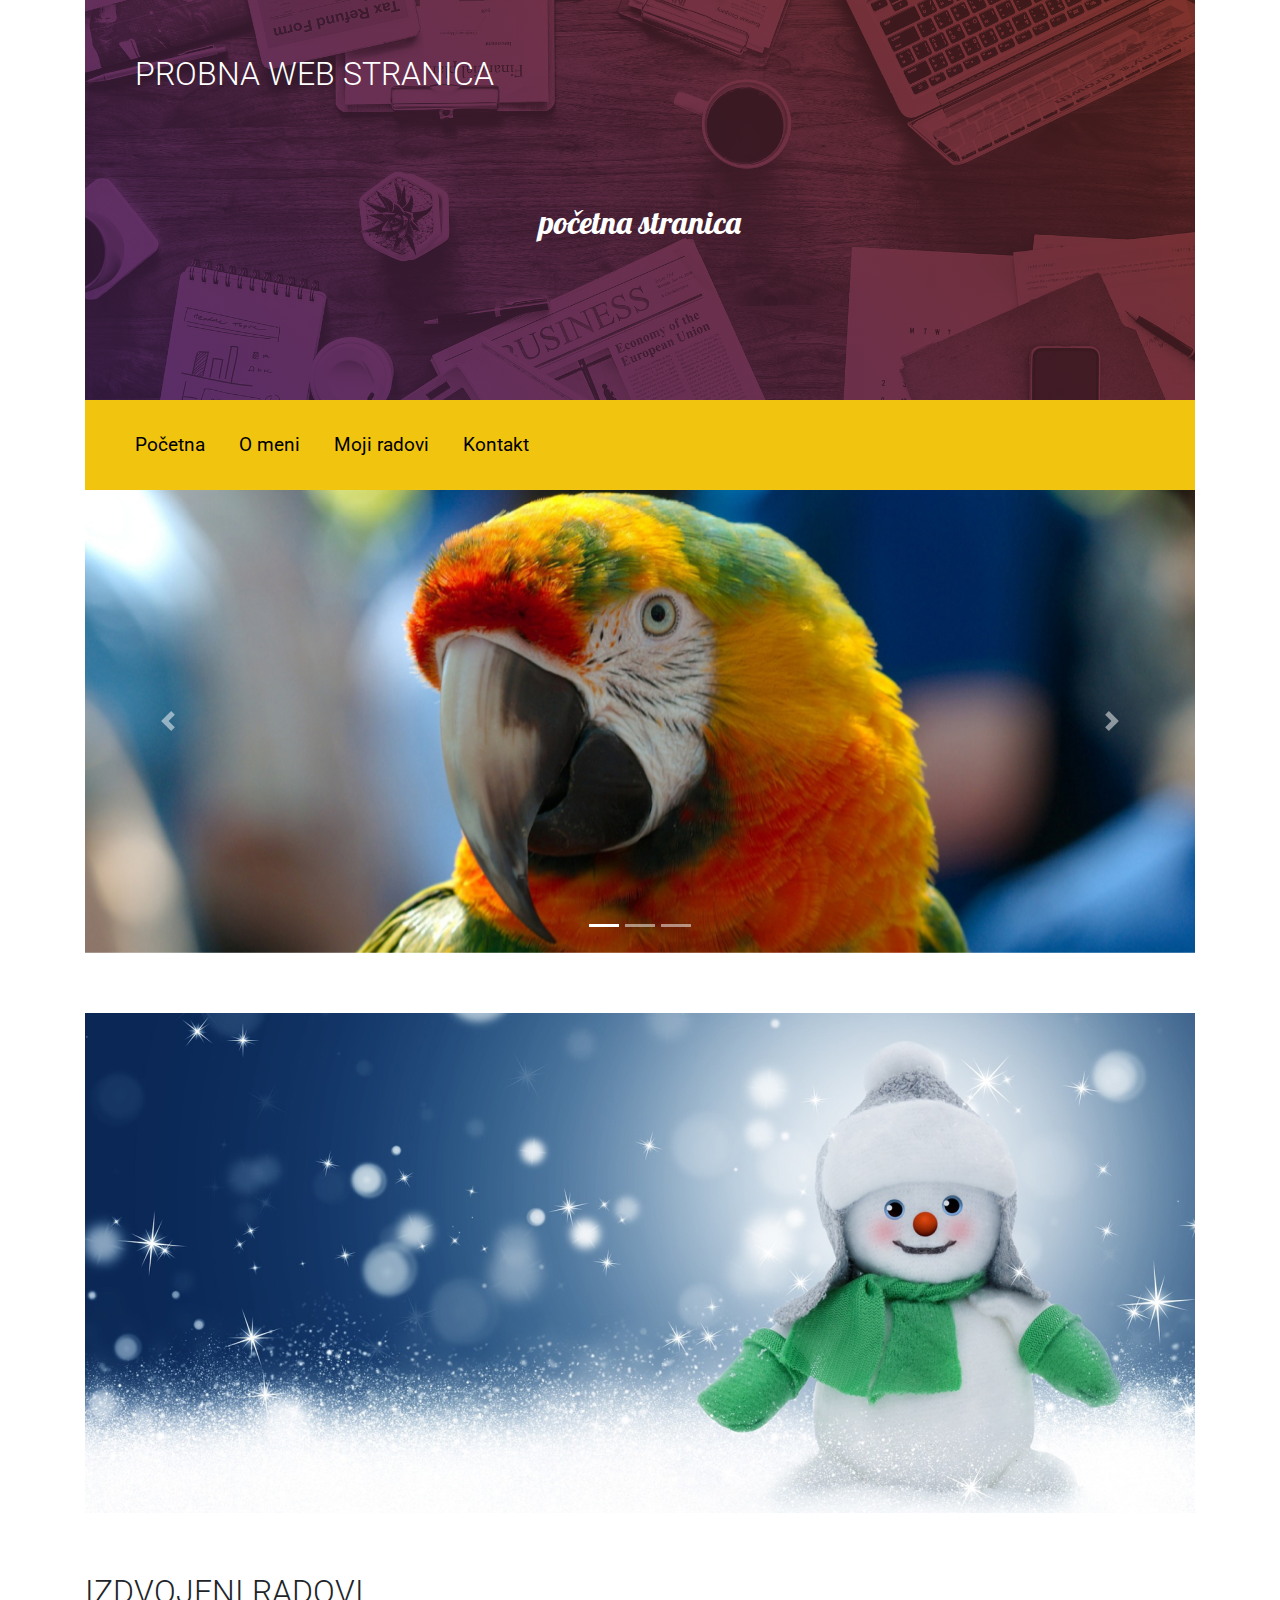
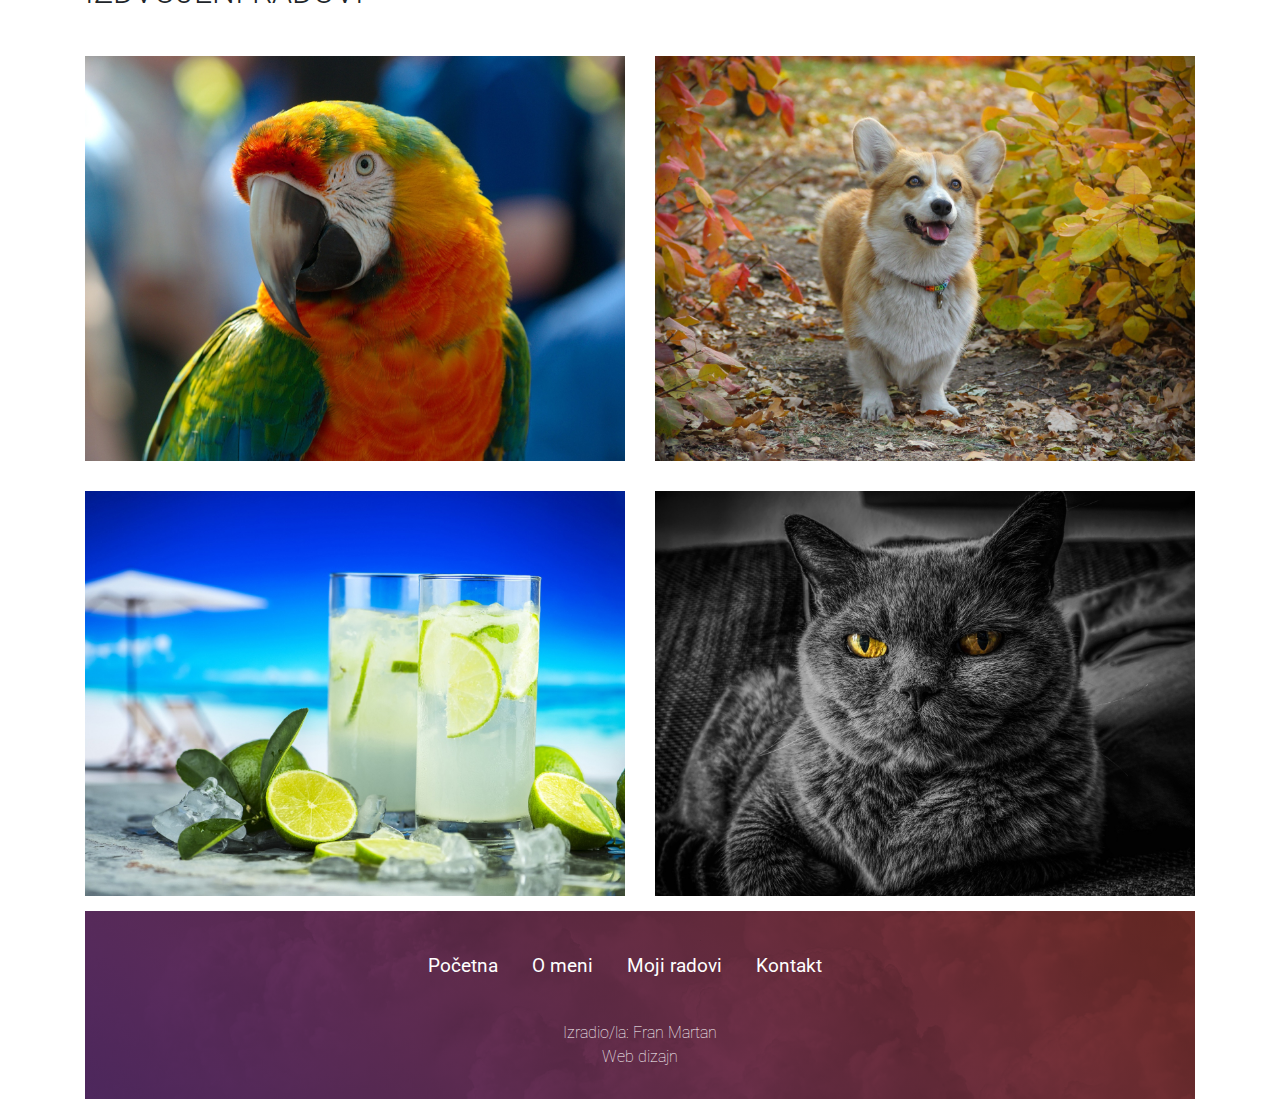
<file: FranMartan_Webstranica2/index.html>
<!doctype html>
<html lang="hr">
  <head>
    <meta charset="utf-8">
    <meta name="viewport" content="width=device-width, initial-scale=1, shrink-to-fit=no">
    <link rel="stylesheet" href="https://cdnjs.cloudflare.com/ajax/libs/font-awesome/5.11.2/css/all.css">
    <link href="https://fonts.googleapis.com/css2?family=Lobster&family=Roboto:wght@300;400;500&display=swap" rel="stylesheet">
    <link rel="stylesheet" href="bootstrap/bootstrap.min.css">
    <link rel="stylesheet" href="lightbox/css/lightbox.css">
    <link rel="stylesheet" href="vegas/vegas.min.css">
    <link rel="stylesheet" href="style.css">     
    <title>Probna Web stranica</title>
  </head>
  <body>
    
    <div class="container">
      <div class="row">
        <div class="col">
          <div class="header">
            <a href="index.html">Probna Web stranica</a>
            <p>Početna stranica</p>
          </div>
        </div>
      </div>

      <div class="row">
        <div class="col">
          <div class="navigacija">
            <div class="hamburger">
              <span class="fas fa-bars"></span>
            </div>
            <ul>
              <li><a href="index.html">Početna</a></li>
              <li><a href="o_meni.html">O meni</a></li>
              <li><a href="moji_radovi.html">Moji radovi</a></li>
              <li><a href="kontakt.html">Kontakt</a></li>
            </ul>
          </div>
        </div>
      </div>

      <div id="carouselExampleIndicators" class="carousel slide" data-ride="carousel">
        <ol class="carousel-indicators">
          <li data-target="#carouselExampleIndicators" data-slide-to="0" class="active"></li>
          <li data-target="#carouselExampleIndicators" data-slide-to="1"></li>
          <li data-target="#carouselExampleIndicators" data-slide-to="2"></li>
        </ol>
        <div class="carousel-inner">
          <div class="carousel-item active">
            <img src="img/slider_01.jpg" class="d-block w-100" alt="...">
          </div>
          <div class="carousel-item">
            <img src="img/slider_03.jpg" class="d-block w-100" alt="...">
          </div>
          <div class="carousel-item">
            <img src="img/slider_03.jpg" class="d-block w-100" alt="...">
          </div>
        </div>
        <a class="carousel-control-prev" href="#carouselExampleIndicators" role="button" data-slide="prev">
          <span class="carousel-control-prev-icon" aria-hidden="true"></span>
          <span class="sr-only">Previous</span>
        </a>
        <a class="carousel-control-next" href="#carouselExampleIndicators" role="button" data-slide="next">
          <span class="carousel-control-next-icon" aria-hidden="true"></span>
          <span class="sr-only">Next</span>
        </a>
      </div>

      <div class="row">
        <div class="col-12">
          <div class="vegas-slider"></div>
        </div>
      </div>

      <div class="row galerija">
        <div class="col-12">
          <h1>Izdvojeni radovi</h1>
        </div>

        <div class="col-md-6 slika">
          <div class="maska">
            <p>
              <a href="img/slika1_velika.jpg" data-lightbox="izdvojeni-radovi" class="naziv-rada">Naziv rada</a>
              <a href="#" class="kategorija">Kategorija rada</a>
            </p>
          </div>
          <img src="img/slika1_mala.jpg" class="img-fluid" alt="">
        </div>

        <div class="col-md-6 slika">
          <div class="maska">
            <p>
              <a href="img/slika2_velika.jpg" data-lightbox="izdvojeni-radovi" class="naziv-rada">Naziv rada</a>
              <a href="#" class="kategorija">Kategorija rada</a>
            </p>
          </div>
          <img src="img/slika2_mala.jpg" class="img-fluid" alt="">
        </div>

        <div class="col-md-6 slika">
          <div class="maska">
            <p>
              <a href="img/slika3_velika.jpg" data-lightbox="izdvojeni-radovi" class="naziv-rada">Naziv rada</a>
              <a href="#" class="kategorija">Kategorija rada</a>
            </p>
          </div>
          <img src="img/slika3_mala.jpg" class="img-fluid" alt="">
        </div>

        <div class="col-md-6 slika">
          <div class="maska">
            <p>
              <a href="img/slika4_velika.jpg" data-lightbox="izdvojeni-radovi" class="naziv-rada">Naziv rada</a>
              <a href="#" class="kategorija">Kategorija rada</a>
            </p>
          </div>
          <img src="img/slika4_mala.jpg" class="img-fluid" alt="">
        </div>       
      </div>

      <div class="row">
        <div class="col">
          <div class="footer">
            <ul>
              <li><a href="index.html">Početna</a></li>
              <li><a href="o_meni.html">O meni</a></li>
              <li><a href="moji_radovi.html">Moji radovi</a></li>
              <li><a href="kontakt.html">Kontakt</a></li>
            </ul>
            <p>Izradio/la: Fran Martan<br>Web dizajn</p>
          </div>
        </div>
      </div>    
    </div>

    <script src="bootstrap/jquery-3.5.1.min.js"></script>
    <script src="bootstrap/bootstrap.bundle.min.js"></script>
    <script src="lightbox/js/lightbox.js"></script>
    <script src="vegas/vegas.min.js"></script>
    <script type="text/javascript">
      $('.hamburger').click(
        function() {
          $('.navigacija ul').slideToggle();
        }
      );

      $(".vegas-slider").vegas({
    slides: [
        { src: "img/vegas_01.jpg" },
        { src: "img/vegas_02.jpg" },
        { src: "img/vegas_03.jpg" }
      ],
      transition: 'swirlRight',
      timer: false,
      delay: 3000
      });
    </script>

  </body>
</html>
</file>
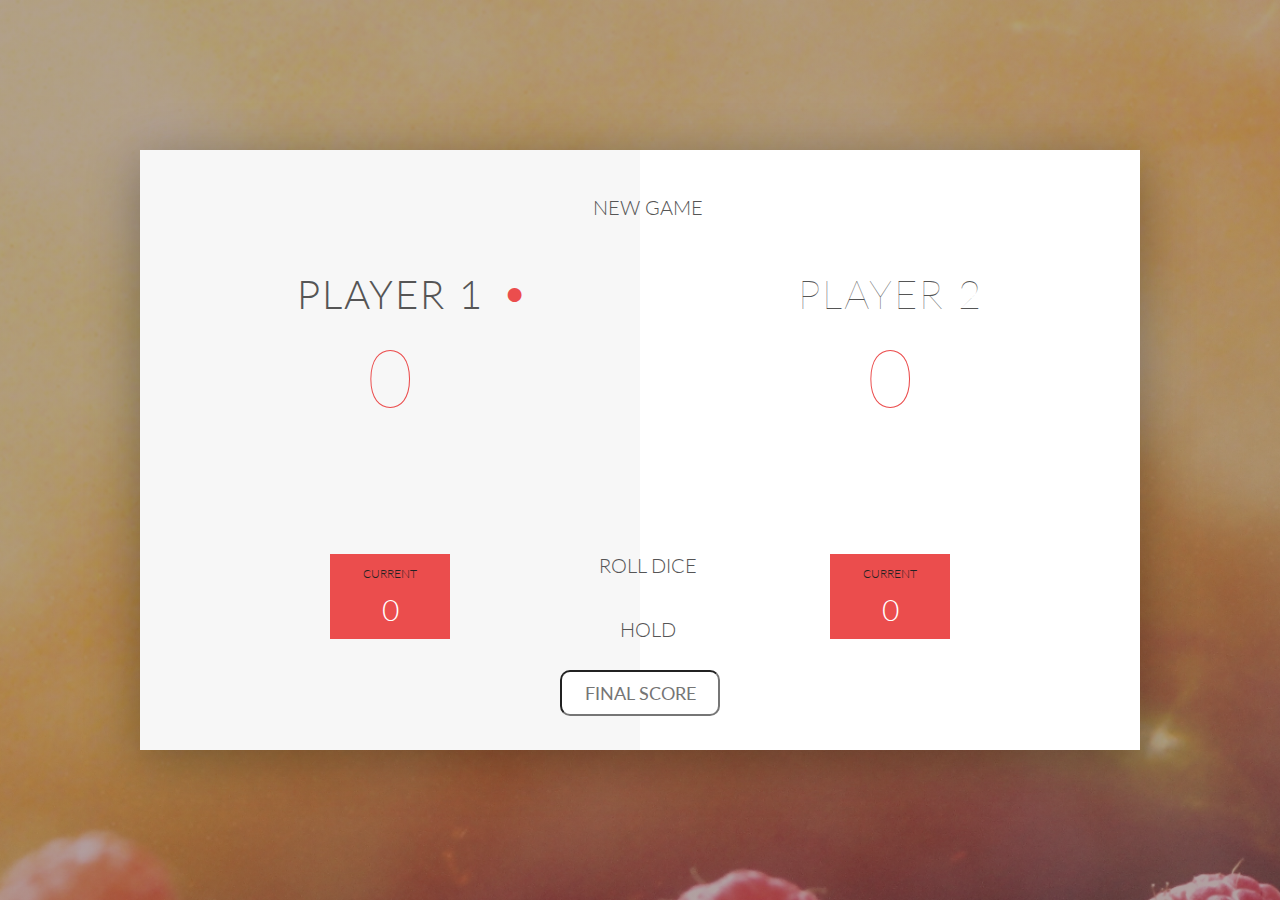
<file: Vjezba_PigGame_FranMartan/index.html>
<!DOCTYPE html>
<html lang="en">
    <head>
        <meta charset="UTF-8">
        <link href="https://fonts.googleapis.com/css?family=Lato:100,300,600" rel="stylesheet" type="text/css">
        <link href="http://code.ionicframework.com/ionicons/2.0.1/css/ionicons.min.css" rel="stylesheet" type="text/css">
        <link type="text/css" rel="stylesheet" href="style.css">
        
        <title>Pig Game</title>
    </head>

    <body>
        <div class="wrapper clearfix">
            <div class="player-0-panel active">
                <div class="player-name" id="name-0">Player 1</div>
                <div class="player-score" id="score-0">43</div>
                <div class="player-current-box">
                    <div class="player-current-label">Current</div>
                    <div class="player-current-score" id="current-0">11</div>
                </div>
            </div>
            
            <div class="player-1-panel">
                <div class="player-name" id="name-1">Player 2</div>
                <div class="player-score" id="score-1">72</div>
                <div class="player-current-box">
                    <div class="player-current-label">Current</div>
                    <div class="player-current-score" id="current-1">0</div>
                </div>
            </div>
            
            <button class="btn-new"><i class="ion-ios-plus-outline"></i>New game</button>
            <button class="btn-roll"><i class="ion-ios-loop"></i>Roll dice</button>
            <button class="btn-hold"><i class="ion-ios-download-outline"></i>Hold</button>
            
            <input type="text" placeholder="Final score" class="final-score">
            
            <img src="dice-5.png" alt="Dice" class="dice" id="dice-1">
            <img src="dice-5.png" alt="Dice" class="dice" id="dice-2">
        </div>
        
            <script src="challenges.js"></script>
    </body>
</html>
</file>
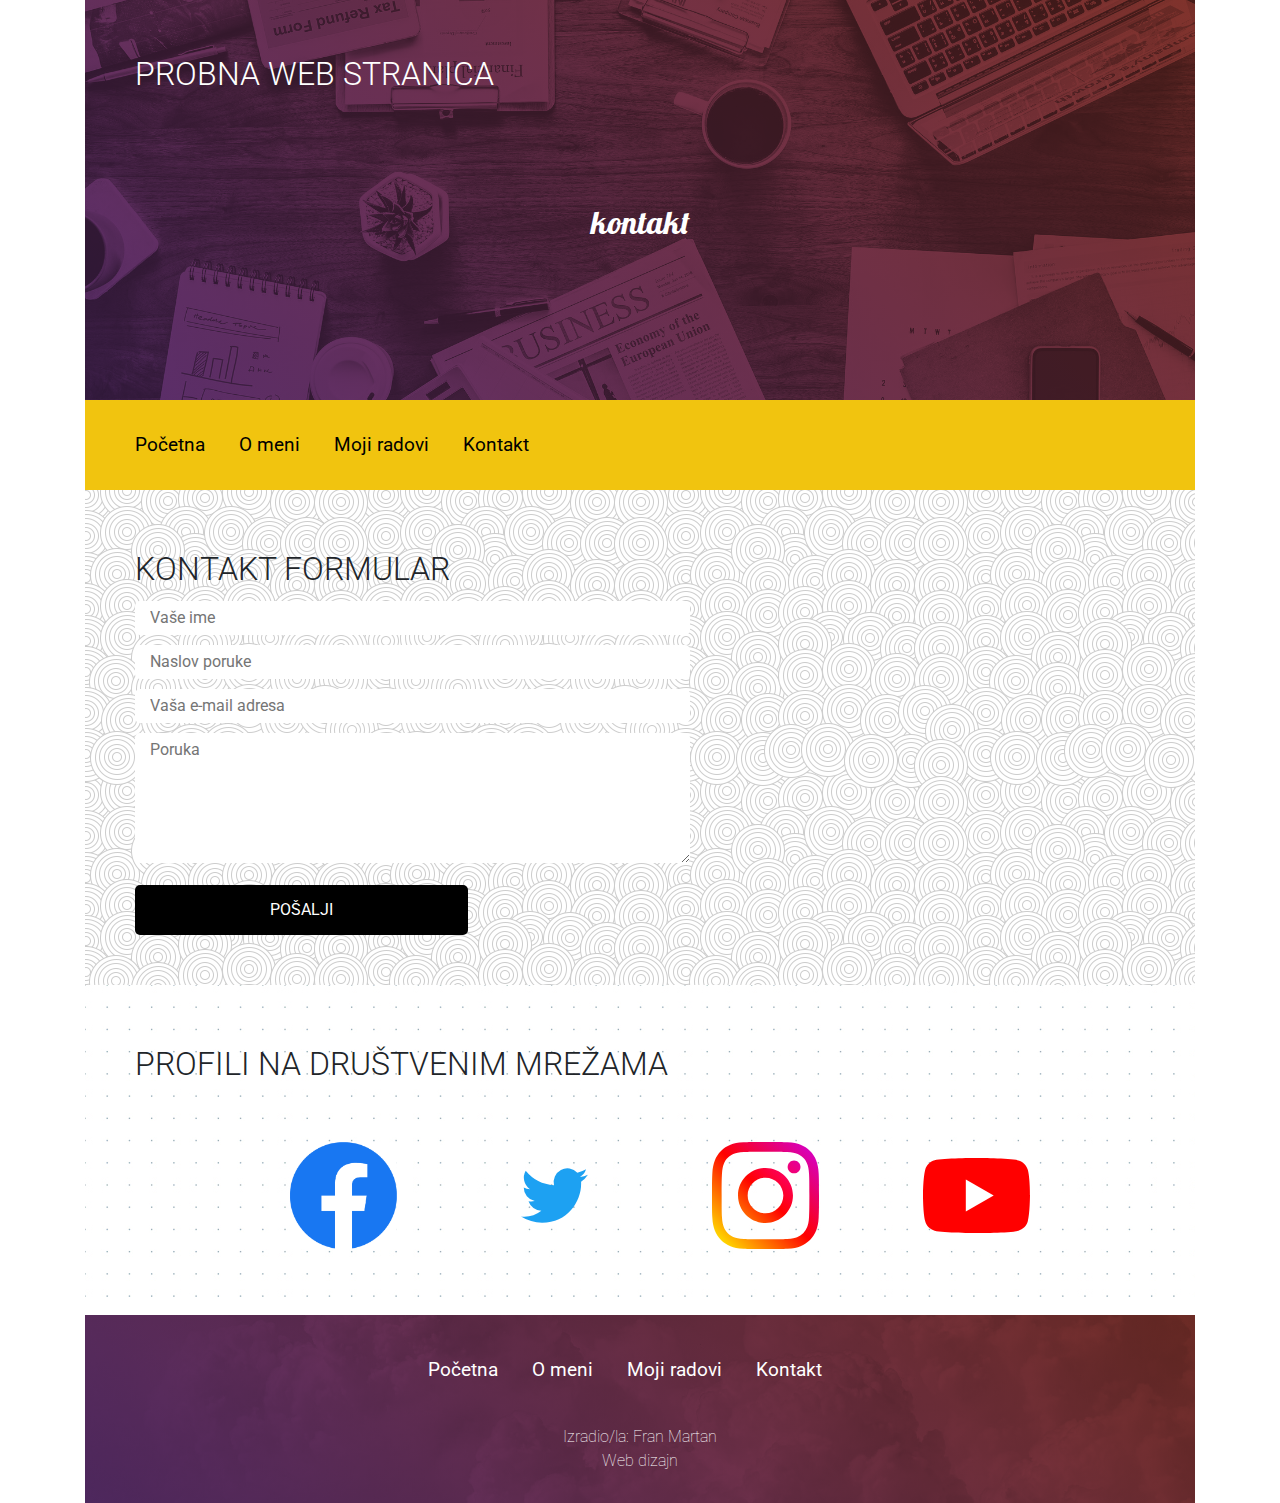
<file: FranMartan_Webstranica2/kontakt.html>
<!doctype html>
<html lang="hr">
  <head>
    <meta charset="utf-8">
    <meta name="viewport" content="width=device-width, initial-scale=1, shrink-to-fit=no">
    <link rel="stylesheet" href="https://cdnjs.cloudflare.com/ajax/libs/font-awesome/5.11.2/css/all.css">
    <link href="https://fonts.googleapis.com/css2?family=Lobster&family=Roboto:wght@300;400;500&display=swap" rel="stylesheet">
    <link rel="stylesheet" href="bootstrap/bootstrap.min.css">
    <link rel="stylesheet" href="lightbox/css/lightbox.css">
    <link rel="stylesheet" href="style.css">     
    <title>Kontakt</title>
  </head>
  <body>
    
    <div class="container">
      <div class="row">
        <div class="col">
          <div class="header">
            <a href="index.html">Probna Web stranica</a>
            <p>Kontakt</p>
          </div>
        </div>
      </div>

      <div class="row">
        <div class="col">
          <div class="navigacija">
            <div class="hamburger">
              <span class="fas fa-bars"></span>
            </div>
            <ul>
              <li><a href="index.html">Početna</a></li>
              <li><a href="o_meni.html">O meni</a></li>
              <li><a href="moji_radovi.html">Moji radovi</a></li>
              <li><a href="kontakt.html">Kontakt</a></li>
            </ul>
          </div>
        </div>
      </div>

      <div class="formular">
          <h1>Kontakt formular</h1>
            <form>
                <input type="text" id="ime" name="ime" placeholder="Vaše ime"></br>
                <input type="text" id="naslov" name="naslov" placeholder="Naslov poruke"></br>
                <input type="email" id="mail" name="mail" placeholder="Vaša e-mail adresa"></br>
                <textarea id="poruka" name="poruka" placeholder="Poruka" rows="5" cols="30"></textarea> </br>
                <input type="submit" value="Pošalji">
            </form>
      </div>
      
      <div class="profili">
          <h1>Profili na društvenim mrežama</h1>
          <ul>
              <li><a href="#"><img src="img/f_logo_RGB-Blue.svg"></a></li>
              <li><a href="#"><img src="img/Twitter_Logo_Blue.svg"></a></li>
              <li><a href="#"><img src="img/instagram.svg"></a></li>
              <li><a href="#"><img src="img/youtube.svg"></a></li>
          </ul>
      </div>

      <div class="row">
        <div class="col">
          <div class="footer">
            <ul>
              <li><a href="index.html">Početna</a></li>
              <li><a href="o_meni.html">O meni</a></li>
              <li><a href="moji_radovi.html">Moji radovi</a></li>
              <li><a href="kontakt.html">Kontakt</a></li>
            </ul>
            <p>Izradio/la: Fran Martan<br>Web dizajn</p>
          </div>
        </div>
      </div>    
    </div>

    <script src="bootstrap/jquery-3.5.1.min.js"></script>
    <script src="bootstrap/bootstrap.bundle.min.js"></script>
    <script src="lightbox/js/lightbox.js"></script>
    <script type="text/javascript">
      $('.hamburger').click(
        function() {
          $('.navigacija ul').slideToggle();
        }
      );
    </script>

  </body>
</html>
</file>
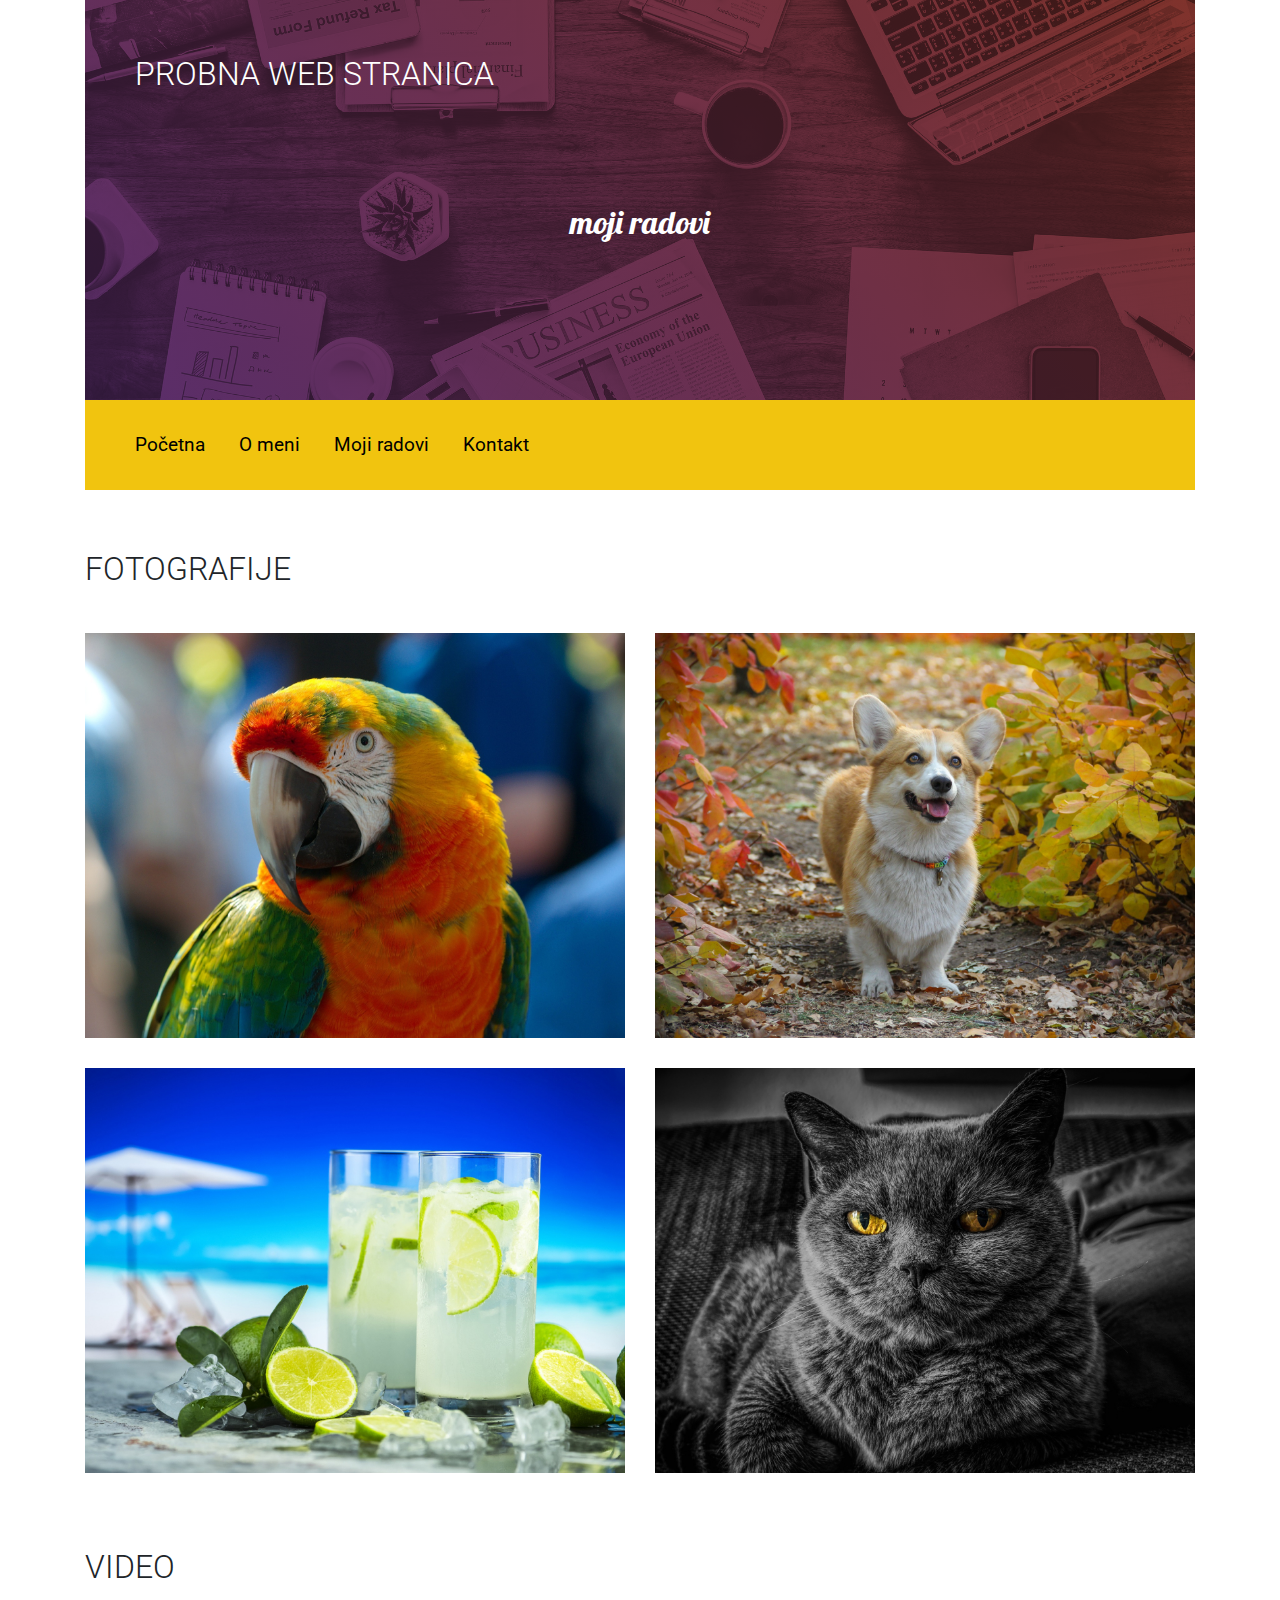
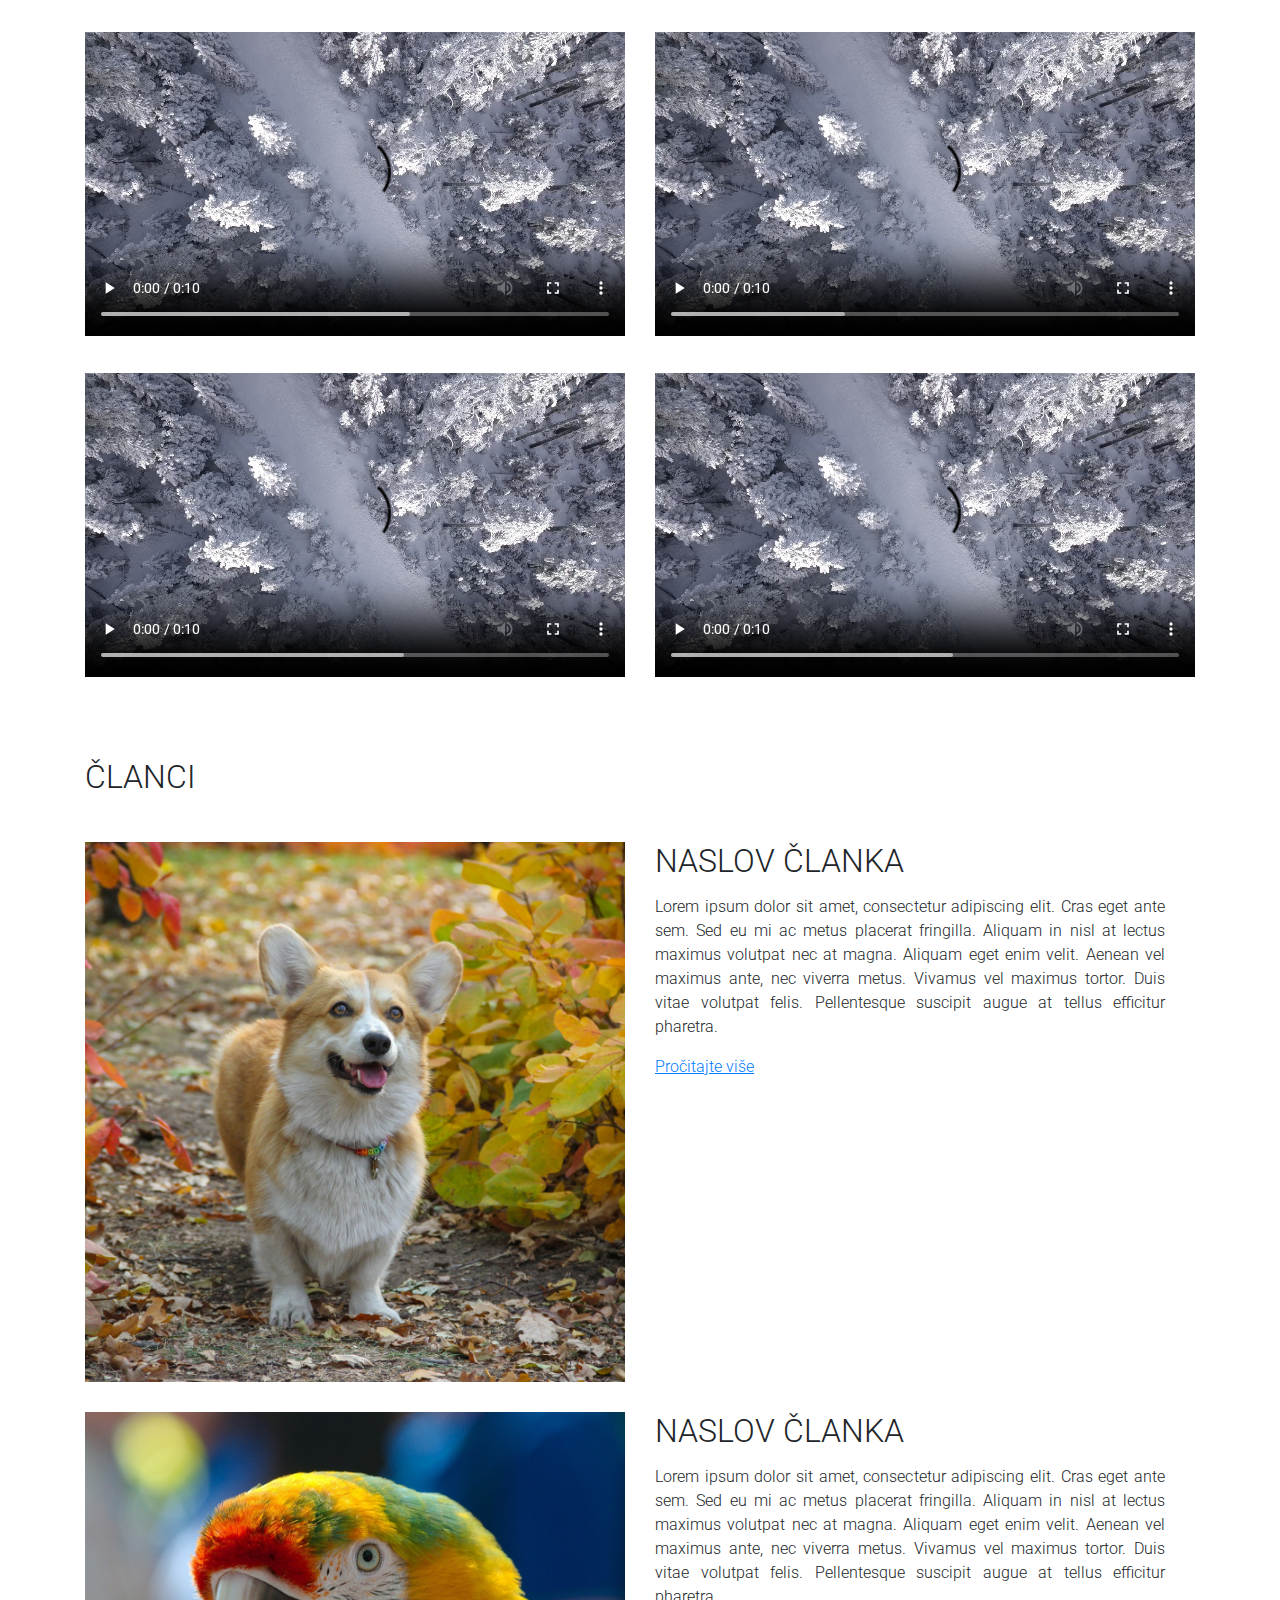
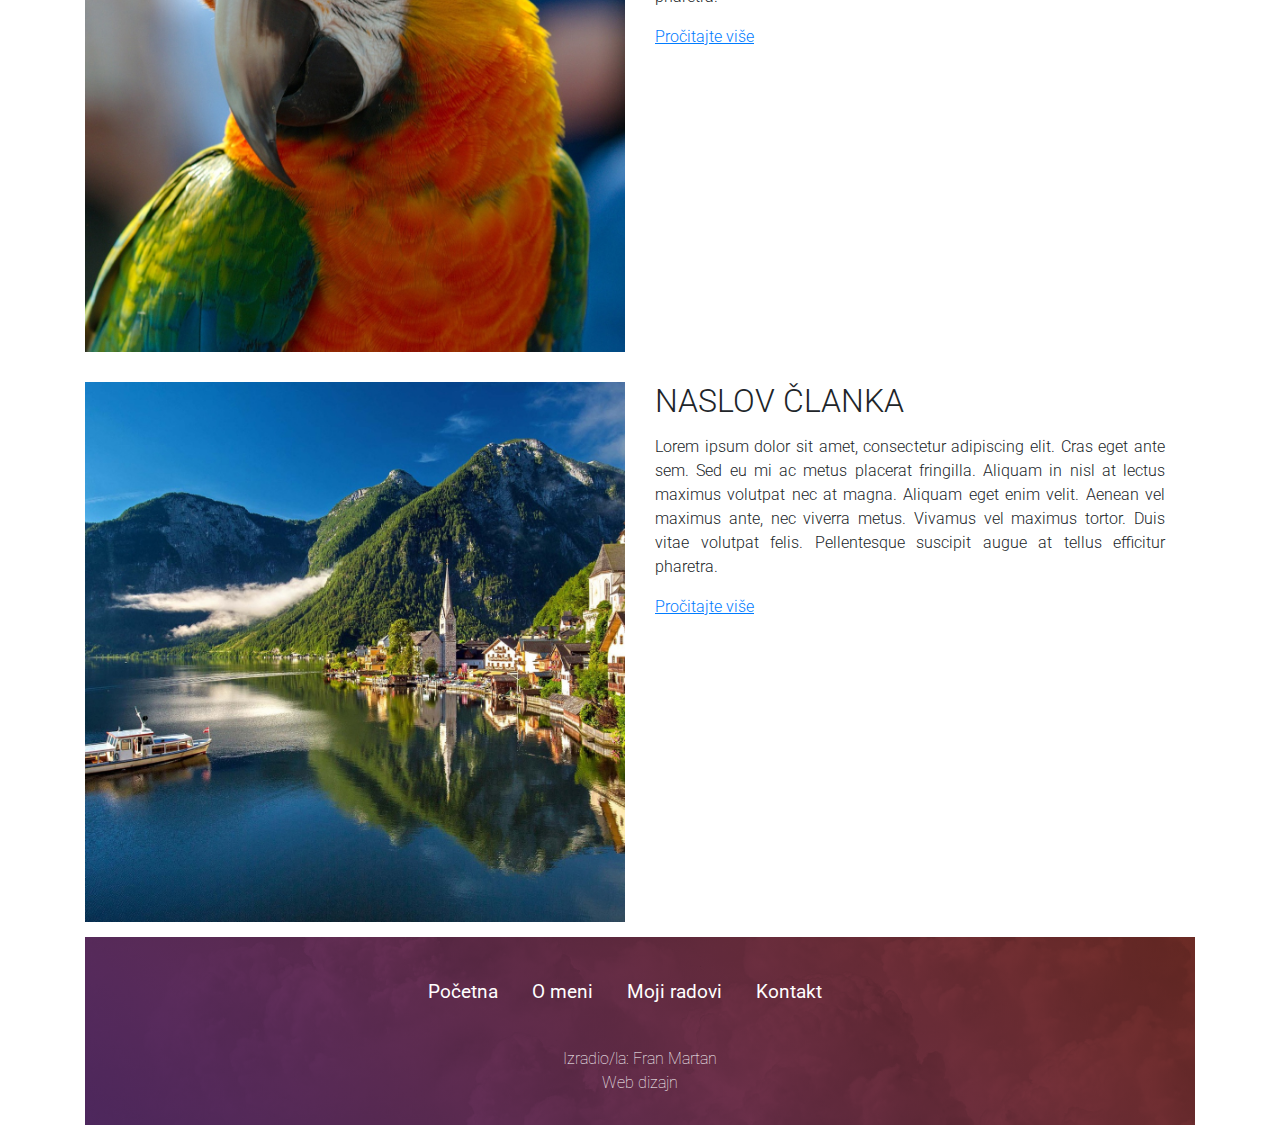
<file: FranMartan_Webstranica2/moji_radovi.html>
<!doctype html>
<html lang="hr">
  <head>
    <meta charset="utf-8">
    <meta name="viewport" content="width=device-width, initial-scale=1, shrink-to-fit=no">
    <link rel="stylesheet" href="https://cdnjs.cloudflare.com/ajax/libs/font-awesome/5.11.2/css/all.css">
    <link href="https://fonts.googleapis.com/css2?family=Lobster&family=Roboto:wght@300;400;500&display=swap" rel="stylesheet">
    <link rel="stylesheet" href="bootstrap/bootstrap.min.css">
    <link rel="stylesheet" href="lightbox/css/lightbox.css">
    <link rel="stylesheet" href="style.css">     
    <title>Moj portfolio</title>
  </head>
  <body>
    
    <div class="container">
      <div class="row">
        <div class="col">
          <div class="header">
            <a href="index.html">Probna Web Stranica</a>
            <p>Moji radovi</p>
          </div>
        </div>
      </div>

      <div class="row">
        <div class="col">
          <div class="navigacija">
            <div class="hamburger">
              <span class="fas fa-bars"></span>
            </div>
            <ul>
              <li><a href="index.html">Početna</a></li>
              <li><a href="o_meni.html">O meni</a></li>
              <li><a href="moji_radovi.html">Moji radovi</a></li>
              <li><a href="kontakt.html">Kontakt</a></li>
            </ul>
          </div>
        </div>
      </div>

      <div class="row galerija">
        <div class="col-12">
          <h1>Fotografije</h1>
        </div>

        <div class="col-md-6 slika">
          <div class="maska">
            <p>
              <a href="img/slika1_velika.jpg" data-lightbox="izdvojeni-radovi" class="naziv-rada">Naziv rada</a>
              <a href="#" class="kategorija">Kategorija rada</a>
            </p>
          </div>
          <img src="img/slika1_mala.jpg" class="img-fluid" alt="">
        </div>

        <div class="col-md-6 slika">
          <div class="maska">
            <p>
              <a href="img/slika2_velika.jpg" data-lightbox="izdvojeni-radovi" class="naziv-rada">Naziv rada</a>
              <a href="#" class="kategorija">Kategorija rada</a>
            </p>
          </div>
          <img src="img/slika2_mala.jpg" class="img-fluid" alt="">
        </div>

        <div class="col-md-6 slika">
          <div class="maska">
            <p>
              <a href="img/slika3_velika.jpg" data-lightbox="izdvojeni-radovi" class="naziv-rada">Naziv rada</a>
              <a href="#" class="kategorija">Kategorija rada</a>
            </p>
          </div>
          <img src="img/slika3_mala.jpg" class="img-fluid" alt="">
        </div>

        <div class="col-md-6 slika">
          <div class="maska">
            <p>
              <a href="img/slika4_velika.jpg" data-lightbox="izdvojeni-radovi" class="naziv-rada">Naziv rada</a>
              <a href="#" class="kategorija">Kategorija rada</a>
            </p>
          </div>
          <img src="img/slika4_mala.jpg" class="img-fluid" alt="">
        </div>       
      </div>

      <div class="row galerija">
        <div class="col-12">
          <h1>Video</h1>
        </div>

        <div class="col-md-6 video">
            <video width="100%" controls>
                <source src="video/movie.mp4" type="video/mp4">
            </video>
        </div>
        <div class="col-md-6 video">
            <video width="100%" controls>
                <source src="video/movie.mp4" type="video/mp4">
            </video>
        </div>
        <div class="col-md-6 video">
            <video width="100%" controls>
                <source src="video/movie.mp4" type="video/mp4">
            </video>
        </div>
        <div class="col-md-6 video">
            <video width="100%" controls>
                <source src="video/movie.mp4" type="video/mp4">
            </video>
        </div>
   
      </div>

      <div class="row galerija">
        <div class="col-12">
          <h1>Članci</h1>
        </div>

        <div class="col-md-6 slika">
          <img src="img/clanak01.jpg" class="img-fluid" alt="">
        </div>
        <div class="col-md-6 tekst">
          <h1>Naslov članka</h1>
          <p>Lorem ipsum dolor sit amet, consectetur adipiscing elit. Cras eget ante sem. Sed eu mi ac metus placerat fringilla. Aliquam in nisl at lectus maximus volutpat nec at magna. Aliquam eget enim velit. Aenean vel maximus ante, nec viverra metus. Vivamus vel maximus tortor. Duis vitae volutpat felis. Pellentesque suscipit augue at tellus efficitur pharetra.</p>
          <a href="#">Pročitajte više</a>
        </div>
        <div class="col-md-6 slika">
          <img src="img/clanak02.jpg" class="img-fluid" alt="">
        </div>
        <div class="col-md-6 tekst">
          <h1>Naslov članka</h1>
          <p>Lorem ipsum dolor sit amet, consectetur adipiscing elit. Cras eget ante sem. Sed eu mi ac metus placerat fringilla. Aliquam in nisl at lectus maximus volutpat nec at magna. Aliquam eget enim velit. Aenean vel maximus ante, nec viverra metus. Vivamus vel maximus tortor. Duis vitae volutpat felis. Pellentesque suscipit augue at tellus efficitur pharetra.</p>
          <a href="#">Pročitajte više</a>
        </div>
        <div class="col-md-6 slika">
          <img src="img/clanak03.jpg" class="img-fluid" alt="">
        </div>
        <div class="col-md-6 tekst">
          <h1>Naslov članka</h1>
          <p>Lorem ipsum dolor sit amet, consectetur adipiscing elit. Cras eget ante sem. Sed eu mi ac metus placerat fringilla. Aliquam in nisl at lectus maximus volutpat nec at magna. Aliquam eget enim velit. Aenean vel maximus ante, nec viverra metus. Vivamus vel maximus tortor. Duis vitae volutpat felis. Pellentesque suscipit augue at tellus efficitur pharetra.</p>
          <a href="#">Pročitajte više</a>
        </div>

      </div>

      <div class="row">
        <div class="col">
          <div class="footer">
            <ul>
              <li><a href="index.html">Početna</a></li>
              <li><a href="o_meni.html">O meni</a></li>
              <li><a href="moji_radovi.html">Moji radovi</a></li>
              <li><a href="kontakt.html">Kontakt</a></li>
            </ul>
            <p>Izradio/la: Fran Martan<br>Web dizajn</p>
          </div>
        </div>
      </div>    
    </div>

    <script src="bootstrap/jquery-3.5.1.min.js"></script>
    <script src="bootstrap/bootstrap.bundle.min.js"></script>
    <script src="lightbox/js/lightbox.js"></script>
    <script type="text/javascript">
      $('.hamburger').click(
        function() {
          $('.navigacija ul').slideToggle();
        }
      );
    </script>

  </body>
</html>
</file>
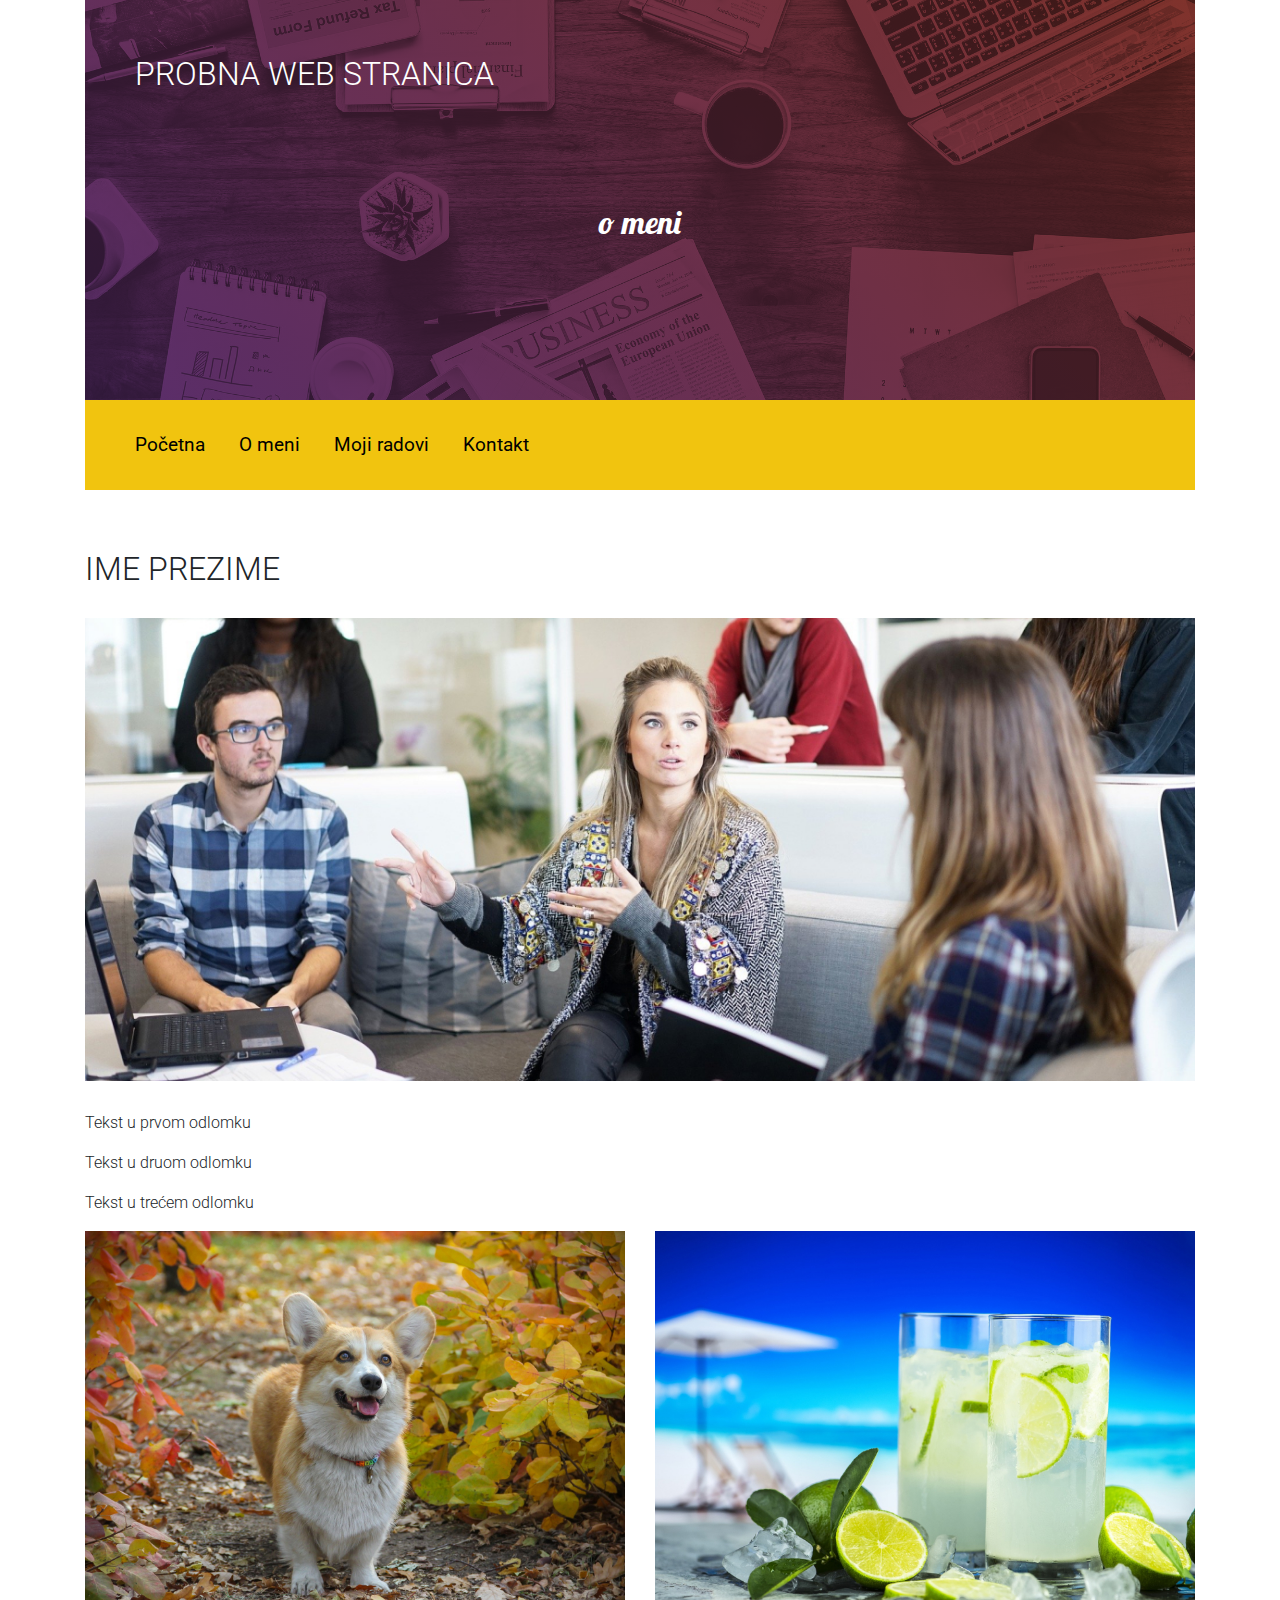
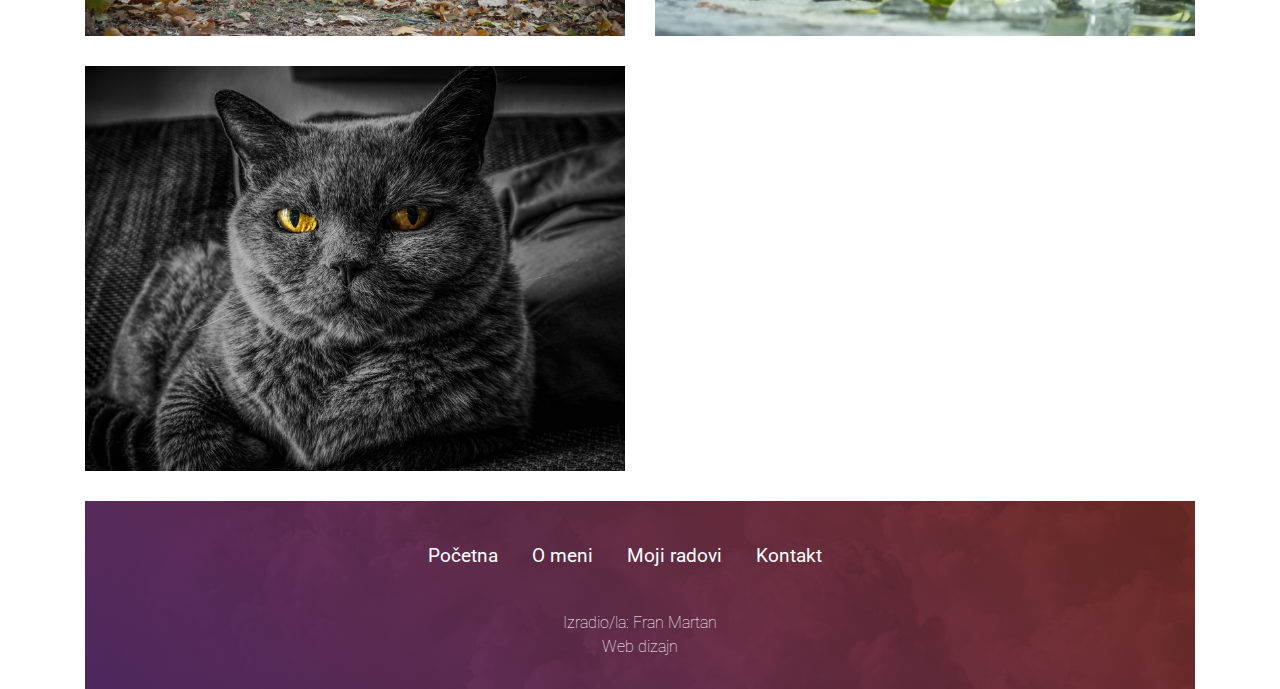
<file: FranMartan_Webstranica2/o_meni.html>
<!doctype html>
<html lang="hr">
  <head>
    <meta charset="utf-8">
    <meta name="viewport" content="width=device-width, initial-scale=1, shrink-to-fit=no">
    <link rel="stylesheet" href="https://cdnjs.cloudflare.com/ajax/libs/font-awesome/5.11.2/css/all.css">
    <link href="https://fonts.googleapis.com/css2?family=Lobster&family=Roboto:wght@300;400;500&display=swap" rel="stylesheet">
    <link rel="stylesheet" href="bootstrap/bootstrap.min.css">
    <link rel="stylesheet" href="lightbox/css/lightbox.css">
    <link rel="stylesheet" href="style.css">     
    <title>Moj portfolio</title>
  </head>
  <body>
    
    <div class="container">
      <div class="row">
        <div class="col">
          <div class="header">
            <a href="index.html">Probna Web Stranica</a>
            <p>O meni</p>
          </div>
        </div>
      </div>

      <div class="row">
        <div class="col">
          <div class="navigacija">
            <div class="hamburger">
              <span class="fas fa-bars"></span>
            </div>
            <ul>
              <li><a href="index.html">Početna</a></li>
              <li><a href="o_meni.html">O meni</a></li>
              <li><a href="moji_radovi.html">Moji radovi</a></li>
              <li><a href="kontakt.html">Kontakt</a></li>
            </ul>
          </div>
        </div>
      </div>

      <div class="row o_meni">
        <div class="col-12">
          <h1>Ime Prezime</h1>
        </div>

        <div class="col-12 slika">
          <img src="img/o-meni.jpg" class="img-fluid" alt="">
        </div>

        <div class="col-12">
            <p>Tekst u prvom odlomku</p>
            <p>Tekst u druom odlomku</p>
            <p>Tekst u trećem odlomku</p>
        </div>

        <div class="col-md-6 slika">
          <div class="maska">
            <p>
              <a href="img/slika2_velika.jpg" data-lightbox="izdvojeni-radovi" class="naziv-rada">Naziv rada</a>
              <a href="#" class="kategorija">Kategorija rada</a>
            </p>
          </div>
          <img src="img/slika2_mala.jpg" class="img-fluid" alt="">
        </div>

        <div class="col-md-6 slika">
          <div class="maska">
            <p>
              <a href="img/slika3_velika.jpg" data-lightbox="izdvojeni-radovi" class="naziv-rada">Naziv rada</a>
              <a href="#" class="kategorija">Kategorija rada</a>
            </p>
          </div>
          <img src="img/slika3_mala.jpg" class="img-fluid" alt="">
        </div>

        <div class="col-md-6 slika">
          <div class="maska">
            <p>
              <a href="img/slika4_velika.jpg" data-lightbox="izdvojeni-radovi" class="naziv-rada">Naziv rada</a>
              <a href="#" class="kategorija">Kategorija rada</a>
            </p>
          </div>
          <img src="img/slika4_mala.jpg" class="img-fluid" alt="">
        </div>       
      </div>

      <div class="row">
        <div class="col">
          <div class="footer">
            <ul>
              <li><a href="index.html">Početna</a></li>
              <li><a href="o_meni.html">O meni</a></li>
              <li><a href="moji_radovi.html">Moji radovi</a></li>
              <li><a href="kontakt.html">Kontakt</a></li>
            </ul>
            <p>Izradio/la: Fran Martan<br>Web dizajn</p>
          </div>
        </div>
      </div>    
    </div>

    <script src="bootstrap/jquery-3.5.1.min.js"></script>
    <script src="bootstrap/bootstrap.bundle.min.js"></script>
    <script src="lightbox/js/lightbox.js"></script>
    <script type="text/javascript">
      $('.hamburger').click(
        function() {
          $('.navigacija ul').slideToggle();
        }
      );
    </script>

  </body>
</html>
</file>
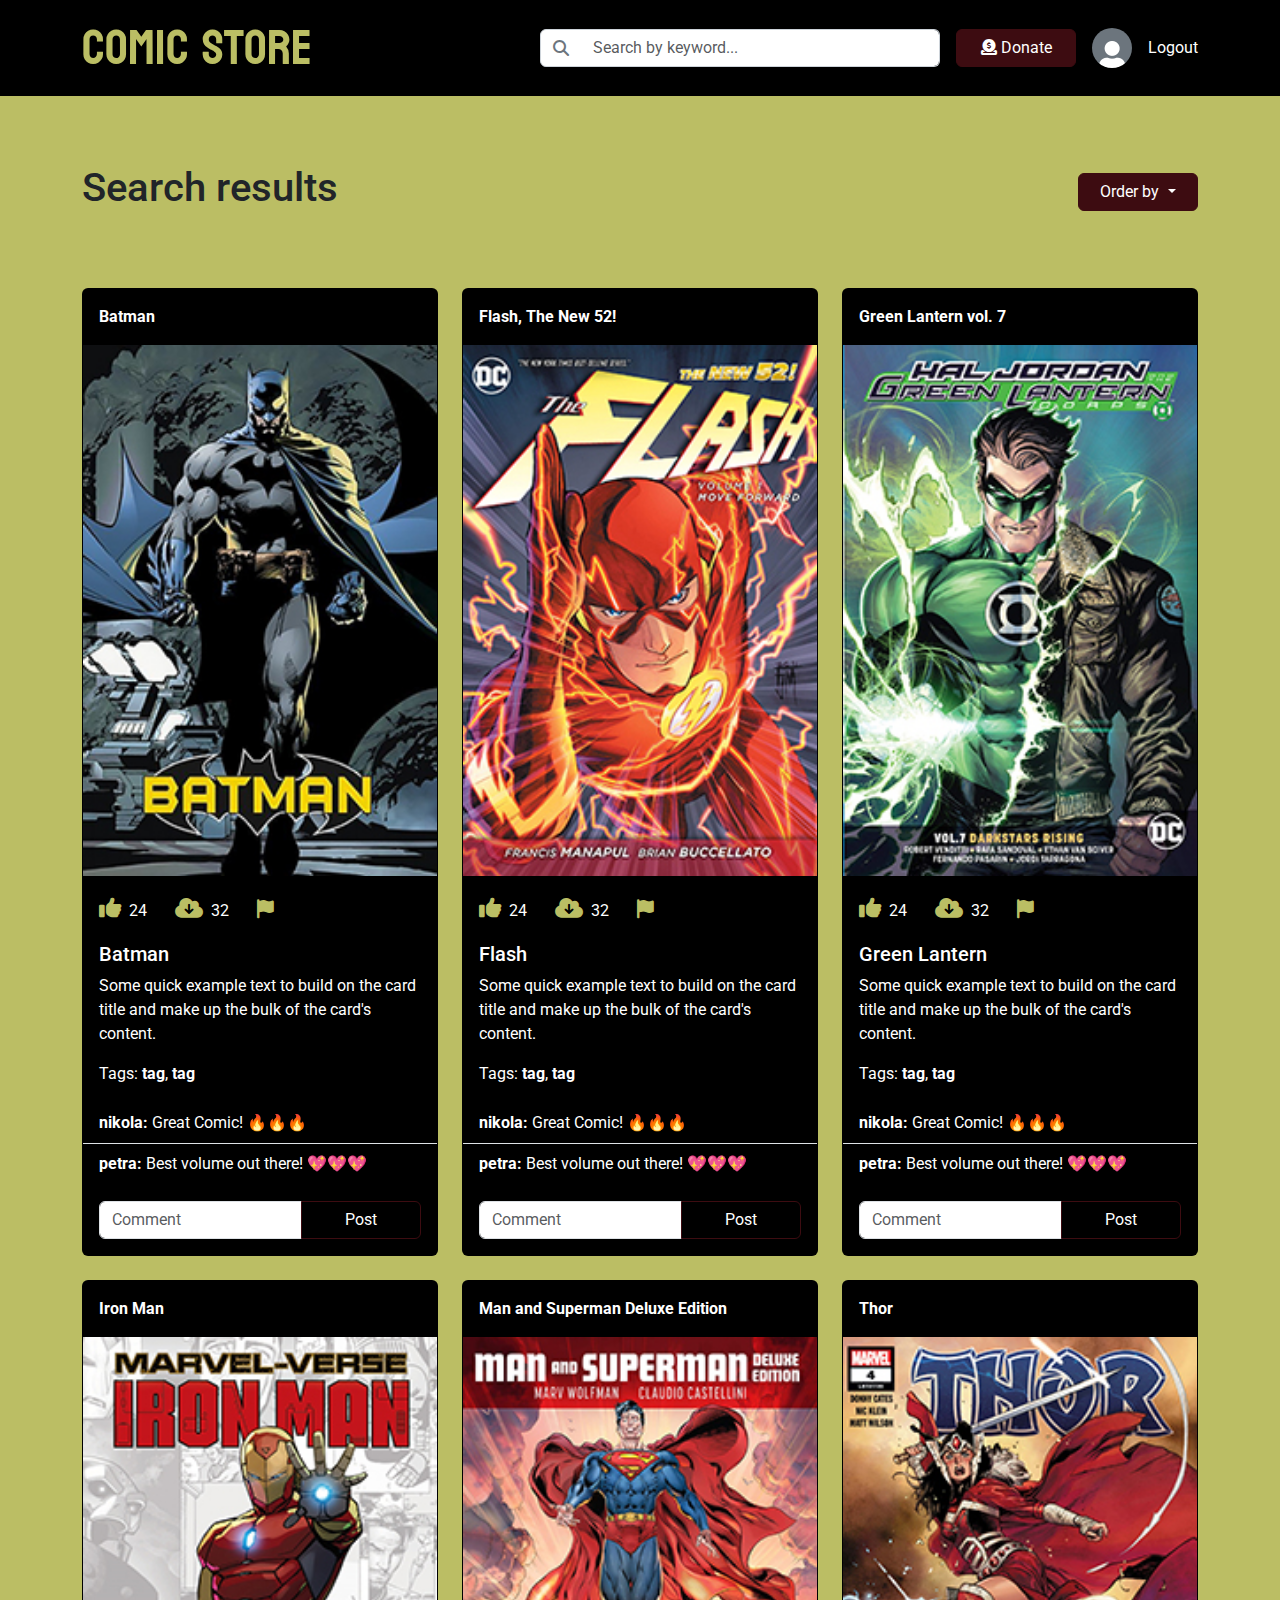
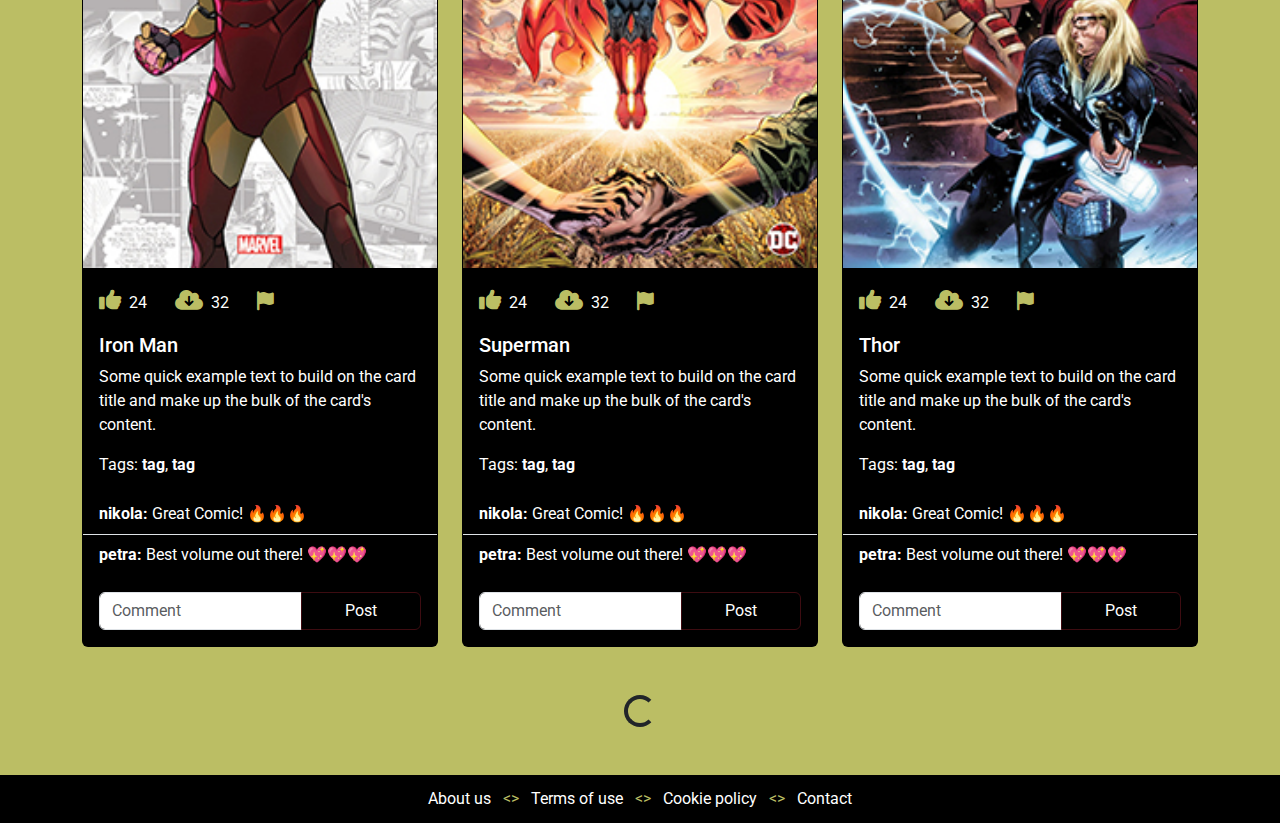
<file: projekt_frontend_FranMartan/search_results.html>
<!DOCTYPE html>
<html lang="en" class="h-100">
<head>
    <meta charset="UTF-8">
    <meta http-equiv="X-UA-Compatible" content="IE=edge">
    <meta name="viewport" content="width=device-width, initial-scale=1.0">
    <title>Search results</title>
    <link rel="stylesheet" href="https://cdnjs.cloudflare.com/ajax/libs/bootstrap/5.1.3/css/bootstrap.min.css">
    <link rel="stylesheet" href="https://cdnjs.cloudflare.com/ajax/libs/font-awesome/6.1.1/css/all.min.css">
    <link rel="stylesheet" href="https://fonts.googleapis.com/css2?family=Courgette&family=Roboto:wght@400;700&display=swap">
    <link
        href="https://fonts.googleapis.com/css2?family=Inter:wght@400;600;700&family=Koulen&family=Roboto+Mono:wght@500&display=swap"
        rel="stylesheet">
    <link rel="stylesheet" href="style.css">
</head>
<body class="h-100">
    
    <div class="d-flex flex-column" style="min-height:100%;">
        <div style="background-color: black;">            
            <a href="" class="me-auto logo d-block d-lg-none text-center mt-3" style="margin-right: auto;">comic store</a>            
            <div class="d-flex align-items-center container header" style="height: 96px;">
                <a href="index.html" class="me-auto logo d-none d-lg-block" style="margin-right: auto;">comic store</a>                
                <div class="input-group me-3">
                    <span class="input-group-text" id="inputGroup-sizing-lg">
                        <i class="fa-solid fa-magnifying-glass"></i>
                    </span>
                    <input type="text" placeholder="Search by keyword..." class="form-control" aria-label="Sizing example input" aria-describedby="inputGroup-sizing-lg">
                </div>                                
                <a href="" class="btn btn-primary me-3">
                    <i class="fa-solid fa-circle-dollar-to-slot"></i>
                    Donate
                </a>
                <a href="" class="me-3"><img src="img/avatar.png" class="avatar" width="40" height="40" alt=""></a>
                <a href="" class="btn-link">Logout</a>
            </div>
        </div>

        <div class="mb-auto container">
            <div class="subheader d-flex align-items-center">
                <h1 class="me-auto">Search results</h1>
                <div class="dropdown">
                    <a class="btn btn-secondary dropdown-toggle" href="#" role="button" id="dropdownMenuLink" data-bs-toggle="dropdown" aria-expanded="false">
                      Order by
                    </a>                  
                    <ul class="dropdown-menu" aria-labelledby="dropdownMenuLink">
                      <li><a class="dropdown-item" href="#">Alphabet</a></li>
                      <li><a class="dropdown-item" href="#">Date</a></li>
                      <li><a class="dropdown-item" href="#">Marvel</a></li>
                    <li><a class="dropdown-item" href="#">DC</a></li>
                    </ul>
                </div>
            </div>

            <div class="row">
                <div class="col-12 col-md-6 col-lg-4">
                    <div class="card mb-4">
                        <div class="card-body">
                            
                            <a href="" class="btn-link">Batman</a>
                        </div>
                        <a href=""><img src="img/batmancomic.jpg" class="card-img-top" alt=""></a>                        
                        <div class="card-body pb-0">
                            <span class="action-like me-4">
                                <a href="" class="me-2"><i class="fa-solid fa-thumbs-up"></i></a><span>24</span>
                            </span>
                            <span class="action-download me-4">
                                <a href="" class="me-2"><i class="fa-solid fa-cloud-arrow-down"></i></a><span>32</span>
                            </span>
                            <span class="action-flag">
                                <a href=""><i class="fa-solid fa-flag"></i></a>
                            </span>                          
                        </div>                        
                        <div class="card-body">
                            <h5 class="card-title">Batman</h5>
                            <p class="card-text">Some quick example text to build on the card title and make up the bulk of the card's content.</p>
                            <p class="card-text tags">Tags: <a href="">tag</a>, <a href="">tag</a></p>
                        </div>
                        <ul class="list-group list-group-flush">
                            <li class="list-group-item"><strong>nikola:</strong> Great Comic! 🔥🔥🔥</li>
                            <li class="list-group-item"><strong>petra:</strong> Best volume out there! 💖💖💖</li>
                            
                        </ul>
                        <div class="card-body">
                            <div class="input-group">
                                <input type="text" class="form-control" placeholder="Comment">
                                <button class="btn btn-outline-secondary" type="button">Post</button>
                            </div>
                        </div>
                    </div>
                </div>

                <div class="col-12 col-md-6 col-lg-4">
                    <div class="card mb-4">
                        <div class="card-body">
                            
                            <a href="" class="btn-link">Flash, The New 52!</a>
                        </div>
                        <a href=""><img src="img/flash.jpg" class="card-img-top" alt=""></a>                        
                        <div class="card-body pb-0">
                            <span class="action-like me-4">
                                <a href="" class="me-2"><i class="fa-solid fa-thumbs-up"></i></a><span>24</span>
                            </span>
                            <span class="action-download me-4">
                                <a href="" class="me-2"><i class="fa-solid fa-cloud-arrow-down"></i></a><span>32</span>
                            </span>
                            <span class="action-flag">
                                <a href=""><i class="fa-solid fa-flag"></i></a>
                            </span>                          
                        </div>                        
                        <div class="card-body">
                            <h5 class="card-title">Flash</h5>
                            <p class="card-text">Some quick example text to build on the card title and make up the bulk of the card's content.</p>
                            <p class="card-text tags">Tags: <a href="">tag</a>, <a href="">tag</a></p>
                        </div>
                        <ul class="list-group list-group-flush">
                            <li class="list-group-item"><strong>nikola:</strong> Great Comic! 🔥🔥🔥</li>
                            <li class="list-group-item"><strong>petra:</strong> Best volume out there! 💖💖💖</li>
                            
                        </ul>
                        <div class="card-body">
                            <div class="input-group">
                                <input type="text" class="form-control" placeholder="Comment">
                                <button class="btn btn-outline-secondary" type="button">Post</button>
                            </div>
                        </div>
                    </div>
                </div>

                <div class="col-12 col-md-6 col-lg-4">
                    <div class="card mb-4">
                        <div class="card-body">
                            
                            <a href="" class="btn-link">Green Lantern vol. 7</a>
                        </div>
                        <a href=""><img src="img/greenlantern.jpg" class="card-img-top" alt=""></a>                        
                        <div class="card-body pb-0">
                            <span class="action-like me-4">
                                <a href="" class="me-2"><i class="fa-solid fa-thumbs-up"></i></a><span>24</span>
                            </span>
                            <span class="action-download me-4">
                                <a href="" class="me-2"><i class="fa-solid fa-cloud-arrow-down"></i></a><span>32</span>
                            </span>
                            <span class="action-flag">
                                <a href=""><i class="fa-solid fa-flag"></i></a>
                            </span>                          
                        </div>                        
                        <div class="card-body">
                            <h5 class="card-title">Green Lantern</h5>
                            <p class="card-text">Some quick example text to build on the card title and make up the bulk of the card's content.</p>
                            <p class="card-text tags">Tags: <a href="">tag</a>, <a href="">tag</a></p>
                        </div>
                        <ul class="list-group list-group-flush">
                            <li class="list-group-item"><strong>nikola:</strong> Great Comic! 🔥🔥🔥</li>
                            <li class="list-group-item"><strong>petra:</strong> Best volume out there! 💖💖💖</li>
                            
                        </ul>
                        <div class="card-body">
                            <div class="input-group">
                                <input type="text" class="form-control" placeholder="Comment">
                                <button class="btn btn-outline-secondary" type="button">Post</button>
                            </div>
                        </div>
                    </div>
                </div>

                <div class="col-12 col-md-6 col-lg-4">
                    <div class="card mb-4">
                        <div class="card-body">
                            
                            <a href="" class="btn-link">Iron Man</a>
                        </div>
                        <a href=""><img src="img/ironman.jpg" class="card-img-top" alt=""></a>                        
                        <div class="card-body pb-0">
                            <span class="action-like me-4">
                                <a href="" class="me-2"><i class="fa-solid fa-thumbs-up"></i></a><span>24</span>
                            </span>
                            <span class="action-download me-4">
                                <a href="" class="me-2"><i class="fa-solid fa-cloud-arrow-down"></i></a><span>32</span>
                            </span>
                            <span class="action-flag">
                                <a href=""><i class="fa-solid fa-flag"></i></a>
                            </span>                          
                        </div>                        
                        <div class="card-body">
                            <h5 class="card-title">Iron Man</h5>
                            <p class="card-text">Some quick example text to build on the card title and make up the bulk of the card's content.</p>
                            <p class="card-text tags">Tags: <a href="">tag</a>, <a href="">tag</a></p>
                        </div>
                        <ul class="list-group list-group-flush">
                            <li class="list-group-item"><strong>nikola:</strong> Great Comic! 🔥🔥🔥</li>
                            <li class="list-group-item"><strong>petra:</strong> Best volume out there! 💖💖💖</li>
                            
                        </ul>
                        <div class="card-body">
                            <div class="input-group">
                                <input type="text" class="form-control" placeholder="Comment">
                                <button class="btn btn-outline-secondary" type="button">Post</button>
                            </div>
                        </div>
                    </div>
                </div>

                <div class="col-12 col-md-6 col-lg-4">
                    <div class="card mb-4">
                        <div class="card-body">
                            
                            <a href="" class="btn-link">Man and Superman Deluxe Edition</a>
                        </div>
                        <a href=""><img src="img/superman.jpg" class="card-img-top" alt=""></a>                        
                        <div class="card-body pb-0">
                            <span class="action-like me-4">
                                <a href="" class="me-2"><i class="fa-solid fa-thumbs-up"></i></a><span>24</span>
                            </span>
                            <span class="action-download me-4">
                                <a href="" class="me-2"><i class="fa-solid fa-cloud-arrow-down"></i></a><span>32</span>
                            </span>
                            <span class="action-flag">
                                <a href=""><i class="fa-solid fa-flag"></i></a>
                            </span>                          
                        </div>                        
                        <div class="card-body">
                            <h5 class="card-title">Superman</h5>
                            <p class="card-text">Some quick example text to build on the card title and make up the bulk of the card's content.</p>
                            <p class="card-text tags">Tags: <a href="">tag</a>, <a href="">tag</a></p>
                        </div>
                        <ul class="list-group list-group-flush">
                            <li class="list-group-item"><strong>nikola:</strong> Great Comic! 🔥🔥🔥</li>
                            <li class="list-group-item"><strong>petra:</strong> Best volume out there! 💖💖💖</li>
                            
                        </ul>
                        <div class="card-body">
                            <div class="input-group">
                                <input type="text" class="form-control" placeholder="Comment">
                                <button class="btn btn-outline-secondary" type="button">Post</button>
                            </div>
                        </div>
                    </div>
                </div>

                <div class="col-12 col-md-6 col-lg-4">
                    <div class="card mb-4">
                        <div class="card-body">
                            
                            <a href="" class="btn-link">Thor</a>
                        </div>
                        <a href=""><img src="img/thor.jpg" class="card-img-top" alt=""></a>                        
                        <div class="card-body pb-0">
                            <span class="action-like me-4">
                                <a href="" class="me-2"><i class="fa-solid fa-thumbs-up"></i></a><span>24</span>
                            </span>
                            <span class="action-download me-4">
                                <a href="" class="me-2"><i class="fa-solid fa-cloud-arrow-down"></i></a><span>32</span>
                            </span>
                            <span class="action-flag">
                                <a href=""><i class="fa-solid fa-flag"></i></a>
                            </span>                          
                        </div>                        
                        <div class="card-body">
                            <h5 class="card-title">Thor</h5>
                            <p class="card-text">Some quick example text to build on the card title and make up the bulk of the card's content.</p>
                            <p class="card-text tags">Tags: <a href="">tag</a>, <a href="">tag</a></p>
                        </div>
                        <ul class="list-group list-group-flush">
                            <li class="list-group-item"><strong>nikola:</strong> Great Comic! 🔥🔥🔥</li>
                            <li class="list-group-item"><strong>petra:</strong> Best volume out there! 💖💖💖</li>
                        
                        </ul>
                        <div class="card-body">
                            <div class="input-group">
                                <input type="text" class="form-control" placeholder="Comment">
                                <button class="btn btn-outline-secondary" type="button">Post</button>
                            </div>
                        </div>
                    </div>
                </div>

                <div class="d-flex justify-content-center mb-5 mt-4">
                    <div class="spinner-border" role="status">
                      <span class="visually-hidden">Loading...</span>
                    </div>
                </div>
            </div>
        </div>

        <div class="footer d-flex align-items-center">
            <ul>
                <li><a href="" data-bs-toggle="modal" data-bs-target="#about-us">About us</a></li>
                <li><span class="footer-icon"><></span></li>
                <li><a href="" data-bs-toggle="modal" data-bs-target="#terms-of-use">Terms of use</a></li>
                <li><span class="footer-icon">
                        <>
                    </span></li>
                <li><a href="" data-bs-toggle="modal" data-bs-target="#cookie-policy">Cookie policy</a></li>
                <li><span class="footer-icon">
                        <>
                    </span></li>
                <li><a href="" data-bs-toggle="modal" data-bs-target="#contact">Contact</a></li>
            </ul>
        </div>
        </div>
        
        <!-- Modal -->
        <div class="modal fade" id="about-us" tabindex="-1" aria-labelledby="exampleModalLabel" aria-hidden="true">
            <div class="modal-dialog">
                <div class="modal-content">
                    <div class="modal-header">
                        <h5 class="modal-title" id="exampleModalLabel">About us</h5>
                        <button type="button" class="btn-close" data-bs-dismiss="modal" aria-label="Close"></button>
                    </div>
                    <div class="modal-body">
                        <p>We are a free ONLINE comic book store. Founded in Croatia. Site is being led by two students, Luka Matvij and Fran Martan.
                        </br>
                        </br>
                        Site consists of more than 500 free comics available to You now!
                        </br>
                        </br>
                        Create an account and join us for free today! 
                        </br>
                        </br>
                        Varazdin, Croatia, 2022.
                        </p>
                    </div>
                    <div class="modal-footer">
                        <button type="button" class="btn btn-secondary" data-bs-dismiss="modal">Close</button>
                    </div>
                </div>
            </div>
        </div>
        
        <!-- Modal -->
        <div class="modal fade" id="terms-of-use" tabindex="-1" aria-labelledby="exampleModalLabel" aria-hidden="true">
            <div class="modal-dialog">
                <div class="modal-content">
                    <div class="modal-header">
                        <h5 class="modal-title" id="exampleModalLabel">Terms of use</h5>
                        <button type="button" class="btn-close" data-bs-dismiss="modal" aria-label="Close"></button>
                    </div>
                    <div class="modal-body">
                        <p>The following are terms of a legal agreement between you and Comic Store ("The Site Owner"). By
                            accessing, browsing
                            and/or using this web site ("The Site"), you acknowledge that you have read, understood, and agree,
                            to be bound by these
                            terms and to comply with all applicable laws and regulations. If you do not agree to these terms, do
                            not use this web
                            site.
        
                            The Site Owner may at any time revise these terms by updating this posting. By using this web site,
                            you agree to be
                            bound by any such revisions and should therefore periodically visit this page to determine the then
                            current terms to
                            which you are bound.
        
                            Please e-mail us with any questions.</p>
                    </div>
                    <div class="modal-footer">
                        <button type="button" class="btn btn-secondary" data-bs-dismiss="modal">Close</button>
                    </div>
                </div>
            </div>
        </div>
        
        <!-- Modal -->
        <div class="modal fade" id="cookie-policy" tabindex="-1" aria-labelledby="exampleModalLabel" aria-hidden="true">
            <div class="modal-dialog">
                <div class="modal-content">
                    <div class="modal-header">
                        <h5 class="modal-title" id="exampleModalLabel">Cookie Policy</h5>
                        <button type="button" class="btn-close" data-bs-dismiss="modal" aria-label="Close"></button>
                    </div>
                    <div class="modal-body">
                        <p>A cookie is a small piece of text that is sent to a visitor's browser by a Web site. The browser
                            provides this piece of
                            text to the originating Web site when this visitor returns. Various portions of our Web sites use
                            cookies.
        
                            Most Web browsers are initially configured to accept cookies, but you can change this setting so
                            your browser either
                            refuses all cookies or informs you when a cookie is being sent. Also, you are free to delete any
                            existing cookies at any
                            time. Please note that many features of our Web sites may not function properly when cookies are
                            disabled or removed.</p>
                    </div>
                    <div class="modal-footer">
                        <button type="button" class="btn btn-secondary" data-bs-dismiss="modal">Close</button>
                    </div>
                </div>
            </div>
        </div>
        
        <!-- Modal -->
        <div class="modal fade" id="contact" tabindex="-1" aria-labelledby="exampleModalLabel" aria-hidden="true">
            <div class="modal-dialog">
                <div class="modal-content">
                    <div class="modal-header">
                        <h5 class="modal-title" id="exampleModalLabel">Contact</h5>
                        <button type="button" class="btn-close" data-bs-dismiss="modal" aria-label="Close"></button>
                    </div>
                    <div class="modal-body">
                        <div class="containerContact">
                            <form action="action_page.php">
        
                                <label for="fname">First Name</label>
                                <input class="form-area" type="text" id="fname" name="firstname" placeholder="Your name..">
        
                                <label for="lname">Last Name</label>
                                <input class="form-area" type="text" id="lname" name="lastname" placeholder="Your last name..">
        
                                <label for="country">Country</label>
                                <select class="form-select" id="country" name="country">
                                    <option value="australia">Croatia</option>
                                    <option value="canada">USA</option>
                                    <option value="usa">Germany</option>
                                </select>
        
                                <label for="subject">Subject</label>
                                <textarea class="form-text-area" id="subject" name="subject" placeholder="Write something.."
                                    style="height:200px"></textarea>
        
                                <input class="form-submit" type="submit" value="Submit">
        
                            </form>
                        </div>
                    </div>
                    <div class="modal-footer">
                        <button type="button" class="btn btn-secondary" data-bs-dismiss="modal">Close</button>
                    </div>
                </div>
            </div>
        </div>

    <script src="https://cdnjs.cloudflare.com/ajax/libs/bootstrap/5.1.3/js/bootstrap.bundle.min.js"></script>
</body>
</html>
</file>
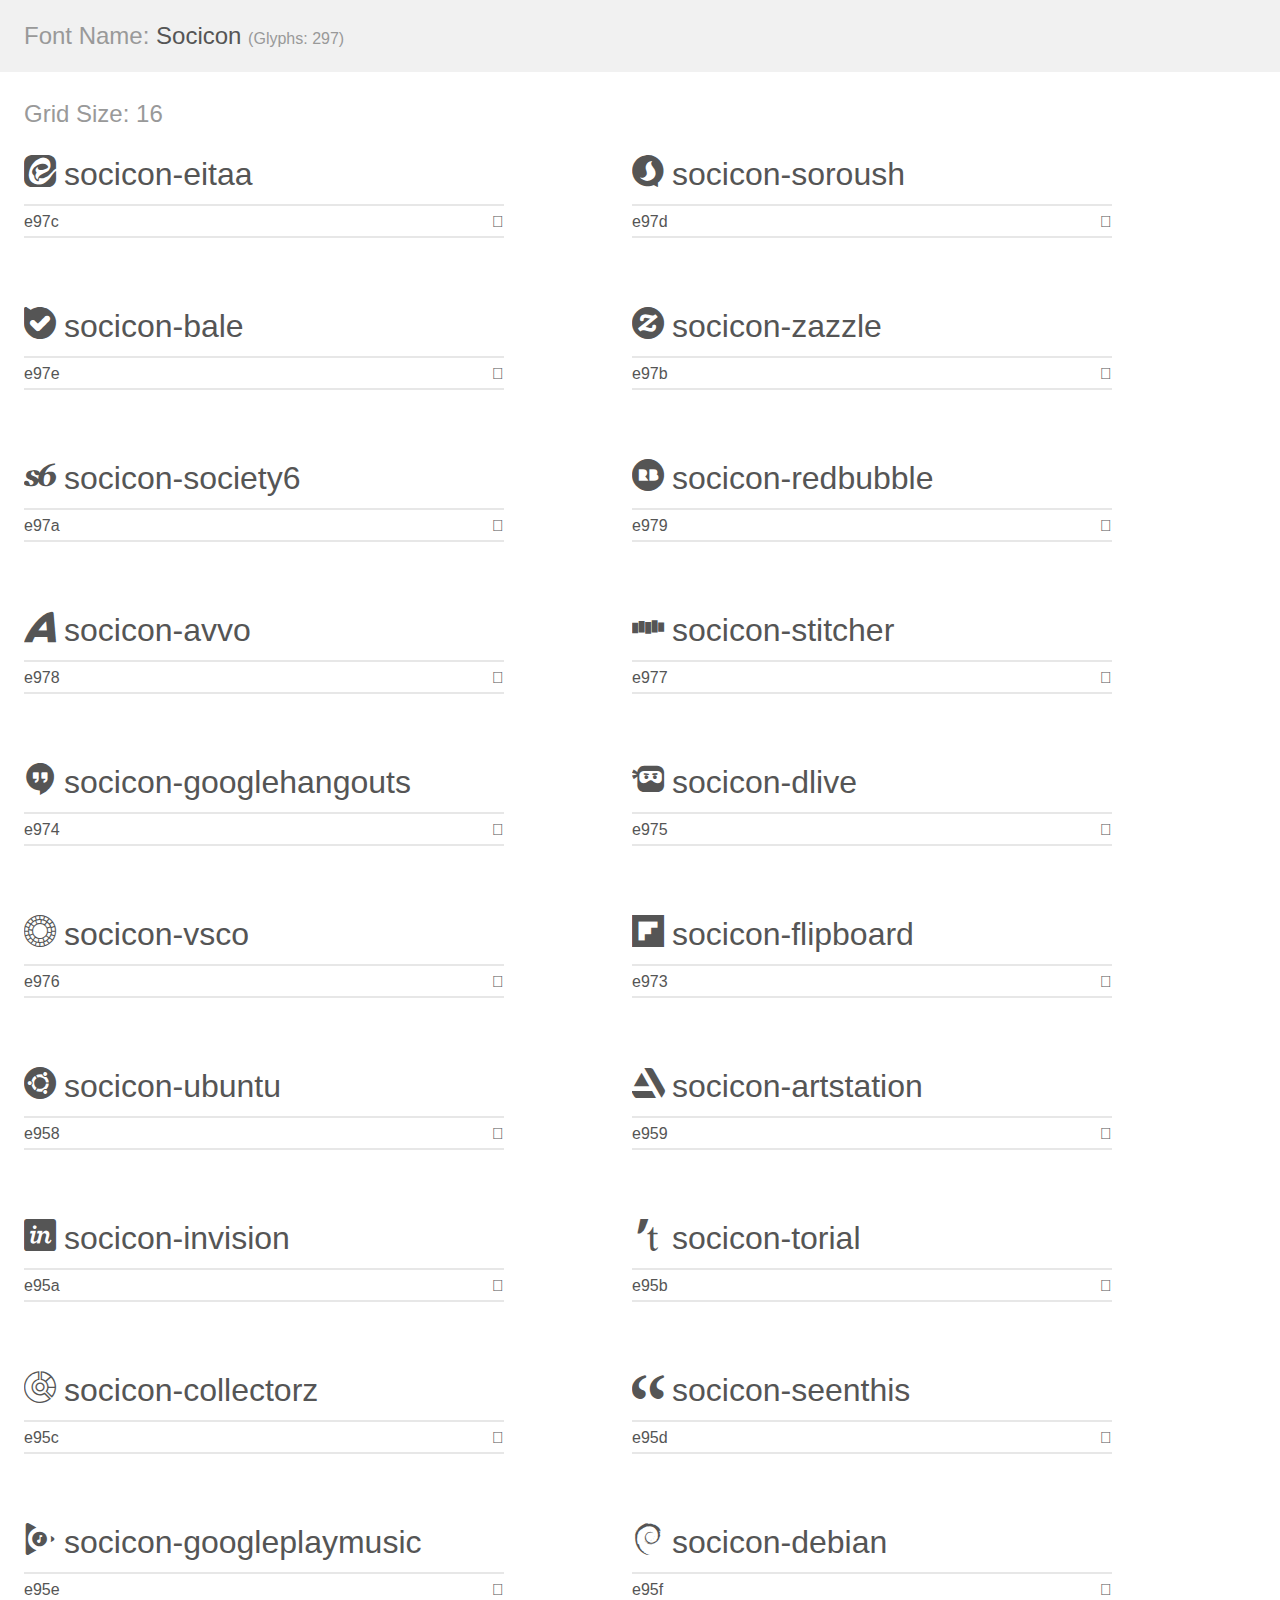
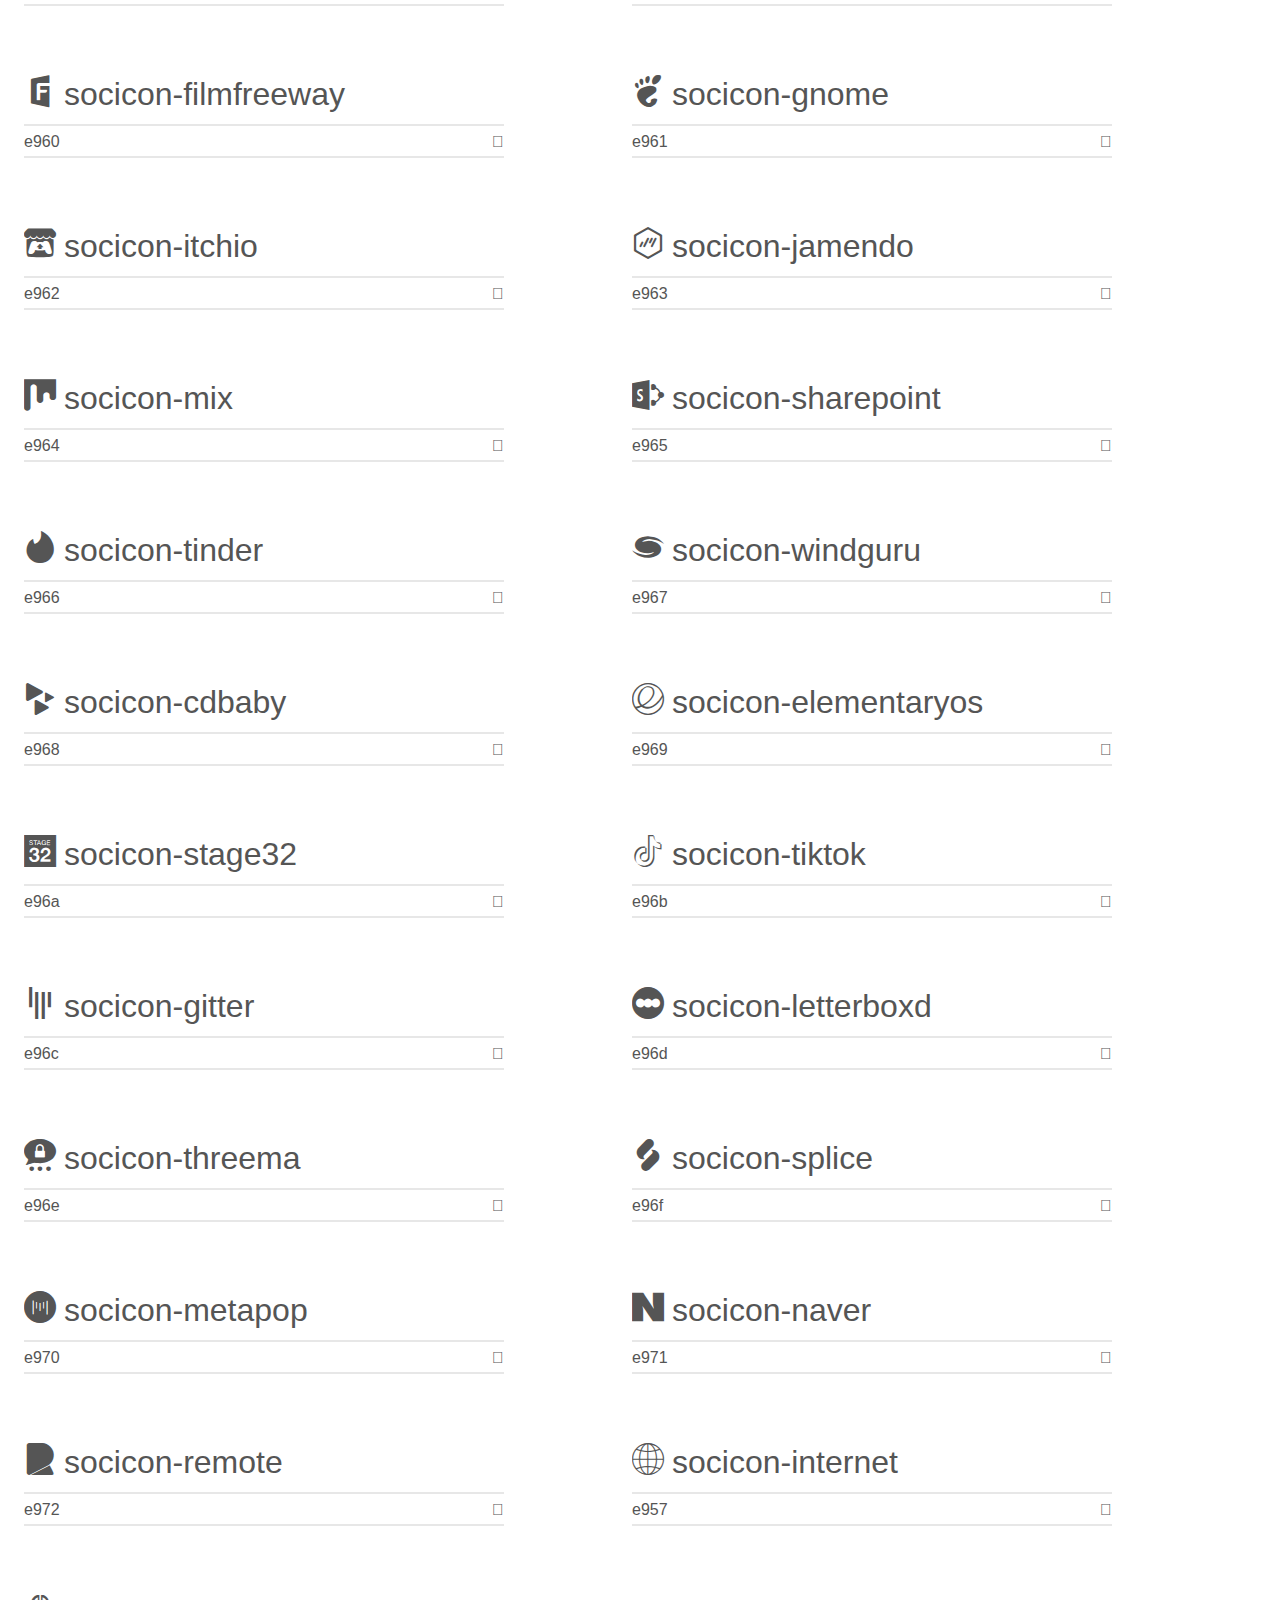
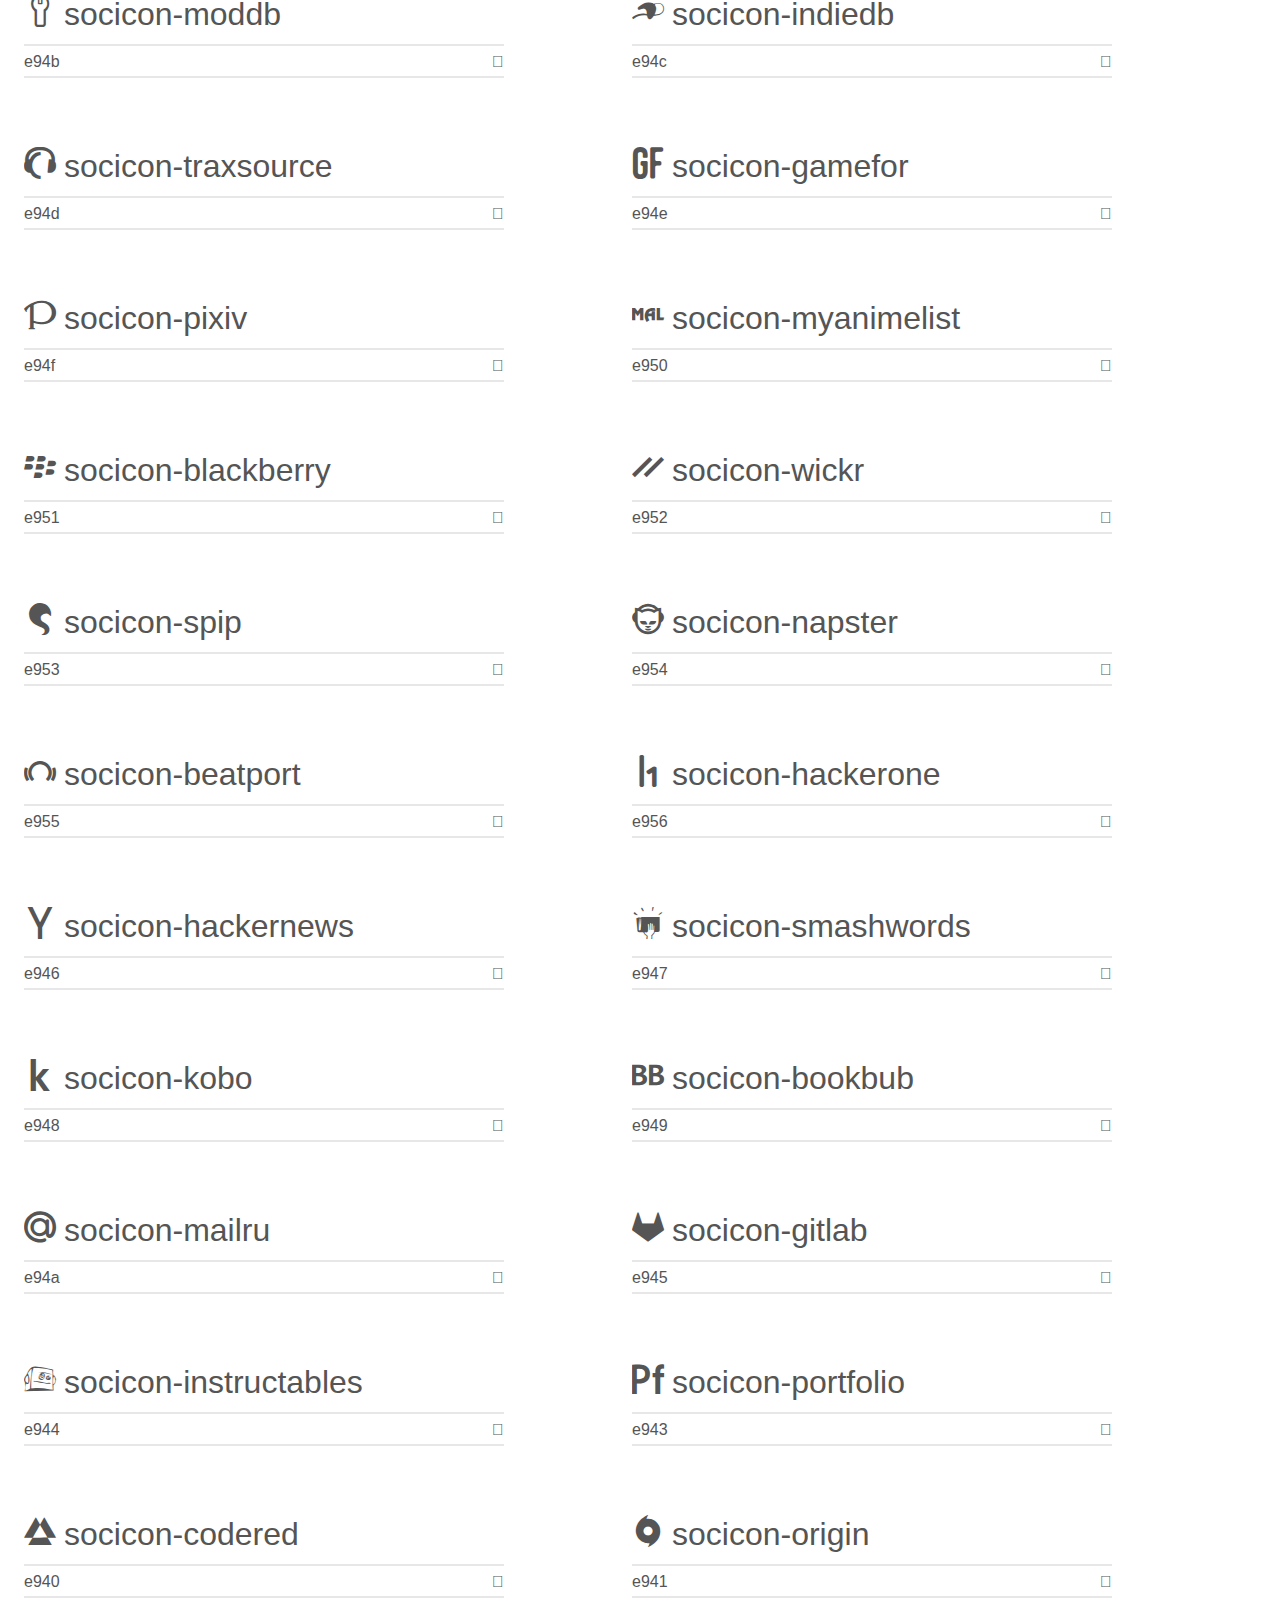
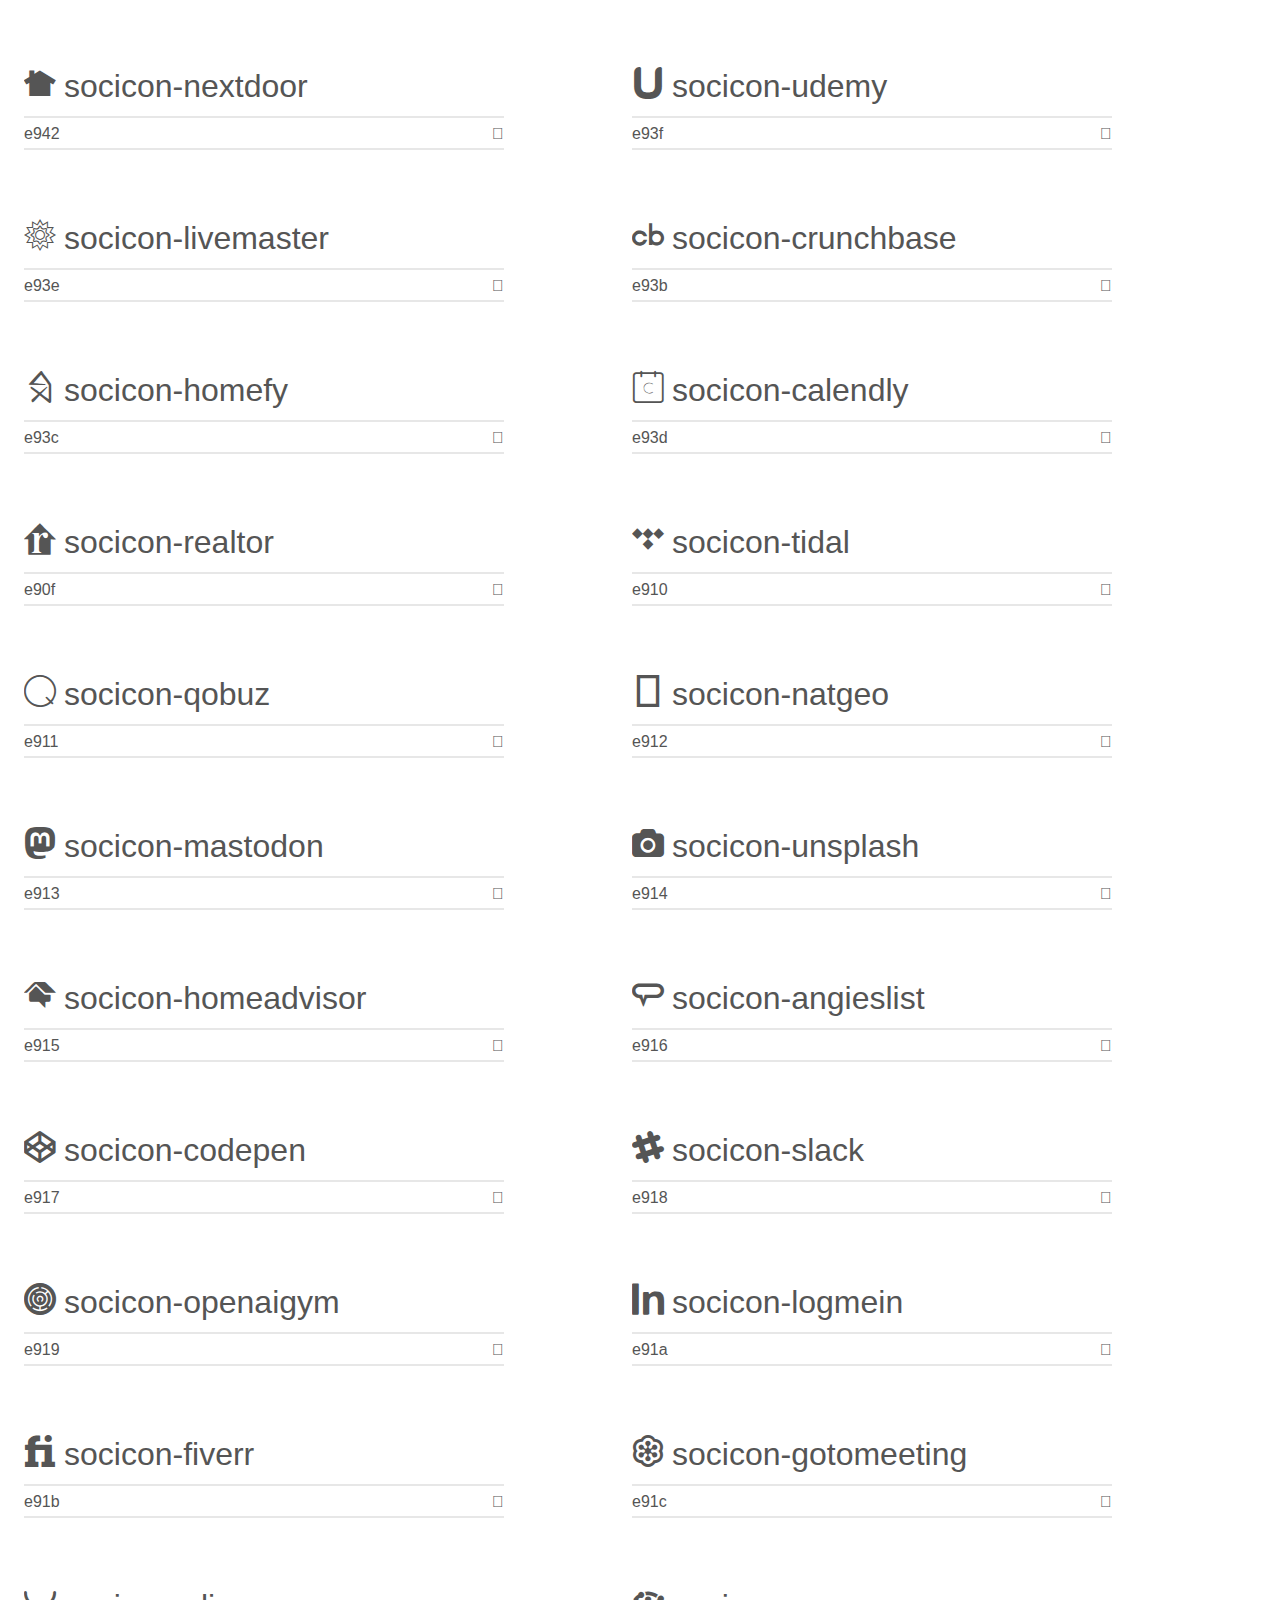
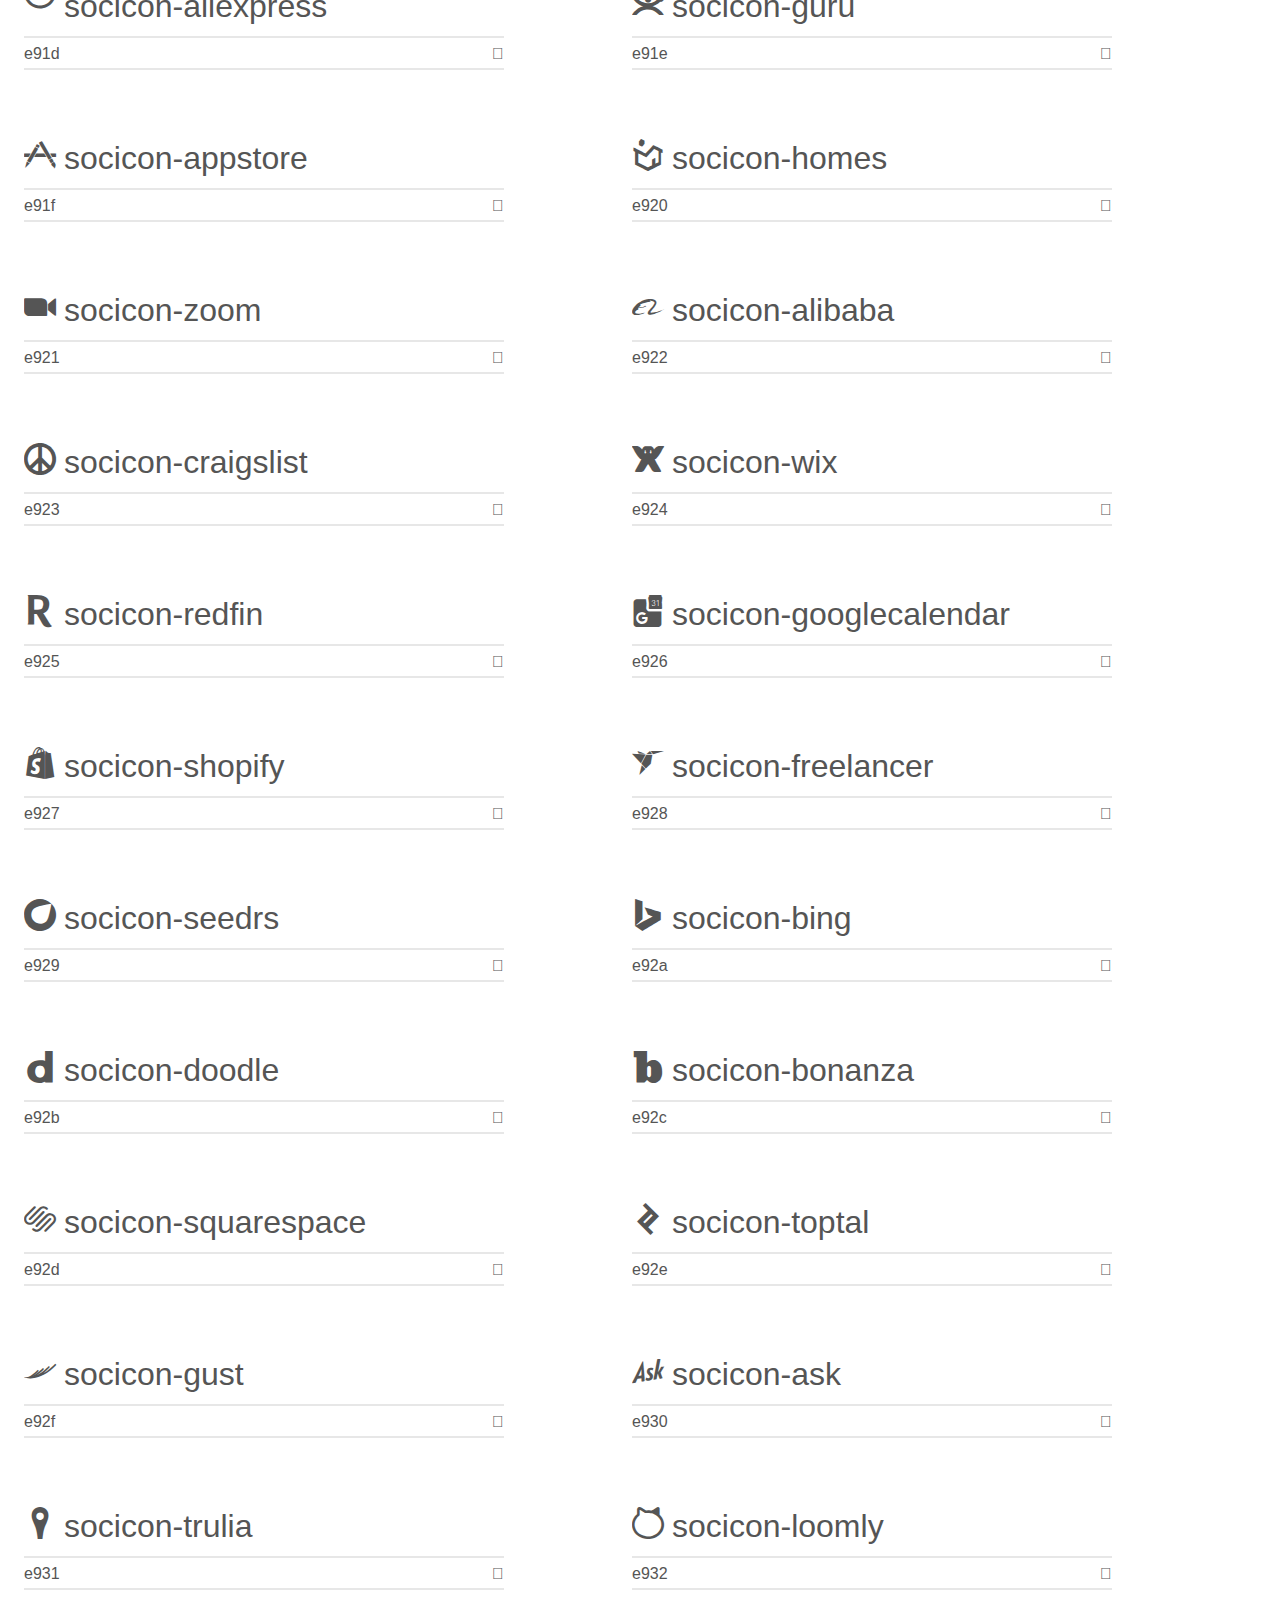
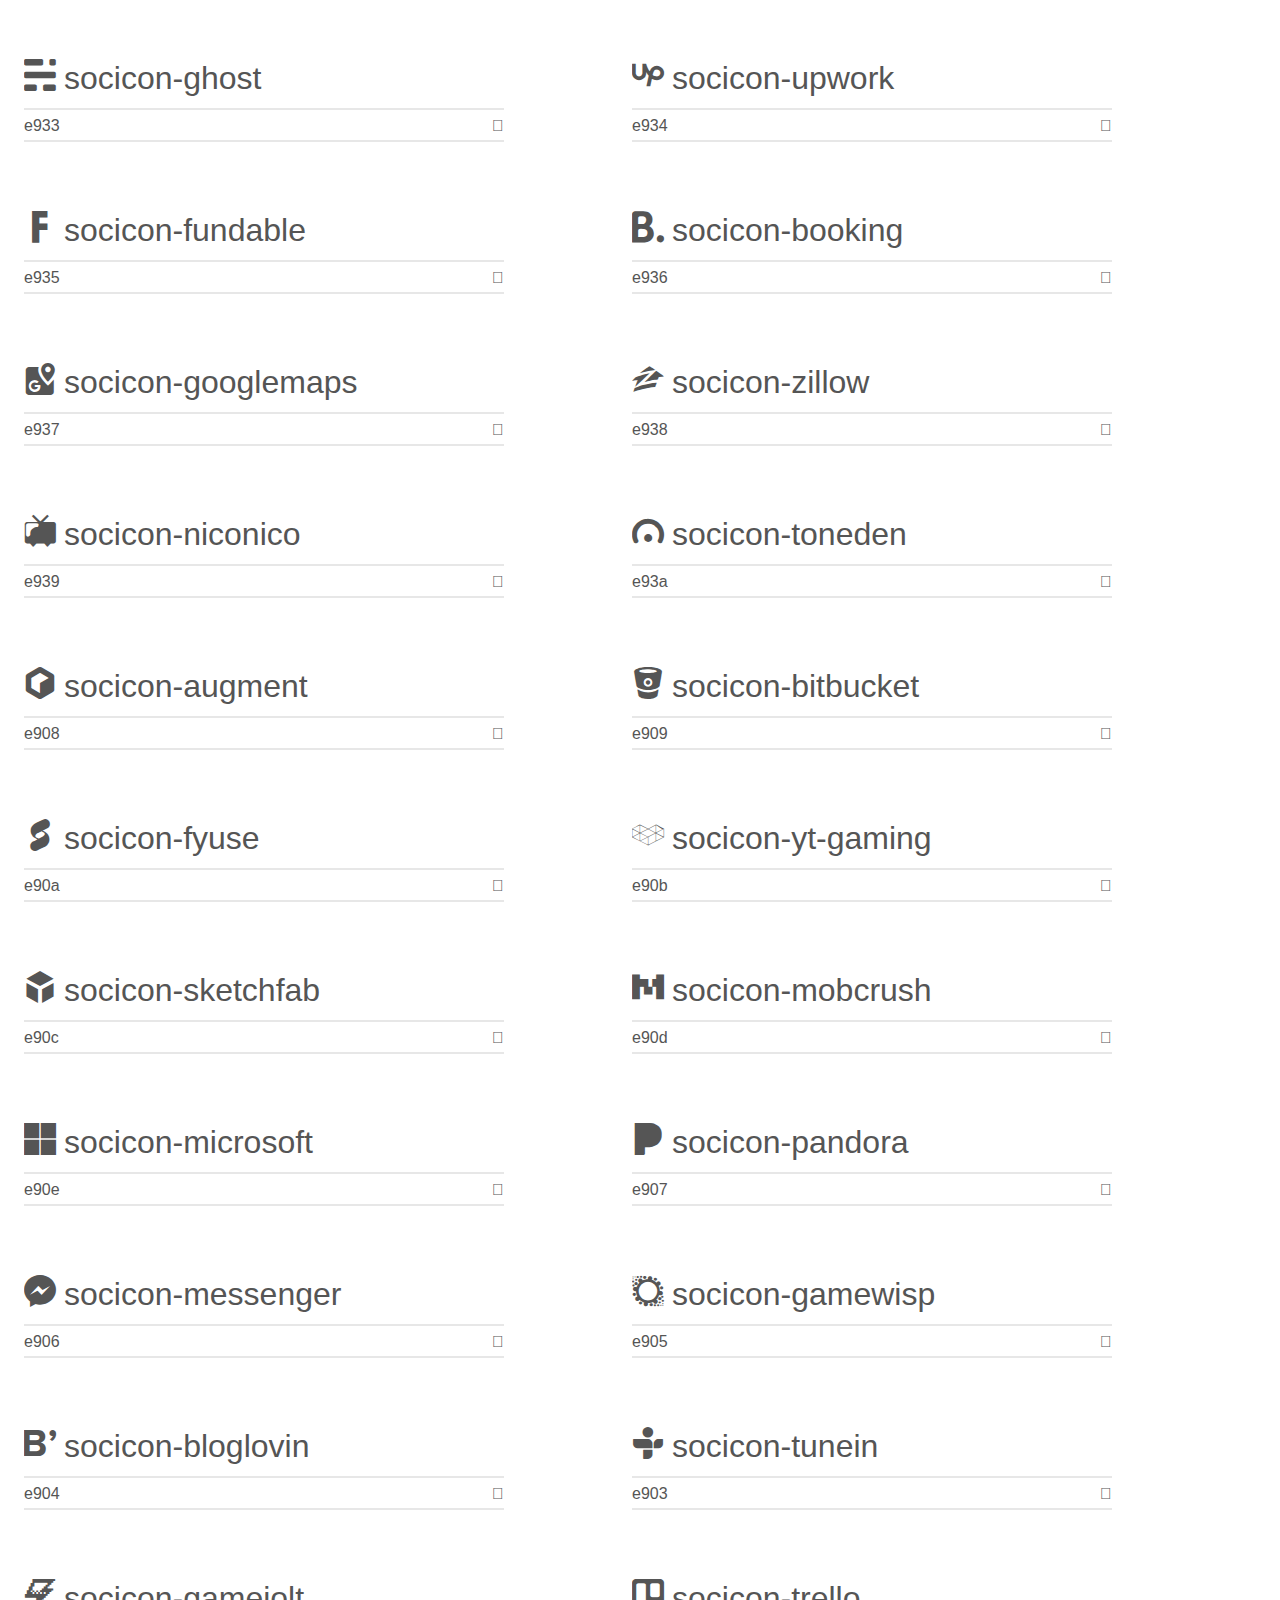
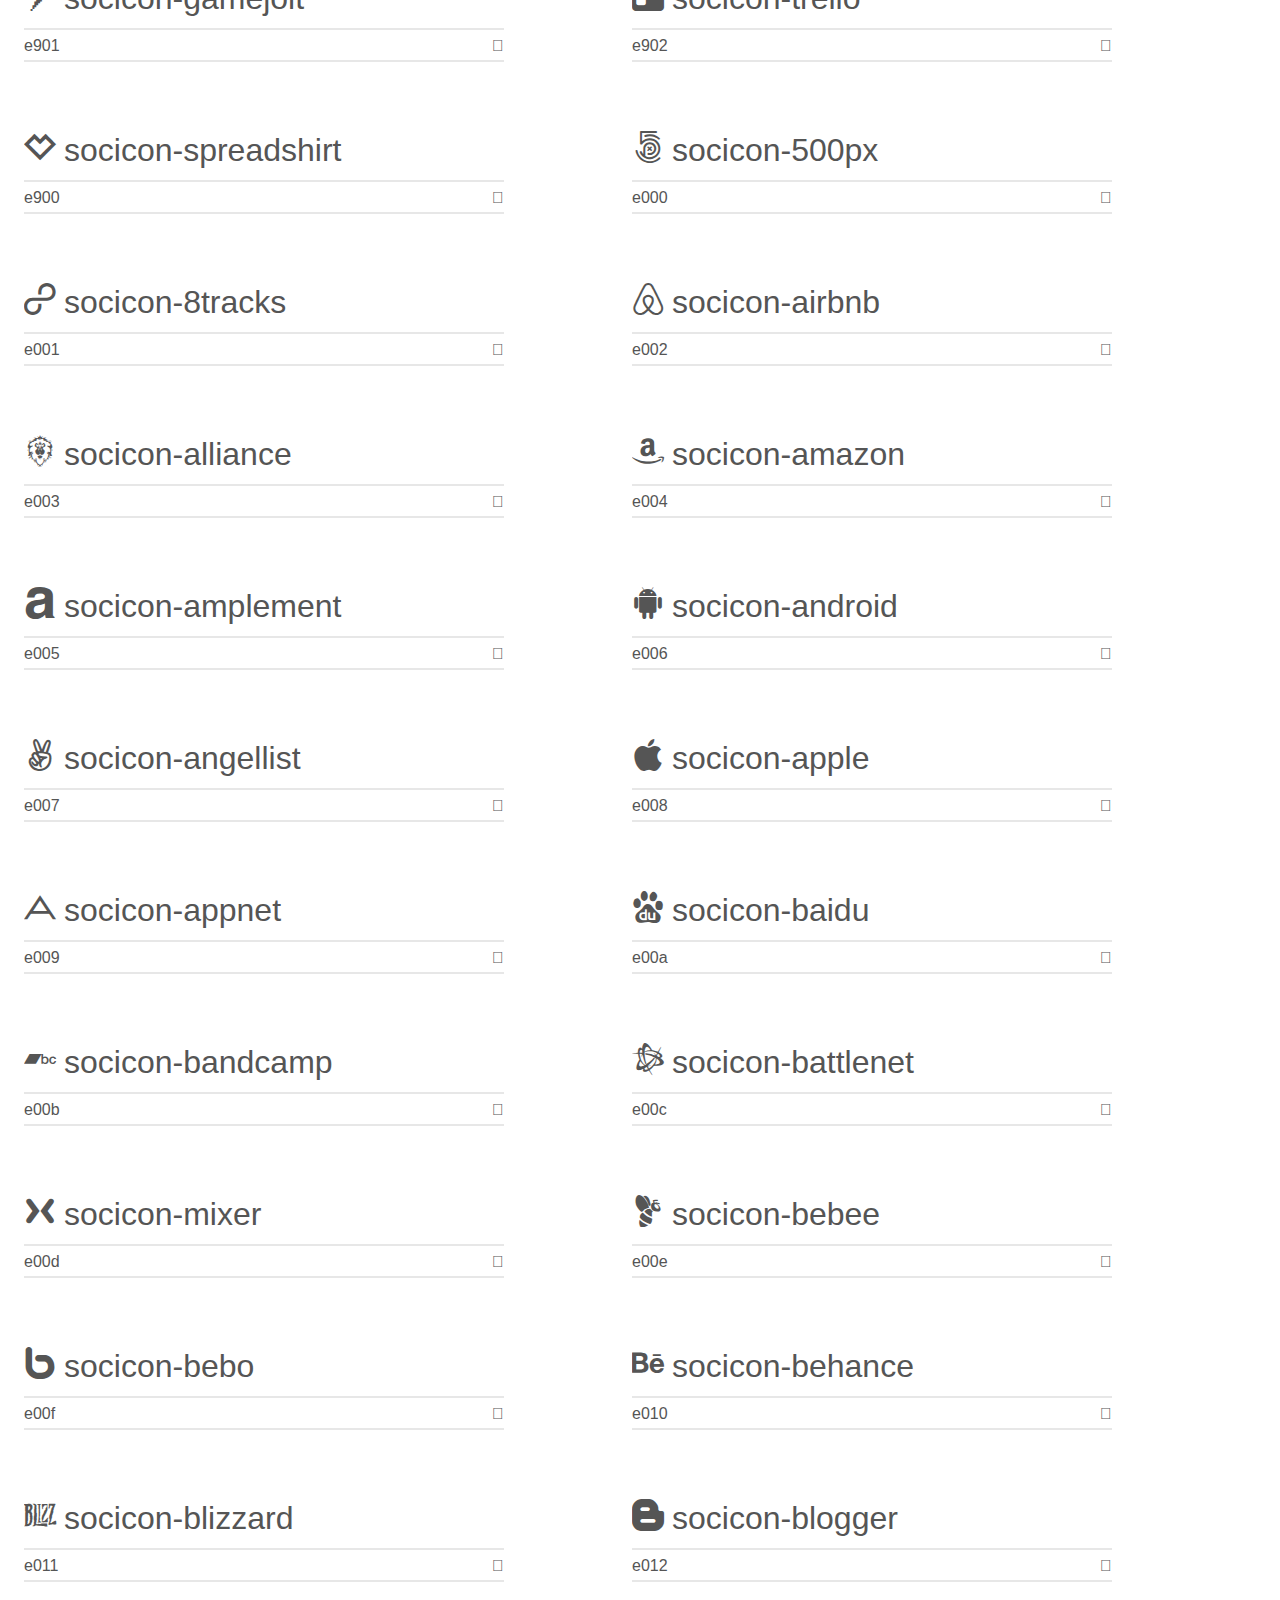
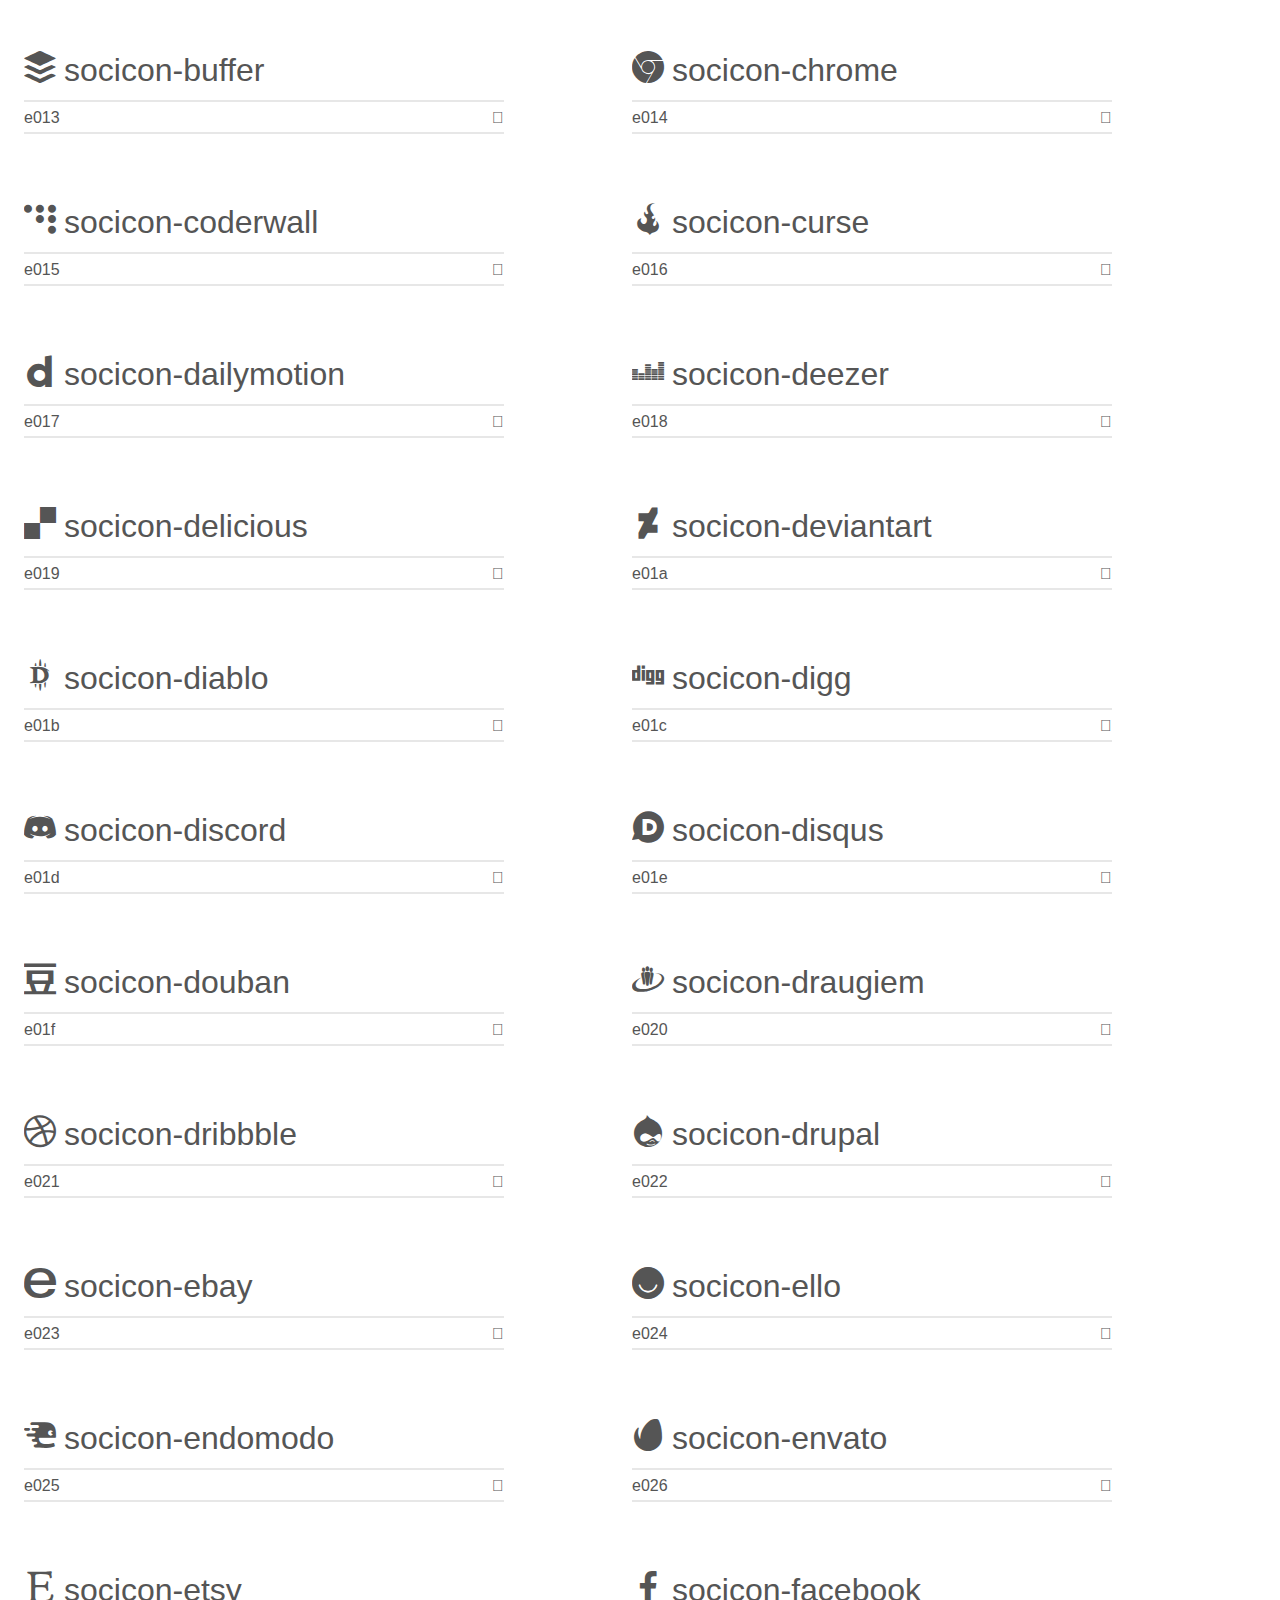
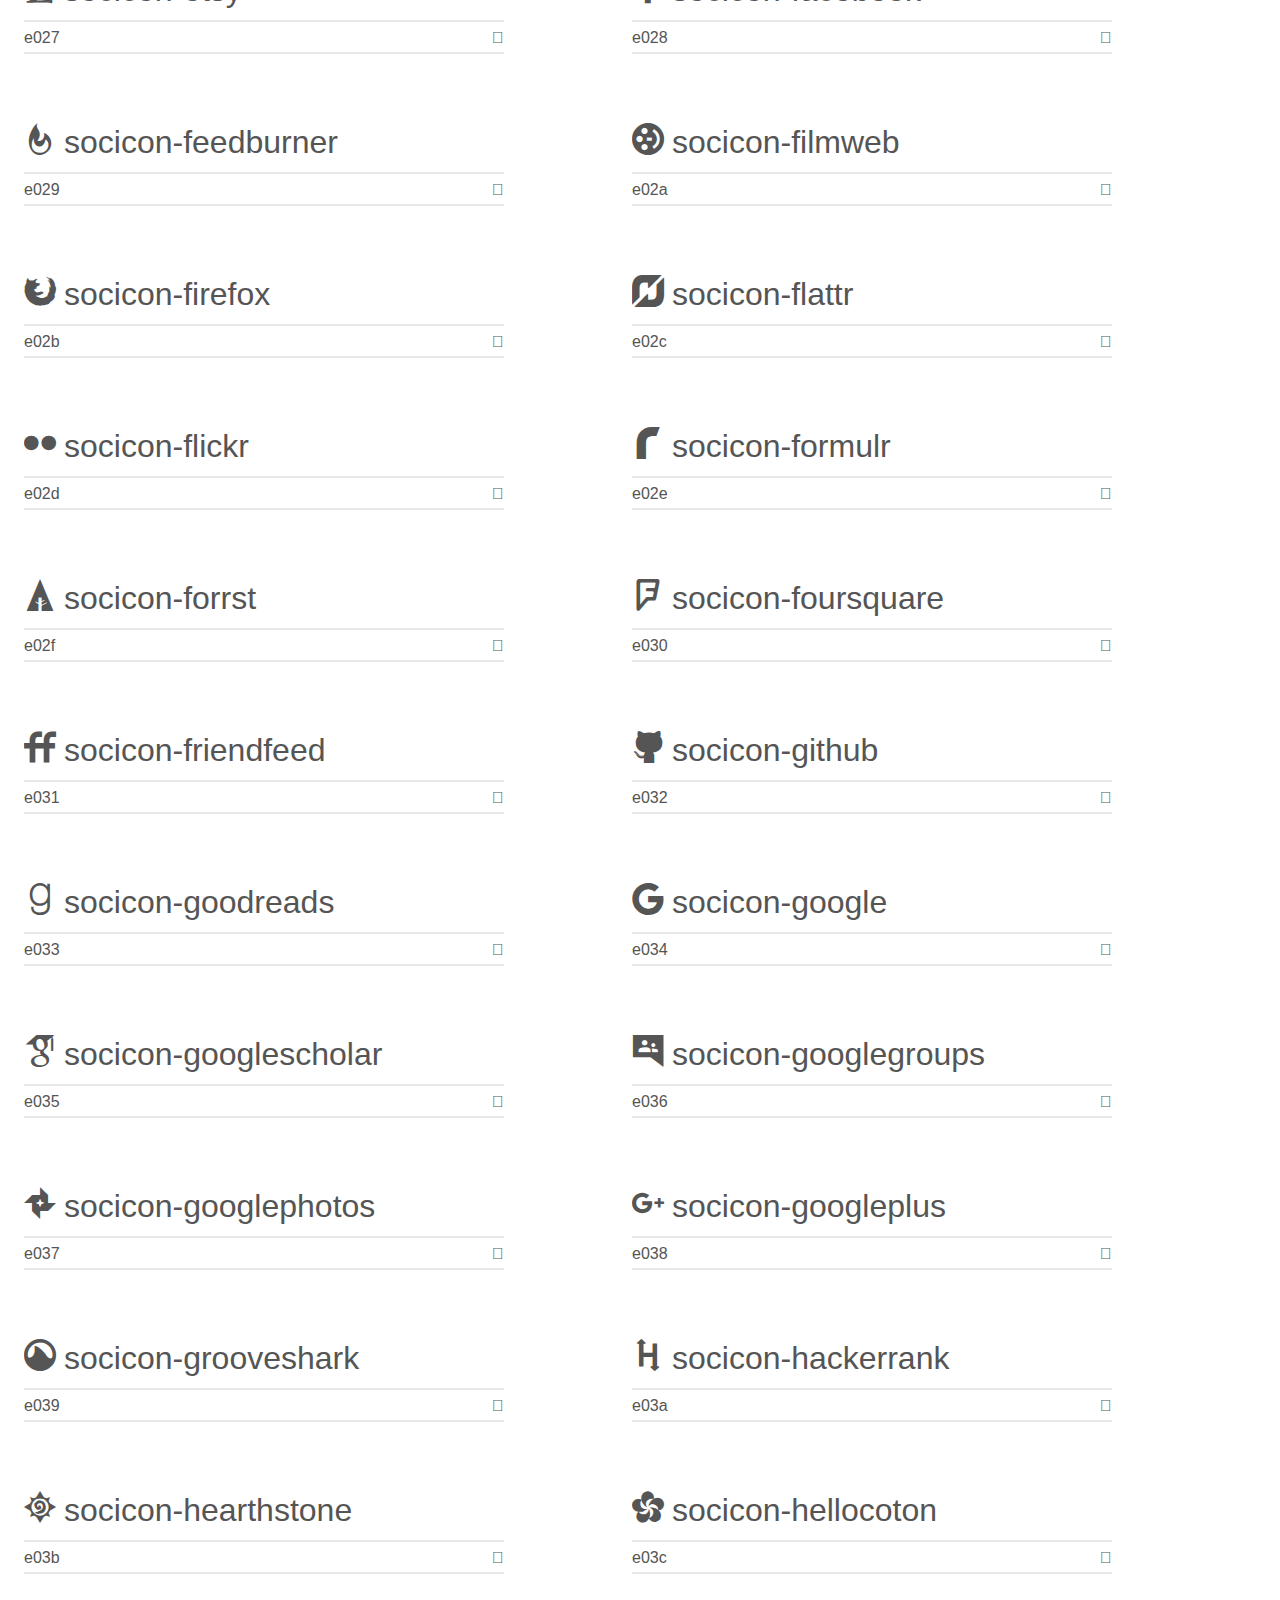
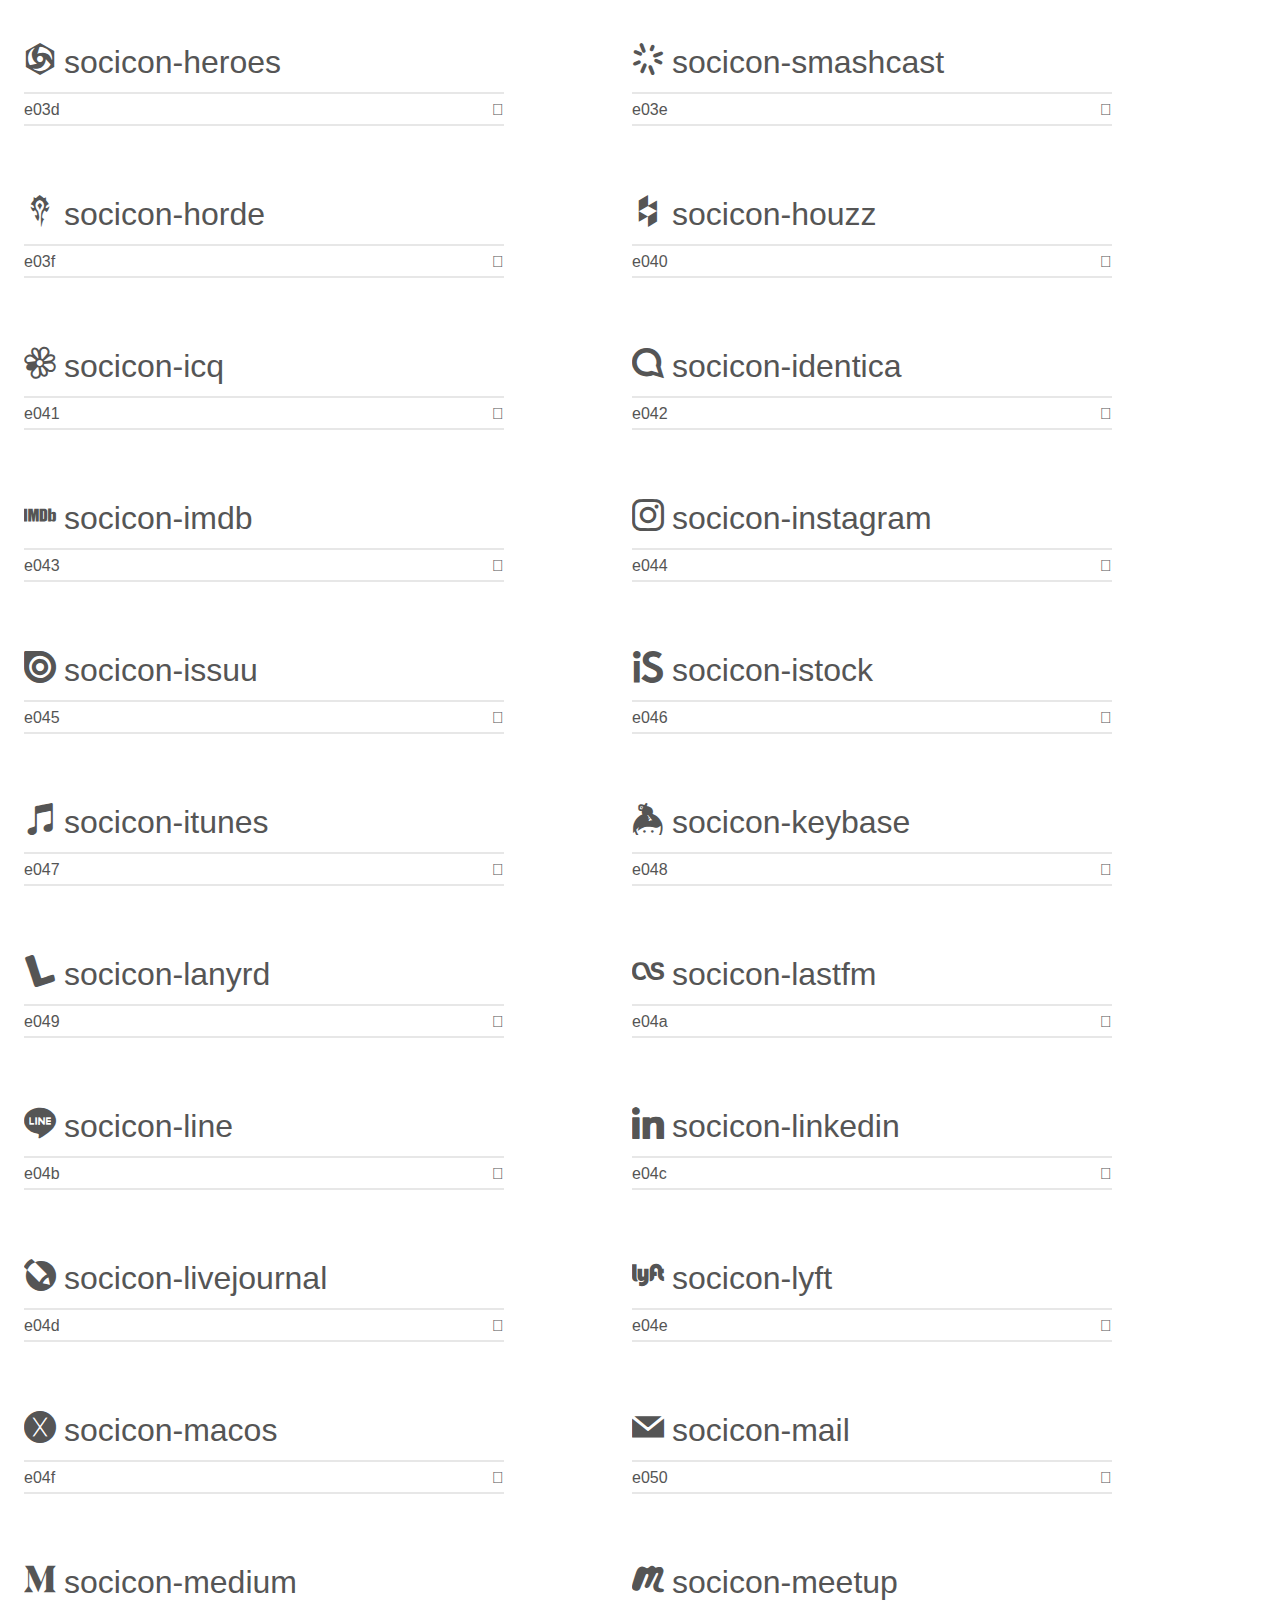
<file: FranMartan-Webstranica/socicon/demo.html>
<!doctype html>
<html>
<head>
    <meta charset="utf-8">
    <title>IcoMoon Demo</title>
    <meta name="description" content="An Icon Font Generated By IcoMoon.io">
    <meta name="viewport" content="width=device-width, initial-scale=1">
    <link rel="stylesheet" href="demo-files/demo.css">
    <link rel="stylesheet" href="style.css"></head>
<body>
    <div class="bgc1 clearfix">
        <h1 class="mhmm mvm"><span class="fgc1">Font Name:</span> Socicon <small class="fgc1">(Glyphs:&nbsp;297)</small></h1>
    </div>
    <div class="clearfix mhl ptl">
        <h1 class="mvm mtn fgc1">Grid Size: 16</h1>
        <div class="glyph fs1">
            <div class="clearfix bshadow0 pbs">
                <span class="socicon-eitaa">
                
                </span>
                <span class="mls"> socicon-eitaa</span>
            </div>
            <fieldset class="fs0 size1of1 clearfix hidden-false">
                <input type="text" readonly value="e97c" class="unit size1of2" />
                <input type="text" maxlength="1" readonly value="&#xe97c;" class="unitRight size1of2 talign-right" />
            </fieldset>
            <div class="fs0 bshadow0 clearfix hidden-true">
                <span class="unit pvs fgc1">liga: </span>
                <input type="text" readonly value="" class="liga unitRight" />
            </div>
        </div>
        <div class="glyph fs1">
            <div class="clearfix bshadow0 pbs">
                <span class="socicon-soroush">
                
                </span>
                <span class="mls"> socicon-soroush</span>
            </div>
            <fieldset class="fs0 size1of1 clearfix hidden-false">
                <input type="text" readonly value="e97d" class="unit size1of2" />
                <input type="text" maxlength="1" readonly value="&#xe97d;" class="unitRight size1of2 talign-right" />
            </fieldset>
            <div class="fs0 bshadow0 clearfix hidden-true">
                <span class="unit pvs fgc1">liga: </span>
                <input type="text" readonly value="" class="liga unitRight" />
            </div>
        </div>
        <div class="glyph fs1">
            <div class="clearfix bshadow0 pbs">
                <span class="socicon-bale">
                
                </span>
                <span class="mls"> socicon-bale</span>
            </div>
            <fieldset class="fs0 size1of1 clearfix hidden-false">
                <input type="text" readonly value="e97e" class="unit size1of2" />
                <input type="text" maxlength="1" readonly value="&#xe97e;" class="unitRight size1of2 talign-right" />
            </fieldset>
            <div class="fs0 bshadow0 clearfix hidden-true">
                <span class="unit pvs fgc1">liga: </span>
                <input type="text" readonly value="" class="liga unitRight" />
            </div>
        </div>
        <div class="glyph fs1">
            <div class="clearfix bshadow0 pbs">
                <span class="socicon-zazzle">
                
                </span>
                <span class="mls"> socicon-zazzle</span>
            </div>
            <fieldset class="fs0 size1of1 clearfix hidden-false">
                <input type="text" readonly value="e97b" class="unit size1of2" />
                <input type="text" maxlength="1" readonly value="&#xe97b;" class="unitRight size1of2 talign-right" />
            </fieldset>
            <div class="fs0 bshadow0 clearfix hidden-true">
                <span class="unit pvs fgc1">liga: </span>
                <input type="text" readonly value="" class="liga unitRight" />
            </div>
        </div>
        <div class="glyph fs1">
            <div class="clearfix bshadow0 pbs">
                <span class="socicon-society6">
                
                </span>
                <span class="mls"> socicon-society6</span>
            </div>
            <fieldset class="fs0 size1of1 clearfix hidden-false">
                <input type="text" readonly value="e97a" class="unit size1of2" />
                <input type="text" maxlength="1" readonly value="&#xe97a;" class="unitRight size1of2 talign-right" />
            </fieldset>
            <div class="fs0 bshadow0 clearfix hidden-true">
                <span class="unit pvs fgc1">liga: </span>
                <input type="text" readonly value="" class="liga unitRight" />
            </div>
        </div>
        <div class="glyph fs1">
            <div class="clearfix bshadow0 pbs">
                <span class="socicon-redbubble">
                
                </span>
                <span class="mls"> socicon-redbubble</span>
            </div>
            <fieldset class="fs0 size1of1 clearfix hidden-false">
                <input type="text" readonly value="e979" class="unit size1of2" />
                <input type="text" maxlength="1" readonly value="&#xe979;" class="unitRight size1of2 talign-right" />
            </fieldset>
            <div class="fs0 bshadow0 clearfix hidden-true">
                <span class="unit pvs fgc1">liga: </span>
                <input type="text" readonly value="" class="liga unitRight" />
            </div>
        </div>
        <div class="glyph fs1">
            <div class="clearfix bshadow0 pbs">
                <span class="socicon-avvo">
                
                </span>
                <span class="mls"> socicon-avvo</span>
            </div>
            <fieldset class="fs0 size1of1 clearfix hidden-false">
                <input type="text" readonly value="e978" class="unit size1of2" />
                <input type="text" maxlength="1" readonly value="&#xe978;" class="unitRight size1of2 talign-right" />
            </fieldset>
            <div class="fs0 bshadow0 clearfix hidden-true">
                <span class="unit pvs fgc1">liga: </span>
                <input type="text" readonly value="" class="liga unitRight" />
            </div>
        </div>
        <div class="glyph fs1">
            <div class="clearfix bshadow0 pbs">
                <span class="socicon-stitcher">
                
                </span>
                <span class="mls"> socicon-stitcher</span>
            </div>
            <fieldset class="fs0 size1of1 clearfix hidden-false">
                <input type="text" readonly value="e977" class="unit size1of2" />
                <input type="text" maxlength="1" readonly value="&#xe977;" class="unitRight size1of2 talign-right" />
            </fieldset>
            <div class="fs0 bshadow0 clearfix hidden-true">
                <span class="unit pvs fgc1">liga: </span>
                <input type="text" readonly value="" class="liga unitRight" />
            </div>
        </div>
        <div class="glyph fs1">
            <div class="clearfix bshadow0 pbs">
                <span class="socicon-googlehangouts">
                
                </span>
                <span class="mls"> socicon-googlehangouts</span>
            </div>
            <fieldset class="fs0 size1of1 clearfix hidden-false">
                <input type="text" readonly value="e974" class="unit size1of2" />
                <input type="text" maxlength="1" readonly value="&#xe974;" class="unitRight size1of2 talign-right" />
            </fieldset>
            <div class="fs0 bshadow0 clearfix hidden-true">
                <span class="unit pvs fgc1">liga: </span>
                <input type="text" readonly value="" class="liga unitRight" />
            </div>
        </div>
        <div class="glyph fs1">
            <div class="clearfix bshadow0 pbs">
                <span class="socicon-dlive">
                
                </span>
                <span class="mls"> socicon-dlive</span>
            </div>
            <fieldset class="fs0 size1of1 clearfix hidden-false">
                <input type="text" readonly value="e975" class="unit size1of2" />
                <input type="text" maxlength="1" readonly value="&#xe975;" class="unitRight size1of2 talign-right" />
            </fieldset>
            <div class="fs0 bshadow0 clearfix hidden-true">
                <span class="unit pvs fgc1">liga: </span>
                <input type="text" readonly value="" class="liga unitRight" />
            </div>
        </div>
        <div class="glyph fs1">
            <div class="clearfix bshadow0 pbs">
                <span class="socicon-vsco">
                
                </span>
                <span class="mls"> socicon-vsco</span>
            </div>
            <fieldset class="fs0 size1of1 clearfix hidden-false">
                <input type="text" readonly value="e976" class="unit size1of2" />
                <input type="text" maxlength="1" readonly value="&#xe976;" class="unitRight size1of2 talign-right" />
            </fieldset>
            <div class="fs0 bshadow0 clearfix hidden-true">
                <span class="unit pvs fgc1">liga: </span>
                <input type="text" readonly value="" class="liga unitRight" />
            </div>
        </div>
        <div class="glyph fs1">
            <div class="clearfix bshadow0 pbs">
                <span class="socicon-flipboard">
                
                </span>
                <span class="mls"> socicon-flipboard</span>
            </div>
            <fieldset class="fs0 size1of1 clearfix hidden-false">
                <input type="text" readonly value="e973" class="unit size1of2" />
                <input type="text" maxlength="1" readonly value="&#xe973;" class="unitRight size1of2 talign-right" />
            </fieldset>
            <div class="fs0 bshadow0 clearfix hidden-true">
                <span class="unit pvs fgc1">liga: </span>
                <input type="text" readonly value="" class="liga unitRight" />
            </div>
        </div>
        <div class="glyph fs1">
            <div class="clearfix bshadow0 pbs">
                <span class="socicon-ubuntu">
                
                </span>
                <span class="mls"> socicon-ubuntu</span>
            </div>
            <fieldset class="fs0 size1of1 clearfix hidden-false">
                <input type="text" readonly value="e958" class="unit size1of2" />
                <input type="text" maxlength="1" readonly value="&#xe958;" class="unitRight size1of2 talign-right" />
            </fieldset>
            <div class="fs0 bshadow0 clearfix hidden-true">
                <span class="unit pvs fgc1">liga: </span>
                <input type="text" readonly value="" class="liga unitRight" />
            </div>
        </div>
        <div class="glyph fs1">
            <div class="clearfix bshadow0 pbs">
                <span class="socicon-artstation">
                
                </span>
                <span class="mls"> socicon-artstation</span>
            </div>
            <fieldset class="fs0 size1of1 clearfix hidden-false">
                <input type="text" readonly value="e959" class="unit size1of2" />
                <input type="text" maxlength="1" readonly value="&#xe959;" class="unitRight size1of2 talign-right" />
            </fieldset>
            <div class="fs0 bshadow0 clearfix hidden-true">
                <span class="unit pvs fgc1">liga: </span>
                <input type="text" readonly value="" class="liga unitRight" />
            </div>
        </div>
        <div class="glyph fs1">
            <div class="clearfix bshadow0 pbs">
                <span class="socicon-invision">
                
                </span>
                <span class="mls"> socicon-invision</span>
            </div>
            <fieldset class="fs0 size1of1 clearfix hidden-false">
                <input type="text" readonly value="e95a" class="unit size1of2" />
                <input type="text" maxlength="1" readonly value="&#xe95a;" class="unitRight size1of2 talign-right" />
            </fieldset>
            <div class="fs0 bshadow0 clearfix hidden-true">
                <span class="unit pvs fgc1">liga: </span>
                <input type="text" readonly value="" class="liga unitRight" />
            </div>
        </div>
        <div class="glyph fs1">
            <div class="clearfix bshadow0 pbs">
                <span class="socicon-torial">
                
                </span>
                <span class="mls"> socicon-torial</span>
            </div>
            <fieldset class="fs0 size1of1 clearfix hidden-false">
                <input type="text" readonly value="e95b" class="unit size1of2" />
                <input type="text" maxlength="1" readonly value="&#xe95b;" class="unitRight size1of2 talign-right" />
            </fieldset>
            <div class="fs0 bshadow0 clearfix hidden-true">
                <span class="unit pvs fgc1">liga: </span>
                <input type="text" readonly value="" class="liga unitRight" />
            </div>
        </div>
        <div class="glyph fs1">
            <div class="clearfix bshadow0 pbs">
                <span class="socicon-collectorz">
                
                </span>
                <span class="mls"> socicon-collectorz</span>
            </div>
            <fieldset class="fs0 size1of1 clearfix hidden-false">
                <input type="text" readonly value="e95c" class="unit size1of2" />
                <input type="text" maxlength="1" readonly value="&#xe95c;" class="unitRight size1of2 talign-right" />
            </fieldset>
            <div class="fs0 bshadow0 clearfix hidden-true">
                <span class="unit pvs fgc1">liga: </span>
                <input type="text" readonly value="" class="liga unitRight" />
            </div>
        </div>
        <div class="glyph fs1">
            <div class="clearfix bshadow0 pbs">
                <span class="socicon-seenthis">
                
                </span>
                <span class="mls"> socicon-seenthis</span>
            </div>
            <fieldset class="fs0 size1of1 clearfix hidden-false">
                <input type="text" readonly value="e95d" class="unit size1of2" />
                <input type="text" maxlength="1" readonly value="&#xe95d;" class="unitRight size1of2 talign-right" />
            </fieldset>
            <div class="fs0 bshadow0 clearfix hidden-true">
                <span class="unit pvs fgc1">liga: </span>
                <input type="text" readonly value="" class="liga unitRight" />
            </div>
        </div>
        <div class="glyph fs1">
            <div class="clearfix bshadow0 pbs">
                <span class="socicon-googleplaymusic">
                
                </span>
                <span class="mls"> socicon-googleplaymusic</span>
            </div>
            <fieldset class="fs0 size1of1 clearfix hidden-false">
                <input type="text" readonly value="e95e" class="unit size1of2" />
                <input type="text" maxlength="1" readonly value="&#xe95e;" class="unitRight size1of2 talign-right" />
            </fieldset>
            <div class="fs0 bshadow0 clearfix hidden-true">
                <span class="unit pvs fgc1">liga: </span>
                <input type="text" readonly value="" class="liga unitRight" />
            </div>
        </div>
        <div class="glyph fs1">
            <div class="clearfix bshadow0 pbs">
                <span class="socicon-debian">
                
                </span>
                <span class="mls"> socicon-debian</span>
            </div>
            <fieldset class="fs0 size1of1 clearfix hidden-false">
                <input type="text" readonly value="e95f" class="unit size1of2" />
                <input type="text" maxlength="1" readonly value="&#xe95f;" class="unitRight size1of2 talign-right" />
            </fieldset>
            <div class="fs0 bshadow0 clearfix hidden-true">
                <span class="unit pvs fgc1">liga: </span>
                <input type="text" readonly value="" class="liga unitRight" />
            </div>
        </div>
        <div class="glyph fs1">
            <div class="clearfix bshadow0 pbs">
                <span class="socicon-filmfreeway">
                
                </span>
                <span class="mls"> socicon-filmfreeway</span>
            </div>
            <fieldset class="fs0 size1of1 clearfix hidden-false">
                <input type="text" readonly value="e960" class="unit size1of2" />
                <input type="text" maxlength="1" readonly value="&#xe960;" class="unitRight size1of2 talign-right" />
            </fieldset>
            <div class="fs0 bshadow0 clearfix hidden-true">
                <span class="unit pvs fgc1">liga: </span>
                <input type="text" readonly value="" class="liga unitRight" />
            </div>
        </div>
        <div class="glyph fs1">
            <div class="clearfix bshadow0 pbs">
                <span class="socicon-gnome">
                
                </span>
                <span class="mls"> socicon-gnome</span>
            </div>
            <fieldset class="fs0 size1of1 clearfix hidden-false">
                <input type="text" readonly value="e961" class="unit size1of2" />
                <input type="text" maxlength="1" readonly value="&#xe961;" class="unitRight size1of2 talign-right" />
            </fieldset>
            <div class="fs0 bshadow0 clearfix hidden-true">
                <span class="unit pvs fgc1">liga: </span>
                <input type="text" readonly value="" class="liga unitRight" />
            </div>
        </div>
        <div class="glyph fs1">
            <div class="clearfix bshadow0 pbs">
                <span class="socicon-itchio">
                
                </span>
                <span class="mls"> socicon-itchio</span>
            </div>
            <fieldset class="fs0 size1of1 clearfix hidden-false">
                <input type="text" readonly value="e962" class="unit size1of2" />
                <input type="text" maxlength="1" readonly value="&#xe962;" class="unitRight size1of2 talign-right" />
            </fieldset>
            <div class="fs0 bshadow0 clearfix hidden-true">
                <span class="unit pvs fgc1">liga: </span>
                <input type="text" readonly value="" class="liga unitRight" />
            </div>
        </div>
        <div class="glyph fs1">
            <div class="clearfix bshadow0 pbs">
                <span class="socicon-jamendo">
                
                </span>
                <span class="mls"> socicon-jamendo</span>
            </div>
            <fieldset class="fs0 size1of1 clearfix hidden-false">
                <input type="text" readonly value="e963" class="unit size1of2" />
                <input type="text" maxlength="1" readonly value="&#xe963;" class="unitRight size1of2 talign-right" />
            </fieldset>
            <div class="fs0 bshadow0 clearfix hidden-true">
                <span class="unit pvs fgc1">liga: </span>
                <input type="text" readonly value="" class="liga unitRight" />
            </div>
        </div>
        <div class="glyph fs1">
            <div class="clearfix bshadow0 pbs">
                <span class="socicon-mix">
                
                </span>
                <span class="mls"> socicon-mix</span>
            </div>
            <fieldset class="fs0 size1of1 clearfix hidden-false">
                <input type="text" readonly value="e964" class="unit size1of2" />
                <input type="text" maxlength="1" readonly value="&#xe964;" class="unitRight size1of2 talign-right" />
            </fieldset>
            <div class="fs0 bshadow0 clearfix hidden-true">
                <span class="unit pvs fgc1">liga: </span>
                <input type="text" readonly value="" class="liga unitRight" />
            </div>
        </div>
        <div class="glyph fs1">
            <div class="clearfix bshadow0 pbs">
                <span class="socicon-sharepoint">
                
                </span>
                <span class="mls"> socicon-sharepoint</span>
            </div>
            <fieldset class="fs0 size1of1 clearfix hidden-false">
                <input type="text" readonly value="e965" class="unit size1of2" />
                <input type="text" maxlength="1" readonly value="&#xe965;" class="unitRight size1of2 talign-right" />
            </fieldset>
            <div class="fs0 bshadow0 clearfix hidden-true">
                <span class="unit pvs fgc1">liga: </span>
                <input type="text" readonly value="" class="liga unitRight" />
            </div>
        </div>
        <div class="glyph fs1">
            <div class="clearfix bshadow0 pbs">
                <span class="socicon-tinder">
                
                </span>
                <span class="mls"> socicon-tinder</span>
            </div>
            <fieldset class="fs0 size1of1 clearfix hidden-false">
                <input type="text" readonly value="e966" class="unit size1of2" />
                <input type="text" maxlength="1" readonly value="&#xe966;" class="unitRight size1of2 talign-right" />
            </fieldset>
            <div class="fs0 bshadow0 clearfix hidden-true">
                <span class="unit pvs fgc1">liga: </span>
                <input type="text" readonly value="" class="liga unitRight" />
            </div>
        </div>
        <div class="glyph fs1">
            <div class="clearfix bshadow0 pbs">
                <span class="socicon-windguru">
                
                </span>
                <span class="mls"> socicon-windguru</span>
            </div>
            <fieldset class="fs0 size1of1 clearfix hidden-false">
                <input type="text" readonly value="e967" class="unit size1of2" />
                <input type="text" maxlength="1" readonly value="&#xe967;" class="unitRight size1of2 talign-right" />
            </fieldset>
            <div class="fs0 bshadow0 clearfix hidden-true">
                <span class="unit pvs fgc1">liga: </span>
                <input type="text" readonly value="" class="liga unitRight" />
            </div>
        </div>
        <div class="glyph fs1">
            <div class="clearfix bshadow0 pbs">
                <span class="socicon-cdbaby">
                
                </span>
                <span class="mls"> socicon-cdbaby</span>
            </div>
            <fieldset class="fs0 size1of1 clearfix hidden-false">
                <input type="text" readonly value="e968" class="unit size1of2" />
                <input type="text" maxlength="1" readonly value="&#xe968;" class="unitRight size1of2 talign-right" />
            </fieldset>
            <div class="fs0 bshadow0 clearfix hidden-true">
                <span class="unit pvs fgc1">liga: </span>
                <input type="text" readonly value="" class="liga unitRight" />
            </div>
        </div>
        <div class="glyph fs1">
            <div class="clearfix bshadow0 pbs">
                <span class="socicon-elementaryos">
                
                </span>
                <span class="mls"> socicon-elementaryos</span>
            </div>
            <fieldset class="fs0 size1of1 clearfix hidden-false">
                <input type="text" readonly value="e969" class="unit size1of2" />
                <input type="text" maxlength="1" readonly value="&#xe969;" class="unitRight size1of2 talign-right" />
            </fieldset>
            <div class="fs0 bshadow0 clearfix hidden-true">
                <span class="unit pvs fgc1">liga: </span>
                <input type="text" readonly value="" class="liga unitRight" />
            </div>
        </div>
        <div class="glyph fs1">
            <div class="clearfix bshadow0 pbs">
                <span class="socicon-stage32">
                
                </span>
                <span class="mls"> socicon-stage32</span>
            </div>
            <fieldset class="fs0 size1of1 clearfix hidden-false">
                <input type="text" readonly value="e96a" class="unit size1of2" />
                <input type="text" maxlength="1" readonly value="&#xe96a;" class="unitRight size1of2 talign-right" />
            </fieldset>
            <div class="fs0 bshadow0 clearfix hidden-true">
                <span class="unit pvs fgc1">liga: </span>
                <input type="text" readonly value="" class="liga unitRight" />
            </div>
        </div>
        <div class="glyph fs1">
            <div class="clearfix bshadow0 pbs">
                <span class="socicon-tiktok">
                
                </span>
                <span class="mls"> socicon-tiktok</span>
            </div>
            <fieldset class="fs0 size1of1 clearfix hidden-false">
                <input type="text" readonly value="e96b" class="unit size1of2" />
                <input type="text" maxlength="1" readonly value="&#xe96b;" class="unitRight size1of2 talign-right" />
            </fieldset>
            <div class="fs0 bshadow0 clearfix hidden-true">
                <span class="unit pvs fgc1">liga: </span>
                <input type="text" readonly value="" class="liga unitRight" />
            </div>
        </div>
        <div class="glyph fs1">
            <div class="clearfix bshadow0 pbs">
                <span class="socicon-gitter">
                
                </span>
                <span class="mls"> socicon-gitter</span>
            </div>
            <fieldset class="fs0 size1of1 clearfix hidden-false">
                <input type="text" readonly value="e96c" class="unit size1of2" />
                <input type="text" maxlength="1" readonly value="&#xe96c;" class="unitRight size1of2 talign-right" />
            </fieldset>
            <div class="fs0 bshadow0 clearfix hidden-true">
                <span class="unit pvs fgc1">liga: </span>
                <input type="text" readonly value="" class="liga unitRight" />
            </div>
        </div>
        <div class="glyph fs1">
            <div class="clearfix bshadow0 pbs">
                <span class="socicon-letterboxd">
                
                </span>
                <span class="mls"> socicon-letterboxd</span>
            </div>
            <fieldset class="fs0 size1of1 clearfix hidden-false">
                <input type="text" readonly value="e96d" class="unit size1of2" />
                <input type="text" maxlength="1" readonly value="&#xe96d;" class="unitRight size1of2 talign-right" />
            </fieldset>
            <div class="fs0 bshadow0 clearfix hidden-true">
                <span class="unit pvs fgc1">liga: </span>
                <input type="text" readonly value="" class="liga unitRight" />
            </div>
        </div>
        <div class="glyph fs1">
            <div class="clearfix bshadow0 pbs">
                <span class="socicon-threema">
                
                </span>
                <span class="mls"> socicon-threema</span>
            </div>
            <fieldset class="fs0 size1of1 clearfix hidden-false">
                <input type="text" readonly value="e96e" class="unit size1of2" />
                <input type="text" maxlength="1" readonly value="&#xe96e;" class="unitRight size1of2 talign-right" />
            </fieldset>
            <div class="fs0 bshadow0 clearfix hidden-true">
                <span class="unit pvs fgc1">liga: </span>
                <input type="text" readonly value="" class="liga unitRight" />
            </div>
        </div>
        <div class="glyph fs1">
            <div class="clearfix bshadow0 pbs">
                <span class="socicon-splice">
                
                </span>
                <span class="mls"> socicon-splice</span>
            </div>
            <fieldset class="fs0 size1of1 clearfix hidden-false">
                <input type="text" readonly value="e96f" class="unit size1of2" />
                <input type="text" maxlength="1" readonly value="&#xe96f;" class="unitRight size1of2 talign-right" />
            </fieldset>
            <div class="fs0 bshadow0 clearfix hidden-true">
                <span class="unit pvs fgc1">liga: </span>
                <input type="text" readonly value="" class="liga unitRight" />
            </div>
        </div>
        <div class="glyph fs1">
            <div class="clearfix bshadow0 pbs">
                <span class="socicon-metapop">
                
                </span>
                <span class="mls"> socicon-metapop</span>
            </div>
            <fieldset class="fs0 size1of1 clearfix hidden-false">
                <input type="text" readonly value="e970" class="unit size1of2" />
                <input type="text" maxlength="1" readonly value="&#xe970;" class="unitRight size1of2 talign-right" />
            </fieldset>
            <div class="fs0 bshadow0 clearfix hidden-true">
                <span class="unit pvs fgc1">liga: </span>
                <input type="text" readonly value="" class="liga unitRight" />
            </div>
        </div>
        <div class="glyph fs1">
            <div class="clearfix bshadow0 pbs">
                <span class="socicon-naver">
                
                </span>
                <span class="mls"> socicon-naver</span>
            </div>
            <fieldset class="fs0 size1of1 clearfix hidden-false">
                <input type="text" readonly value="e971" class="unit size1of2" />
                <input type="text" maxlength="1" readonly value="&#xe971;" class="unitRight size1of2 talign-right" />
            </fieldset>
            <div class="fs0 bshadow0 clearfix hidden-true">
                <span class="unit pvs fgc1">liga: </span>
                <input type="text" readonly value="" class="liga unitRight" />
            </div>
        </div>
        <div class="glyph fs1">
            <div class="clearfix bshadow0 pbs">
                <span class="socicon-remote">
                
                </span>
                <span class="mls"> socicon-remote</span>
            </div>
            <fieldset class="fs0 size1of1 clearfix hidden-false">
                <input type="text" readonly value="e972" class="unit size1of2" />
                <input type="text" maxlength="1" readonly value="&#xe972;" class="unitRight size1of2 talign-right" />
            </fieldset>
            <div class="fs0 bshadow0 clearfix hidden-true">
                <span class="unit pvs fgc1">liga: </span>
                <input type="text" readonly value="" class="liga unitRight" />
            </div>
        </div>
        <div class="glyph fs1">
            <div class="clearfix bshadow0 pbs">
                <span class="socicon-internet">
                
                </span>
                <span class="mls"> socicon-internet</span>
            </div>
            <fieldset class="fs0 size1of1 clearfix hidden-false">
                <input type="text" readonly value="e957" class="unit size1of2" />
                <input type="text" maxlength="1" readonly value="&#xe957;" class="unitRight size1of2 talign-right" />
            </fieldset>
            <div class="fs0 bshadow0 clearfix hidden-true">
                <span class="unit pvs fgc1">liga: </span>
                <input type="text" readonly value="" class="liga unitRight" />
            </div>
        </div>
        <div class="glyph fs1">
            <div class="clearfix bshadow0 pbs">
                <span class="socicon-moddb">
                
                </span>
                <span class="mls"> socicon-moddb</span>
            </div>
            <fieldset class="fs0 size1of1 clearfix hidden-false">
                <input type="text" readonly value="e94b" class="unit size1of2" />
                <input type="text" maxlength="1" readonly value="&#xe94b;" class="unitRight size1of2 talign-right" />
            </fieldset>
            <div class="fs0 bshadow0 clearfix hidden-true">
                <span class="unit pvs fgc1">liga: </span>
                <input type="text" readonly value="" class="liga unitRight" />
            </div>
        </div>
        <div class="glyph fs1">
            <div class="clearfix bshadow0 pbs">
                <span class="socicon-indiedb">
                
                </span>
                <span class="mls"> socicon-indiedb</span>
            </div>
            <fieldset class="fs0 size1of1 clearfix hidden-false">
                <input type="text" readonly value="e94c" class="unit size1of2" />
                <input type="text" maxlength="1" readonly value="&#xe94c;" class="unitRight size1of2 talign-right" />
            </fieldset>
            <div class="fs0 bshadow0 clearfix hidden-true">
                <span class="unit pvs fgc1">liga: </span>
                <input type="text" readonly value="" class="liga unitRight" />
            </div>
        </div>
        <div class="glyph fs1">
            <div class="clearfix bshadow0 pbs">
                <span class="socicon-traxsource">
                
                </span>
                <span class="mls"> socicon-traxsource</span>
            </div>
            <fieldset class="fs0 size1of1 clearfix hidden-false">
                <input type="text" readonly value="e94d" class="unit size1of2" />
                <input type="text" maxlength="1" readonly value="&#xe94d;" class="unitRight size1of2 talign-right" />
            </fieldset>
            <div class="fs0 bshadow0 clearfix hidden-true">
                <span class="unit pvs fgc1">liga: </span>
                <input type="text" readonly value="" class="liga unitRight" />
            </div>
        </div>
        <div class="glyph fs1">
            <div class="clearfix bshadow0 pbs">
                <span class="socicon-gamefor">
                
                </span>
                <span class="mls"> socicon-gamefor</span>
            </div>
            <fieldset class="fs0 size1of1 clearfix hidden-false">
                <input type="text" readonly value="e94e" class="unit size1of2" />
                <input type="text" maxlength="1" readonly value="&#xe94e;" class="unitRight size1of2 talign-right" />
            </fieldset>
            <div class="fs0 bshadow0 clearfix hidden-true">
                <span class="unit pvs fgc1">liga: </span>
                <input type="text" readonly value="" class="liga unitRight" />
            </div>
        </div>
        <div class="glyph fs1">
            <div class="clearfix bshadow0 pbs">
                <span class="socicon-pixiv">
                
                </span>
                <span class="mls"> socicon-pixiv</span>
            </div>
            <fieldset class="fs0 size1of1 clearfix hidden-false">
                <input type="text" readonly value="e94f" class="unit size1of2" />
                <input type="text" maxlength="1" readonly value="&#xe94f;" class="unitRight size1of2 talign-right" />
            </fieldset>
            <div class="fs0 bshadow0 clearfix hidden-true">
                <span class="unit pvs fgc1">liga: </span>
                <input type="text" readonly value="" class="liga unitRight" />
            </div>
        </div>
        <div class="glyph fs1">
            <div class="clearfix bshadow0 pbs">
                <span class="socicon-myanimelist">
                
                </span>
                <span class="mls"> socicon-myanimelist</span>
            </div>
            <fieldset class="fs0 size1of1 clearfix hidden-false">
                <input type="text" readonly value="e950" class="unit size1of2" />
                <input type="text" maxlength="1" readonly value="&#xe950;" class="unitRight size1of2 talign-right" />
            </fieldset>
            <div class="fs0 bshadow0 clearfix hidden-true">
                <span class="unit pvs fgc1">liga: </span>
                <input type="text" readonly value="" class="liga unitRight" />
            </div>
        </div>
        <div class="glyph fs1">
            <div class="clearfix bshadow0 pbs">
                <span class="socicon-blackberry">
                
                </span>
                <span class="mls"> socicon-blackberry</span>
            </div>
            <fieldset class="fs0 size1of1 clearfix hidden-false">
                <input type="text" readonly value="e951" class="unit size1of2" />
                <input type="text" maxlength="1" readonly value="&#xe951;" class="unitRight size1of2 talign-right" />
            </fieldset>
            <div class="fs0 bshadow0 clearfix hidden-true">
                <span class="unit pvs fgc1">liga: </span>
                <input type="text" readonly value="" class="liga unitRight" />
            </div>
        </div>
        <div class="glyph fs1">
            <div class="clearfix bshadow0 pbs">
                <span class="socicon-wickr">
                
                </span>
                <span class="mls"> socicon-wickr</span>
            </div>
            <fieldset class="fs0 size1of1 clearfix hidden-false">
                <input type="text" readonly value="e952" class="unit size1of2" />
                <input type="text" maxlength="1" readonly value="&#xe952;" class="unitRight size1of2 talign-right" />
            </fieldset>
            <div class="fs0 bshadow0 clearfix hidden-true">
                <span class="unit pvs fgc1">liga: </span>
                <input type="text" readonly value="" class="liga unitRight" />
            </div>
        </div>
        <div class="glyph fs1">
            <div class="clearfix bshadow0 pbs">
                <span class="socicon-spip">
                
                </span>
                <span class="mls"> socicon-spip</span>
            </div>
            <fieldset class="fs0 size1of1 clearfix hidden-false">
                <input type="text" readonly value="e953" class="unit size1of2" />
                <input type="text" maxlength="1" readonly value="&#xe953;" class="unitRight size1of2 talign-right" />
            </fieldset>
            <div class="fs0 bshadow0 clearfix hidden-true">
                <span class="unit pvs fgc1">liga: </span>
                <input type="text" readonly value="" class="liga unitRight" />
            </div>
        </div>
        <div class="glyph fs1">
            <div class="clearfix bshadow0 pbs">
                <span class="socicon-napster">
                
                </span>
                <span class="mls"> socicon-napster</span>
            </div>
            <fieldset class="fs0 size1of1 clearfix hidden-false">
                <input type="text" readonly value="e954" class="unit size1of2" />
                <input type="text" maxlength="1" readonly value="&#xe954;" class="unitRight size1of2 talign-right" />
            </fieldset>
            <div class="fs0 bshadow0 clearfix hidden-true">
                <span class="unit pvs fgc1">liga: </span>
                <input type="text" readonly value="" class="liga unitRight" />
            </div>
        </div>
        <div class="glyph fs1">
            <div class="clearfix bshadow0 pbs">
                <span class="socicon-beatport">
                
                </span>
                <span class="mls"> socicon-beatport</span>
            </div>
            <fieldset class="fs0 size1of1 clearfix hidden-false">
                <input type="text" readonly value="e955" class="unit size1of2" />
                <input type="text" maxlength="1" readonly value="&#xe955;" class="unitRight size1of2 talign-right" />
            </fieldset>
            <div class="fs0 bshadow0 clearfix hidden-true">
                <span class="unit pvs fgc1">liga: </span>
                <input type="text" readonly value="" class="liga unitRight" />
            </div>
        </div>
        <div class="glyph fs1">
            <div class="clearfix bshadow0 pbs">
                <span class="socicon-hackerone">
                
                </span>
                <span class="mls"> socicon-hackerone</span>
            </div>
            <fieldset class="fs0 size1of1 clearfix hidden-false">
                <input type="text" readonly value="e956" class="unit size1of2" />
                <input type="text" maxlength="1" readonly value="&#xe956;" class="unitRight size1of2 talign-right" />
            </fieldset>
            <div class="fs0 bshadow0 clearfix hidden-true">
                <span class="unit pvs fgc1">liga: </span>
                <input type="text" readonly value="" class="liga unitRight" />
            </div>
        </div>
        <div class="glyph fs1">
            <div class="clearfix bshadow0 pbs">
                <span class="socicon-hackernews">
                
                </span>
                <span class="mls"> socicon-hackernews</span>
            </div>
            <fieldset class="fs0 size1of1 clearfix hidden-false">
                <input type="text" readonly value="e946" class="unit size1of2" />
                <input type="text" maxlength="1" readonly value="&#xe946;" class="unitRight size1of2 talign-right" />
            </fieldset>
            <div class="fs0 bshadow0 clearfix hidden-true">
                <span class="unit pvs fgc1">liga: </span>
                <input type="text" readonly value="" class="liga unitRight" />
            </div>
        </div>
        <div class="glyph fs1">
            <div class="clearfix bshadow0 pbs">
                <span class="socicon-smashwords">
                
                </span>
                <span class="mls"> socicon-smashwords</span>
            </div>
            <fieldset class="fs0 size1of1 clearfix hidden-false">
                <input type="text" readonly value="e947" class="unit size1of2" />
                <input type="text" maxlength="1" readonly value="&#xe947;" class="unitRight size1of2 talign-right" />
            </fieldset>
            <div class="fs0 bshadow0 clearfix hidden-true">
                <span class="unit pvs fgc1">liga: </span>
                <input type="text" readonly value="" class="liga unitRight" />
            </div>
        </div>
        <div class="glyph fs1">
            <div class="clearfix bshadow0 pbs">
                <span class="socicon-kobo">
                
                </span>
                <span class="mls"> socicon-kobo</span>
            </div>
            <fieldset class="fs0 size1of1 clearfix hidden-false">
                <input type="text" readonly value="e948" class="unit size1of2" />
                <input type="text" maxlength="1" readonly value="&#xe948;" class="unitRight size1of2 talign-right" />
            </fieldset>
            <div class="fs0 bshadow0 clearfix hidden-true">
                <span class="unit pvs fgc1">liga: </span>
                <input type="text" readonly value="" class="liga unitRight" />
            </div>
        </div>
        <div class="glyph fs1">
            <div class="clearfix bshadow0 pbs">
                <span class="socicon-bookbub">
                
                </span>
                <span class="mls"> socicon-bookbub</span>
            </div>
            <fieldset class="fs0 size1of1 clearfix hidden-false">
                <input type="text" readonly value="e949" class="unit size1of2" />
                <input type="text" maxlength="1" readonly value="&#xe949;" class="unitRight size1of2 talign-right" />
            </fieldset>
            <div class="fs0 bshadow0 clearfix hidden-true">
                <span class="unit pvs fgc1">liga: </span>
                <input type="text" readonly value="" class="liga unitRight" />
            </div>
        </div>
        <div class="glyph fs1">
            <div class="clearfix bshadow0 pbs">
                <span class="socicon-mailru">
                
                </span>
                <span class="mls"> socicon-mailru</span>
            </div>
            <fieldset class="fs0 size1of1 clearfix hidden-false">
                <input type="text" readonly value="e94a" class="unit size1of2" />
                <input type="text" maxlength="1" readonly value="&#xe94a;" class="unitRight size1of2 talign-right" />
            </fieldset>
            <div class="fs0 bshadow0 clearfix hidden-true">
                <span class="unit pvs fgc1">liga: </span>
                <input type="text" readonly value="" class="liga unitRight" />
            </div>
        </div>
        <div class="glyph fs1">
            <div class="clearfix bshadow0 pbs">
                <span class="socicon-gitlab">
                
                </span>
                <span class="mls"> socicon-gitlab</span>
            </div>
            <fieldset class="fs0 size1of1 clearfix hidden-false">
                <input type="text" readonly value="e945" class="unit size1of2" />
                <input type="text" maxlength="1" readonly value="&#xe945;" class="unitRight size1of2 talign-right" />
            </fieldset>
            <div class="fs0 bshadow0 clearfix hidden-true">
                <span class="unit pvs fgc1">liga: </span>
                <input type="text" readonly value="" class="liga unitRight" />
            </div>
        </div>
        <div class="glyph fs1">
            <div class="clearfix bshadow0 pbs">
                <span class="socicon-instructables">
                
                </span>
                <span class="mls"> socicon-instructables</span>
            </div>
            <fieldset class="fs0 size1of1 clearfix hidden-false">
                <input type="text" readonly value="e944" class="unit size1of2" />
                <input type="text" maxlength="1" readonly value="&#xe944;" class="unitRight size1of2 talign-right" />
            </fieldset>
            <div class="fs0 bshadow0 clearfix hidden-true">
                <span class="unit pvs fgc1">liga: </span>
                <input type="text" readonly value="" class="liga unitRight" />
            </div>
        </div>
        <div class="glyph fs1">
            <div class="clearfix bshadow0 pbs">
                <span class="socicon-portfolio">
                
                </span>
                <span class="mls"> socicon-portfolio</span>
            </div>
            <fieldset class="fs0 size1of1 clearfix hidden-false">
                <input type="text" readonly value="e943" class="unit size1of2" />
                <input type="text" maxlength="1" readonly value="&#xe943;" class="unitRight size1of2 talign-right" />
            </fieldset>
            <div class="fs0 bshadow0 clearfix hidden-true">
                <span class="unit pvs fgc1">liga: </span>
                <input type="text" readonly value="" class="liga unitRight" />
            </div>
        </div>
        <div class="glyph fs1">
            <div class="clearfix bshadow0 pbs">
                <span class="socicon-codered">
                
                </span>
                <span class="mls"> socicon-codered</span>
            </div>
            <fieldset class="fs0 size1of1 clearfix hidden-false">
                <input type="text" readonly value="e940" class="unit size1of2" />
                <input type="text" maxlength="1" readonly value="&#xe940;" class="unitRight size1of2 talign-right" />
            </fieldset>
            <div class="fs0 bshadow0 clearfix hidden-true">
                <span class="unit pvs fgc1">liga: </span>
                <input type="text" readonly value="" class="liga unitRight" />
            </div>
        </div>
        <div class="glyph fs1">
            <div class="clearfix bshadow0 pbs">
                <span class="socicon-origin">
                
                </span>
                <span class="mls"> socicon-origin</span>
            </div>
            <fieldset class="fs0 size1of1 clearfix hidden-false">
                <input type="text" readonly value="e941" class="unit size1of2" />
                <input type="text" maxlength="1" readonly value="&#xe941;" class="unitRight size1of2 talign-right" />
            </fieldset>
            <div class="fs0 bshadow0 clearfix hidden-true">
                <span class="unit pvs fgc1">liga: </span>
                <input type="text" readonly value="" class="liga unitRight" />
            </div>
        </div>
        <div class="glyph fs1">
            <div class="clearfix bshadow0 pbs">
                <span class="socicon-nextdoor">
                
                </span>
                <span class="mls"> socicon-nextdoor</span>
            </div>
            <fieldset class="fs0 size1of1 clearfix hidden-false">
                <input type="text" readonly value="e942" class="unit size1of2" />
                <input type="text" maxlength="1" readonly value="&#xe942;" class="unitRight size1of2 talign-right" />
            </fieldset>
            <div class="fs0 bshadow0 clearfix hidden-true">
                <span class="unit pvs fgc1">liga: </span>
                <input type="text" readonly value="" class="liga unitRight" />
            </div>
        </div>
        <div class="glyph fs1">
            <div class="clearfix bshadow0 pbs">
                <span class="socicon-udemy">
                
                </span>
                <span class="mls"> socicon-udemy</span>
            </div>
            <fieldset class="fs0 size1of1 clearfix hidden-false">
                <input type="text" readonly value="e93f" class="unit size1of2" />
                <input type="text" maxlength="1" readonly value="&#xe93f;" class="unitRight size1of2 talign-right" />
            </fieldset>
            <div class="fs0 bshadow0 clearfix hidden-true">
                <span class="unit pvs fgc1">liga: </span>
                <input type="text" readonly value="" class="liga unitRight" />
            </div>
        </div>
        <div class="glyph fs1">
            <div class="clearfix bshadow0 pbs">
                <span class="socicon-livemaster">
                
                </span>
                <span class="mls"> socicon-livemaster</span>
            </div>
            <fieldset class="fs0 size1of1 clearfix hidden-false">
                <input type="text" readonly value="e93e" class="unit size1of2" />
                <input type="text" maxlength="1" readonly value="&#xe93e;" class="unitRight size1of2 talign-right" />
            </fieldset>
            <div class="fs0 bshadow0 clearfix hidden-true">
                <span class="unit pvs fgc1">liga: </span>
                <input type="text" readonly value="" class="liga unitRight" />
            </div>
        </div>
        <div class="glyph fs1">
            <div class="clearfix bshadow0 pbs">
                <span class="socicon-crunchbase">
                
                </span>
                <span class="mls"> socicon-crunchbase</span>
            </div>
            <fieldset class="fs0 size1of1 clearfix hidden-false">
                <input type="text" readonly value="e93b" class="unit size1of2" />
                <input type="text" maxlength="1" readonly value="&#xe93b;" class="unitRight size1of2 talign-right" />
            </fieldset>
            <div class="fs0 bshadow0 clearfix hidden-true">
                <span class="unit pvs fgc1">liga: </span>
                <input type="text" readonly value="" class="liga unitRight" />
            </div>
        </div>
        <div class="glyph fs1">
            <div class="clearfix bshadow0 pbs">
                <span class="socicon-homefy">
                
                </span>
                <span class="mls"> socicon-homefy</span>
            </div>
            <fieldset class="fs0 size1of1 clearfix hidden-false">
                <input type="text" readonly value="e93c" class="unit size1of2" />
                <input type="text" maxlength="1" readonly value="&#xe93c;" class="unitRight size1of2 talign-right" />
            </fieldset>
            <div class="fs0 bshadow0 clearfix hidden-true">
                <span class="unit pvs fgc1">liga: </span>
                <input type="text" readonly value="" class="liga unitRight" />
            </div>
        </div>
        <div class="glyph fs1">
            <div class="clearfix bshadow0 pbs">
                <span class="socicon-calendly">
                
                </span>
                <span class="mls"> socicon-calendly</span>
            </div>
            <fieldset class="fs0 size1of1 clearfix hidden-false">
                <input type="text" readonly value="e93d" class="unit size1of2" />
                <input type="text" maxlength="1" readonly value="&#xe93d;" class="unitRight size1of2 talign-right" />
            </fieldset>
            <div class="fs0 bshadow0 clearfix hidden-true">
                <span class="unit pvs fgc1">liga: </span>
                <input type="text" readonly value="" class="liga unitRight" />
            </div>
        </div>
        <div class="glyph fs1">
            <div class="clearfix bshadow0 pbs">
                <span class="socicon-realtor">
                
                </span>
                <span class="mls"> socicon-realtor</span>
            </div>
            <fieldset class="fs0 size1of1 clearfix hidden-false">
                <input type="text" readonly value="e90f" class="unit size1of2" />
                <input type="text" maxlength="1" readonly value="&#xe90f;" class="unitRight size1of2 talign-right" />
            </fieldset>
            <div class="fs0 bshadow0 clearfix hidden-true">
                <span class="unit pvs fgc1">liga: </span>
                <input type="text" readonly value="" class="liga unitRight" />
            </div>
        </div>
        <div class="glyph fs1">
            <div class="clearfix bshadow0 pbs">
                <span class="socicon-tidal">
                
                </span>
                <span class="mls"> socicon-tidal</span>
            </div>
            <fieldset class="fs0 size1of1 clearfix hidden-false">
                <input type="text" readonly value="e910" class="unit size1of2" />
                <input type="text" maxlength="1" readonly value="&#xe910;" class="unitRight size1of2 talign-right" />
            </fieldset>
            <div class="fs0 bshadow0 clearfix hidden-true">
                <span class="unit pvs fgc1">liga: </span>
                <input type="text" readonly value="" class="liga unitRight" />
            </div>
        </div>
        <div class="glyph fs1">
            <div class="clearfix bshadow0 pbs">
                <span class="socicon-qobuz">
                
                </span>
                <span class="mls"> socicon-qobuz</span>
            </div>
            <fieldset class="fs0 size1of1 clearfix hidden-false">
                <input type="text" readonly value="e911" class="unit size1of2" />
                <input type="text" maxlength="1" readonly value="&#xe911;" class="unitRight size1of2 talign-right" />
            </fieldset>
            <div class="fs0 bshadow0 clearfix hidden-true">
                <span class="unit pvs fgc1">liga: </span>
                <input type="text" readonly value="" class="liga unitRight" />
            </div>
        </div>
        <div class="glyph fs1">
            <div class="clearfix bshadow0 pbs">
                <span class="socicon-natgeo">
                
                </span>
                <span class="mls"> socicon-natgeo</span>
            </div>
            <fieldset class="fs0 size1of1 clearfix hidden-false">
                <input type="text" readonly value="e912" class="unit size1of2" />
                <input type="text" maxlength="1" readonly value="&#xe912;" class="unitRight size1of2 talign-right" />
            </fieldset>
            <div class="fs0 bshadow0 clearfix hidden-true">
                <span class="unit pvs fgc1">liga: </span>
                <input type="text" readonly value="" class="liga unitRight" />
            </div>
        </div>
        <div class="glyph fs1">
            <div class="clearfix bshadow0 pbs">
                <span class="socicon-mastodon">
                
                </span>
                <span class="mls"> socicon-mastodon</span>
            </div>
            <fieldset class="fs0 size1of1 clearfix hidden-false">
                <input type="text" readonly value="e913" class="unit size1of2" />
                <input type="text" maxlength="1" readonly value="&#xe913;" class="unitRight size1of2 talign-right" />
            </fieldset>
            <div class="fs0 bshadow0 clearfix hidden-true">
                <span class="unit pvs fgc1">liga: </span>
                <input type="text" readonly value="" class="liga unitRight" />
            </div>
        </div>
        <div class="glyph fs1">
            <div class="clearfix bshadow0 pbs">
                <span class="socicon-unsplash">
                
                </span>
                <span class="mls"> socicon-unsplash</span>
            </div>
            <fieldset class="fs0 size1of1 clearfix hidden-false">
                <input type="text" readonly value="e914" class="unit size1of2" />
                <input type="text" maxlength="1" readonly value="&#xe914;" class="unitRight size1of2 talign-right" />
            </fieldset>
            <div class="fs0 bshadow0 clearfix hidden-true">
                <span class="unit pvs fgc1">liga: </span>
                <input type="text" readonly value="" class="liga unitRight" />
            </div>
        </div>
        <div class="glyph fs1">
            <div class="clearfix bshadow0 pbs">
                <span class="socicon-homeadvisor">
                
                </span>
                <span class="mls"> socicon-homeadvisor</span>
            </div>
            <fieldset class="fs0 size1of1 clearfix hidden-false">
                <input type="text" readonly value="e915" class="unit size1of2" />
                <input type="text" maxlength="1" readonly value="&#xe915;" class="unitRight size1of2 talign-right" />
            </fieldset>
            <div class="fs0 bshadow0 clearfix hidden-true">
                <span class="unit pvs fgc1">liga: </span>
                <input type="text" readonly value="" class="liga unitRight" />
            </div>
        </div>
        <div class="glyph fs1">
            <div class="clearfix bshadow0 pbs">
                <span class="socicon-angieslist">
                
                </span>
                <span class="mls"> socicon-angieslist</span>
            </div>
            <fieldset class="fs0 size1of1 clearfix hidden-false">
                <input type="text" readonly value="e916" class="unit size1of2" />
                <input type="text" maxlength="1" readonly value="&#xe916;" class="unitRight size1of2 talign-right" />
            </fieldset>
            <div class="fs0 bshadow0 clearfix hidden-true">
                <span class="unit pvs fgc1">liga: </span>
                <input type="text" readonly value="" class="liga unitRight" />
            </div>
        </div>
        <div class="glyph fs1">
            <div class="clearfix bshadow0 pbs">
                <span class="socicon-codepen">
                
                </span>
                <span class="mls"> socicon-codepen</span>
            </div>
            <fieldset class="fs0 size1of1 clearfix hidden-false">
                <input type="text" readonly value="e917" class="unit size1of2" />
                <input type="text" maxlength="1" readonly value="&#xe917;" class="unitRight size1of2 talign-right" />
            </fieldset>
            <div class="fs0 bshadow0 clearfix hidden-true">
                <span class="unit pvs fgc1">liga: </span>
                <input type="text" readonly value="" class="liga unitRight" />
            </div>
        </div>
        <div class="glyph fs1">
            <div class="clearfix bshadow0 pbs">
                <span class="socicon-slack">
                
                </span>
                <span class="mls"> socicon-slack</span>
            </div>
            <fieldset class="fs0 size1of1 clearfix hidden-false">
                <input type="text" readonly value="e918" class="unit size1of2" />
                <input type="text" maxlength="1" readonly value="&#xe918;" class="unitRight size1of2 talign-right" />
            </fieldset>
            <div class="fs0 bshadow0 clearfix hidden-true">
                <span class="unit pvs fgc1">liga: </span>
                <input type="text" readonly value="" class="liga unitRight" />
            </div>
        </div>
        <div class="glyph fs1">
            <div class="clearfix bshadow0 pbs">
                <span class="socicon-openaigym">
                
                </span>
                <span class="mls"> socicon-openaigym</span>
            </div>
            <fieldset class="fs0 size1of1 clearfix hidden-false">
                <input type="text" readonly value="e919" class="unit size1of2" />
                <input type="text" maxlength="1" readonly value="&#xe919;" class="unitRight size1of2 talign-right" />
            </fieldset>
            <div class="fs0 bshadow0 clearfix hidden-true">
                <span class="unit pvs fgc1">liga: </span>
                <input type="text" readonly value="" class="liga unitRight" />
            </div>
        </div>
        <div class="glyph fs1">
            <div class="clearfix bshadow0 pbs">
                <span class="socicon-logmein">
                
                </span>
                <span class="mls"> socicon-logmein</span>
            </div>
            <fieldset class="fs0 size1of1 clearfix hidden-false">
                <input type="text" readonly value="e91a" class="unit size1of2" />
                <input type="text" maxlength="1" readonly value="&#xe91a;" class="unitRight size1of2 talign-right" />
            </fieldset>
            <div class="fs0 bshadow0 clearfix hidden-true">
                <span class="unit pvs fgc1">liga: </span>
                <input type="text" readonly value="" class="liga unitRight" />
            </div>
        </div>
        <div class="glyph fs1">
            <div class="clearfix bshadow0 pbs">
                <span class="socicon-fiverr">
                
                </span>
                <span class="mls"> socicon-fiverr</span>
            </div>
            <fieldset class="fs0 size1of1 clearfix hidden-false">
                <input type="text" readonly value="e91b" class="unit size1of2" />
                <input type="text" maxlength="1" readonly value="&#xe91b;" class="unitRight size1of2 talign-right" />
            </fieldset>
            <div class="fs0 bshadow0 clearfix hidden-true">
                <span class="unit pvs fgc1">liga: </span>
                <input type="text" readonly value="" class="liga unitRight" />
            </div>
        </div>
        <div class="glyph fs1">
            <div class="clearfix bshadow0 pbs">
                <span class="socicon-gotomeeting">
                
                </span>
                <span class="mls"> socicon-gotomeeting</span>
            </div>
            <fieldset class="fs0 size1of1 clearfix hidden-false">
                <input type="text" readonly value="e91c" class="unit size1of2" />
                <input type="text" maxlength="1" readonly value="&#xe91c;" class="unitRight size1of2 talign-right" />
            </fieldset>
            <div class="fs0 bshadow0 clearfix hidden-true">
                <span class="unit pvs fgc1">liga: </span>
                <input type="text" readonly value="" class="liga unitRight" />
            </div>
        </div>
        <div class="glyph fs1">
            <div class="clearfix bshadow0 pbs">
                <span class="socicon-aliexpress">
                
                </span>
                <span class="mls"> socicon-aliexpress</span>
            </div>
            <fieldset class="fs0 size1of1 clearfix hidden-false">
                <input type="text" readonly value="e91d" class="unit size1of2" />
                <input type="text" maxlength="1" readonly value="&#xe91d;" class="unitRight size1of2 talign-right" />
            </fieldset>
            <div class="fs0 bshadow0 clearfix hidden-true">
                <span class="unit pvs fgc1">liga: </span>
                <input type="text" readonly value="" class="liga unitRight" />
            </div>
        </div>
        <div class="glyph fs1">
            <div class="clearfix bshadow0 pbs">
                <span class="socicon-guru">
                
                </span>
                <span class="mls"> socicon-guru</span>
            </div>
            <fieldset class="fs0 size1of1 clearfix hidden-false">
                <input type="text" readonly value="e91e" class="unit size1of2" />
                <input type="text" maxlength="1" readonly value="&#xe91e;" class="unitRight size1of2 talign-right" />
            </fieldset>
            <div class="fs0 bshadow0 clearfix hidden-true">
                <span class="unit pvs fgc1">liga: </span>
                <input type="text" readonly value="" class="liga unitRight" />
            </div>
        </div>
        <div class="glyph fs1">
            <div class="clearfix bshadow0 pbs">
                <span class="socicon-appstore">
                
                </span>
                <span class="mls"> socicon-appstore</span>
            </div>
            <fieldset class="fs0 size1of1 clearfix hidden-false">
                <input type="text" readonly value="e91f" class="unit size1of2" />
                <input type="text" maxlength="1" readonly value="&#xe91f;" class="unitRight size1of2 talign-right" />
            </fieldset>
            <div class="fs0 bshadow0 clearfix hidden-true">
                <span class="unit pvs fgc1">liga: </span>
                <input type="text" readonly value="" class="liga unitRight" />
            </div>
        </div>
        <div class="glyph fs1">
            <div class="clearfix bshadow0 pbs">
                <span class="socicon-homes">
                
                </span>
                <span class="mls"> socicon-homes</span>
            </div>
            <fieldset class="fs0 size1of1 clearfix hidden-false">
                <input type="text" readonly value="e920" class="unit size1of2" />
                <input type="text" maxlength="1" readonly value="&#xe920;" class="unitRight size1of2 talign-right" />
            </fieldset>
            <div class="fs0 bshadow0 clearfix hidden-true">
                <span class="unit pvs fgc1">liga: </span>
                <input type="text" readonly value="" class="liga unitRight" />
            </div>
        </div>
        <div class="glyph fs1">
            <div class="clearfix bshadow0 pbs">
                <span class="socicon-zoom">
                
                </span>
                <span class="mls"> socicon-zoom</span>
            </div>
            <fieldset class="fs0 size1of1 clearfix hidden-false">
                <input type="text" readonly value="e921" class="unit size1of2" />
                <input type="text" maxlength="1" readonly value="&#xe921;" class="unitRight size1of2 talign-right" />
            </fieldset>
            <div class="fs0 bshadow0 clearfix hidden-true">
                <span class="unit pvs fgc1">liga: </span>
                <input type="text" readonly value="" class="liga unitRight" />
            </div>
        </div>
        <div class="glyph fs1">
            <div class="clearfix bshadow0 pbs">
                <span class="socicon-alibaba">
                
                </span>
                <span class="mls"> socicon-alibaba</span>
            </div>
            <fieldset class="fs0 size1of1 clearfix hidden-false">
                <input type="text" readonly value="e922" class="unit size1of2" />
                <input type="text" maxlength="1" readonly value="&#xe922;" class="unitRight size1of2 talign-right" />
            </fieldset>
            <div class="fs0 bshadow0 clearfix hidden-true">
                <span class="unit pvs fgc1">liga: </span>
                <input type="text" readonly value="" class="liga unitRight" />
            </div>
        </div>
        <div class="glyph fs1">
            <div class="clearfix bshadow0 pbs">
                <span class="socicon-craigslist">
                
                </span>
                <span class="mls"> socicon-craigslist</span>
            </div>
            <fieldset class="fs0 size1of1 clearfix hidden-false">
                <input type="text" readonly value="e923" class="unit size1of2" />
                <input type="text" maxlength="1" readonly value="&#xe923;" class="unitRight size1of2 talign-right" />
            </fieldset>
            <div class="fs0 bshadow0 clearfix hidden-true">
                <span class="unit pvs fgc1">liga: </span>
                <input type="text" readonly value="" class="liga unitRight" />
            </div>
        </div>
        <div class="glyph fs1">
            <div class="clearfix bshadow0 pbs">
                <span class="socicon-wix">
                
                </span>
                <span class="mls"> socicon-wix</span>
            </div>
            <fieldset class="fs0 size1of1 clearfix hidden-false">
                <input type="text" readonly value="e924" class="unit size1of2" />
                <input type="text" maxlength="1" readonly value="&#xe924;" class="unitRight size1of2 talign-right" />
            </fieldset>
            <div class="fs0 bshadow0 clearfix hidden-true">
                <span class="unit pvs fgc1">liga: </span>
                <input type="text" readonly value="" class="liga unitRight" />
            </div>
        </div>
        <div class="glyph fs1">
            <div class="clearfix bshadow0 pbs">
                <span class="socicon-redfin">
                
                </span>
                <span class="mls"> socicon-redfin</span>
            </div>
            <fieldset class="fs0 size1of1 clearfix hidden-false">
                <input type="text" readonly value="e925" class="unit size1of2" />
                <input type="text" maxlength="1" readonly value="&#xe925;" class="unitRight size1of2 talign-right" />
            </fieldset>
            <div class="fs0 bshadow0 clearfix hidden-true">
                <span class="unit pvs fgc1">liga: </span>
                <input type="text" readonly value="" class="liga unitRight" />
            </div>
        </div>
        <div class="glyph fs1">
            <div class="clearfix bshadow0 pbs">
                <span class="socicon-googlecalendar">
                
                </span>
                <span class="mls"> socicon-googlecalendar</span>
            </div>
            <fieldset class="fs0 size1of1 clearfix hidden-false">
                <input type="text" readonly value="e926" class="unit size1of2" />
                <input type="text" maxlength="1" readonly value="&#xe926;" class="unitRight size1of2 talign-right" />
            </fieldset>
            <div class="fs0 bshadow0 clearfix hidden-true">
                <span class="unit pvs fgc1">liga: </span>
                <input type="text" readonly value="" class="liga unitRight" />
            </div>
        </div>
        <div class="glyph fs1">
            <div class="clearfix bshadow0 pbs">
                <span class="socicon-shopify">
                
                </span>
                <span class="mls"> socicon-shopify</span>
            </div>
            <fieldset class="fs0 size1of1 clearfix hidden-false">
                <input type="text" readonly value="e927" class="unit size1of2" />
                <input type="text" maxlength="1" readonly value="&#xe927;" class="unitRight size1of2 talign-right" />
            </fieldset>
            <div class="fs0 bshadow0 clearfix hidden-true">
                <span class="unit pvs fgc1">liga: </span>
                <input type="text" readonly value="" class="liga unitRight" />
            </div>
        </div>
        <div class="glyph fs1">
            <div class="clearfix bshadow0 pbs">
                <span class="socicon-freelancer">
                
                </span>
                <span class="mls"> socicon-freelancer</span>
            </div>
            <fieldset class="fs0 size1of1 clearfix hidden-false">
                <input type="text" readonly value="e928" class="unit size1of2" />
                <input type="text" maxlength="1" readonly value="&#xe928;" class="unitRight size1of2 talign-right" />
            </fieldset>
            <div class="fs0 bshadow0 clearfix hidden-true">
                <span class="unit pvs fgc1">liga: </span>
                <input type="text" readonly value="" class="liga unitRight" />
            </div>
        </div>
        <div class="glyph fs1">
            <div class="clearfix bshadow0 pbs">
                <span class="socicon-seedrs">
                
                </span>
                <span class="mls"> socicon-seedrs</span>
            </div>
            <fieldset class="fs0 size1of1 clearfix hidden-false">
                <input type="text" readonly value="e929" class="unit size1of2" />
                <input type="text" maxlength="1" readonly value="&#xe929;" class="unitRight size1of2 talign-right" />
            </fieldset>
            <div class="fs0 bshadow0 clearfix hidden-true">
                <span class="unit pvs fgc1">liga: </span>
                <input type="text" readonly value="" class="liga unitRight" />
            </div>
        </div>
        <div class="glyph fs1">
            <div class="clearfix bshadow0 pbs">
                <span class="socicon-bing">
                
                </span>
                <span class="mls"> socicon-bing</span>
            </div>
            <fieldset class="fs0 size1of1 clearfix hidden-false">
                <input type="text" readonly value="e92a" class="unit size1of2" />
                <input type="text" maxlength="1" readonly value="&#xe92a;" class="unitRight size1of2 talign-right" />
            </fieldset>
            <div class="fs0 bshadow0 clearfix hidden-true">
                <span class="unit pvs fgc1">liga: </span>
                <input type="text" readonly value="" class="liga unitRight" />
            </div>
        </div>
        <div class="glyph fs1">
            <div class="clearfix bshadow0 pbs">
                <span class="socicon-doodle">
                
                </span>
                <span class="mls"> socicon-doodle</span>
            </div>
            <fieldset class="fs0 size1of1 clearfix hidden-false">
                <input type="text" readonly value="e92b" class="unit size1of2" />
                <input type="text" maxlength="1" readonly value="&#xe92b;" class="unitRight size1of2 talign-right" />
            </fieldset>
            <div class="fs0 bshadow0 clearfix hidden-true">
                <span class="unit pvs fgc1">liga: </span>
                <input type="text" readonly value="" class="liga unitRight" />
            </div>
        </div>
        <div class="glyph fs1">
            <div class="clearfix bshadow0 pbs">
                <span class="socicon-bonanza">
                
                </span>
                <span class="mls"> socicon-bonanza</span>
            </div>
            <fieldset class="fs0 size1of1 clearfix hidden-false">
                <input type="text" readonly value="e92c" class="unit size1of2" />
                <input type="text" maxlength="1" readonly value="&#xe92c;" class="unitRight size1of2 talign-right" />
            </fieldset>
            <div class="fs0 bshadow0 clearfix hidden-true">
                <span class="unit pvs fgc1">liga: </span>
                <input type="text" readonly value="" class="liga unitRight" />
            </div>
        </div>
        <div class="glyph fs1">
            <div class="clearfix bshadow0 pbs">
                <span class="socicon-squarespace">
                
                </span>
                <span class="mls"> socicon-squarespace</span>
            </div>
            <fieldset class="fs0 size1of1 clearfix hidden-false">
                <input type="text" readonly value="e92d" class="unit size1of2" />
                <input type="text" maxlength="1" readonly value="&#xe92d;" class="unitRight size1of2 talign-right" />
            </fieldset>
            <div class="fs0 bshadow0 clearfix hidden-true">
                <span class="unit pvs fgc1">liga: </span>
                <input type="text" readonly value="" class="liga unitRight" />
            </div>
        </div>
        <div class="glyph fs1">
            <div class="clearfix bshadow0 pbs">
                <span class="socicon-toptal">
                
                </span>
                <span class="mls"> socicon-toptal</span>
            </div>
            <fieldset class="fs0 size1of1 clearfix hidden-false">
                <input type="text" readonly value="e92e" class="unit size1of2" />
                <input type="text" maxlength="1" readonly value="&#xe92e;" class="unitRight size1of2 talign-right" />
            </fieldset>
            <div class="fs0 bshadow0 clearfix hidden-true">
                <span class="unit pvs fgc1">liga: </span>
                <input type="text" readonly value="" class="liga unitRight" />
            </div>
        </div>
        <div class="glyph fs1">
            <div class="clearfix bshadow0 pbs">
                <span class="socicon-gust">
                
                </span>
                <span class="mls"> socicon-gust</span>
            </div>
            <fieldset class="fs0 size1of1 clearfix hidden-false">
                <input type="text" readonly value="e92f" class="unit size1of2" />
                <input type="text" maxlength="1" readonly value="&#xe92f;" class="unitRight size1of2 talign-right" />
            </fieldset>
            <div class="fs0 bshadow0 clearfix hidden-true">
                <span class="unit pvs fgc1">liga: </span>
                <input type="text" readonly value="" class="liga unitRight" />
            </div>
        </div>
        <div class="glyph fs1">
            <div class="clearfix bshadow0 pbs">
                <span class="socicon-ask">
                
                </span>
                <span class="mls"> socicon-ask</span>
            </div>
            <fieldset class="fs0 size1of1 clearfix hidden-false">
                <input type="text" readonly value="e930" class="unit size1of2" />
                <input type="text" maxlength="1" readonly value="&#xe930;" class="unitRight size1of2 talign-right" />
            </fieldset>
            <div class="fs0 bshadow0 clearfix hidden-true">
                <span class="unit pvs fgc1">liga: </span>
                <input type="text" readonly value="" class="liga unitRight" />
            </div>
        </div>
        <div class="glyph fs1">
            <div class="clearfix bshadow0 pbs">
                <span class="socicon-trulia">
                
                </span>
                <span class="mls"> socicon-trulia</span>
            </div>
            <fieldset class="fs0 size1of1 clearfix hidden-false">
                <input type="text" readonly value="e931" class="unit size1of2" />
                <input type="text" maxlength="1" readonly value="&#xe931;" class="unitRight size1of2 talign-right" />
            </fieldset>
            <div class="fs0 bshadow0 clearfix hidden-true">
                <span class="unit pvs fgc1">liga: </span>
                <input type="text" readonly value="" class="liga unitRight" />
            </div>
        </div>
        <div class="glyph fs1">
            <div class="clearfix bshadow0 pbs">
                <span class="socicon-loomly">
                
                </span>
                <span class="mls"> socicon-loomly</span>
            </div>
            <fieldset class="fs0 size1of1 clearfix hidden-false">
                <input type="text" readonly value="e932" class="unit size1of2" />
                <input type="text" maxlength="1" readonly value="&#xe932;" class="unitRight size1of2 talign-right" />
            </fieldset>
            <div class="fs0 bshadow0 clearfix hidden-true">
                <span class="unit pvs fgc1">liga: </span>
                <input type="text" readonly value="" class="liga unitRight" />
            </div>
        </div>
        <div class="glyph fs1">
            <div class="clearfix bshadow0 pbs">
                <span class="socicon-ghost">
                
                </span>
                <span class="mls"> socicon-ghost</span>
            </div>
            <fieldset class="fs0 size1of1 clearfix hidden-false">
                <input type="text" readonly value="e933" class="unit size1of2" />
                <input type="text" maxlength="1" readonly value="&#xe933;" class="unitRight size1of2 talign-right" />
            </fieldset>
            <div class="fs0 bshadow0 clearfix hidden-true">
                <span class="unit pvs fgc1">liga: </span>
                <input type="text" readonly value="" class="liga unitRight" />
            </div>
        </div>
        <div class="glyph fs1">
            <div class="clearfix bshadow0 pbs">
                <span class="socicon-upwork">
                
                </span>
                <span class="mls"> socicon-upwork</span>
            </div>
            <fieldset class="fs0 size1of1 clearfix hidden-false">
                <input type="text" readonly value="e934" class="unit size1of2" />
                <input type="text" maxlength="1" readonly value="&#xe934;" class="unitRight size1of2 talign-right" />
            </fieldset>
            <div class="fs0 bshadow0 clearfix hidden-true">
                <span class="unit pvs fgc1">liga: </span>
                <input type="text" readonly value="" class="liga unitRight" />
            </div>
        </div>
        <div class="glyph fs1">
            <div class="clearfix bshadow0 pbs">
                <span class="socicon-fundable">
                
                </span>
                <span class="mls"> socicon-fundable</span>
            </div>
            <fieldset class="fs0 size1of1 clearfix hidden-false">
                <input type="text" readonly value="e935" class="unit size1of2" />
                <input type="text" maxlength="1" readonly value="&#xe935;" class="unitRight size1of2 talign-right" />
            </fieldset>
            <div class="fs0 bshadow0 clearfix hidden-true">
                <span class="unit pvs fgc1">liga: </span>
                <input type="text" readonly value="" class="liga unitRight" />
            </div>
        </div>
        <div class="glyph fs1">
            <div class="clearfix bshadow0 pbs">
                <span class="socicon-booking">
                
                </span>
                <span class="mls"> socicon-booking</span>
            </div>
            <fieldset class="fs0 size1of1 clearfix hidden-false">
                <input type="text" readonly value="e936" class="unit size1of2" />
                <input type="text" maxlength="1" readonly value="&#xe936;" class="unitRight size1of2 talign-right" />
            </fieldset>
            <div class="fs0 bshadow0 clearfix hidden-true">
                <span class="unit pvs fgc1">liga: </span>
                <input type="text" readonly value="" class="liga unitRight" />
            </div>
        </div>
        <div class="glyph fs1">
            <div class="clearfix bshadow0 pbs">
                <span class="socicon-googlemaps">
                
                </span>
                <span class="mls"> socicon-googlemaps</span>
            </div>
            <fieldset class="fs0 size1of1 clearfix hidden-false">
                <input type="text" readonly value="e937" class="unit size1of2" />
                <input type="text" maxlength="1" readonly value="&#xe937;" class="unitRight size1of2 talign-right" />
            </fieldset>
            <div class="fs0 bshadow0 clearfix hidden-true">
                <span class="unit pvs fgc1">liga: </span>
                <input type="text" readonly value="" class="liga unitRight" />
            </div>
        </div>
        <div class="glyph fs1">
            <div class="clearfix bshadow0 pbs">
                <span class="socicon-zillow">
                
                </span>
                <span class="mls"> socicon-zillow</span>
            </div>
            <fieldset class="fs0 size1of1 clearfix hidden-false">
                <input type="text" readonly value="e938" class="unit size1of2" />
                <input type="text" maxlength="1" readonly value="&#xe938;" class="unitRight size1of2 talign-right" />
            </fieldset>
            <div class="fs0 bshadow0 clearfix hidden-true">
                <span class="unit pvs fgc1">liga: </span>
                <input type="text" readonly value="" class="liga unitRight" />
            </div>
        </div>
        <div class="glyph fs1">
            <div class="clearfix bshadow0 pbs">
                <span class="socicon-niconico">
                
                </span>
                <span class="mls"> socicon-niconico</span>
            </div>
            <fieldset class="fs0 size1of1 clearfix hidden-false">
                <input type="text" readonly value="e939" class="unit size1of2" />
                <input type="text" maxlength="1" readonly value="&#xe939;" class="unitRight size1of2 talign-right" />
            </fieldset>
            <div class="fs0 bshadow0 clearfix hidden-true">
                <span class="unit pvs fgc1">liga: </span>
                <input type="text" readonly value="" class="liga unitRight" />
            </div>
        </div>
        <div class="glyph fs1">
            <div class="clearfix bshadow0 pbs">
                <span class="socicon-toneden">
                
                </span>
                <span class="mls"> socicon-toneden</span>
            </div>
            <fieldset class="fs0 size1of1 clearfix hidden-false">
                <input type="text" readonly value="e93a" class="unit size1of2" />
                <input type="text" maxlength="1" readonly value="&#xe93a;" class="unitRight size1of2 talign-right" />
            </fieldset>
            <div class="fs0 bshadow0 clearfix hidden-true">
                <span class="unit pvs fgc1">liga: </span>
                <input type="text" readonly value="" class="liga unitRight" />
            </div>
        </div>
        <div class="glyph fs1">
            <div class="clearfix bshadow0 pbs">
                <span class="socicon-augment">
                
                </span>
                <span class="mls"> socicon-augment</span>
            </div>
            <fieldset class="fs0 size1of1 clearfix hidden-false">
                <input type="text" readonly value="e908" class="unit size1of2" />
                <input type="text" maxlength="1" readonly value="&#xe908;" class="unitRight size1of2 talign-right" />
            </fieldset>
            <div class="fs0 bshadow0 clearfix hidden-true">
                <span class="unit pvs fgc1">liga: </span>
                <input type="text" readonly value="" class="liga unitRight" />
            </div>
        </div>
        <div class="glyph fs1">
            <div class="clearfix bshadow0 pbs">
                <span class="socicon-bitbucket">
                
                </span>
                <span class="mls"> socicon-bitbucket</span>
            </div>
            <fieldset class="fs0 size1of1 clearfix hidden-false">
                <input type="text" readonly value="e909" class="unit size1of2" />
                <input type="text" maxlength="1" readonly value="&#xe909;" class="unitRight size1of2 talign-right" />
            </fieldset>
            <div class="fs0 bshadow0 clearfix hidden-true">
                <span class="unit pvs fgc1">liga: </span>
                <input type="text" readonly value="" class="liga unitRight" />
            </div>
        </div>
        <div class="glyph fs1">
            <div class="clearfix bshadow0 pbs">
                <span class="socicon-fyuse">
                
                </span>
                <span class="mls"> socicon-fyuse</span>
            </div>
            <fieldset class="fs0 size1of1 clearfix hidden-false">
                <input type="text" readonly value="e90a" class="unit size1of2" />
                <input type="text" maxlength="1" readonly value="&#xe90a;" class="unitRight size1of2 talign-right" />
            </fieldset>
            <div class="fs0 bshadow0 clearfix hidden-true">
                <span class="unit pvs fgc1">liga: </span>
                <input type="text" readonly value="" class="liga unitRight" />
            </div>
        </div>
        <div class="glyph fs1">
            <div class="clearfix bshadow0 pbs">
                <span class="socicon-yt-gaming">
                
                </span>
                <span class="mls"> socicon-yt-gaming</span>
            </div>
            <fieldset class="fs0 size1of1 clearfix hidden-false">
                <input type="text" readonly value="e90b" class="unit size1of2" />
                <input type="text" maxlength="1" readonly value="&#xe90b;" class="unitRight size1of2 talign-right" />
            </fieldset>
            <div class="fs0 bshadow0 clearfix hidden-true">
                <span class="unit pvs fgc1">liga: </span>
                <input type="text" readonly value="" class="liga unitRight" />
            </div>
        </div>
        <div class="glyph fs1">
            <div class="clearfix bshadow0 pbs">
                <span class="socicon-sketchfab">
                
                </span>
                <span class="mls"> socicon-sketchfab</span>
            </div>
            <fieldset class="fs0 size1of1 clearfix hidden-false">
                <input type="text" readonly value="e90c" class="unit size1of2" />
                <input type="text" maxlength="1" readonly value="&#xe90c;" class="unitRight size1of2 talign-right" />
            </fieldset>
            <div class="fs0 bshadow0 clearfix hidden-true">
                <span class="unit pvs fgc1">liga: </span>
                <input type="text" readonly value="" class="liga unitRight" />
            </div>
        </div>
        <div class="glyph fs1">
            <div class="clearfix bshadow0 pbs">
                <span class="socicon-mobcrush">
                
                </span>
                <span class="mls"> socicon-mobcrush</span>
            </div>
            <fieldset class="fs0 size1of1 clearfix hidden-false">
                <input type="text" readonly value="e90d" class="unit size1of2" />
                <input type="text" maxlength="1" readonly value="&#xe90d;" class="unitRight size1of2 talign-right" />
            </fieldset>
            <div class="fs0 bshadow0 clearfix hidden-true">
                <span class="unit pvs fgc1">liga: </span>
                <input type="text" readonly value="" class="liga unitRight" />
            </div>
        </div>
        <div class="glyph fs1">
            <div class="clearfix bshadow0 pbs">
                <span class="socicon-microsoft">
                
                </span>
                <span class="mls"> socicon-microsoft</span>
            </div>
            <fieldset class="fs0 size1of1 clearfix hidden-false">
                <input type="text" readonly value="e90e" class="unit size1of2" />
                <input type="text" maxlength="1" readonly value="&#xe90e;" class="unitRight size1of2 talign-right" />
            </fieldset>
            <div class="fs0 bshadow0 clearfix hidden-true">
                <span class="unit pvs fgc1">liga: </span>
                <input type="text" readonly value="" class="liga unitRight" />
            </div>
        </div>
        <div class="glyph fs1">
            <div class="clearfix bshadow0 pbs">
                <span class="socicon-pandora">
                
                </span>
                <span class="mls"> socicon-pandora</span>
            </div>
            <fieldset class="fs0 size1of1 clearfix hidden-false">
                <input type="text" readonly value="e907" class="unit size1of2" />
                <input type="text" maxlength="1" readonly value="&#xe907;" class="unitRight size1of2 talign-right" />
            </fieldset>
            <div class="fs0 bshadow0 clearfix hidden-true">
                <span class="unit pvs fgc1">liga: </span>
                <input type="text" readonly value="" class="liga unitRight" />
            </div>
        </div>
        <div class="glyph fs1">
            <div class="clearfix bshadow0 pbs">
                <span class="socicon-messenger">
                
                </span>
                <span class="mls"> socicon-messenger</span>
            </div>
            <fieldset class="fs0 size1of1 clearfix hidden-false">
                <input type="text" readonly value="e906" class="unit size1of2" />
                <input type="text" maxlength="1" readonly value="&#xe906;" class="unitRight size1of2 talign-right" />
            </fieldset>
            <div class="fs0 bshadow0 clearfix hidden-true">
                <span class="unit pvs fgc1">liga: </span>
                <input type="text" readonly value="" class="liga unitRight" />
            </div>
        </div>
        <div class="glyph fs1">
            <div class="clearfix bshadow0 pbs">
                <span class="socicon-gamewisp">
                
                </span>
                <span class="mls"> socicon-gamewisp</span>
            </div>
            <fieldset class="fs0 size1of1 clearfix hidden-false">
                <input type="text" readonly value="e905" class="unit size1of2" />
                <input type="text" maxlength="1" readonly value="&#xe905;" class="unitRight size1of2 talign-right" />
            </fieldset>
            <div class="fs0 bshadow0 clearfix hidden-true">
                <span class="unit pvs fgc1">liga: </span>
                <input type="text" readonly value="" class="liga unitRight" />
            </div>
        </div>
        <div class="glyph fs1">
            <div class="clearfix bshadow0 pbs">
                <span class="socicon-bloglovin">
                
                </span>
                <span class="mls"> socicon-bloglovin</span>
            </div>
            <fieldset class="fs0 size1of1 clearfix hidden-false">
                <input type="text" readonly value="e904" class="unit size1of2" />
                <input type="text" maxlength="1" readonly value="&#xe904;" class="unitRight size1of2 talign-right" />
            </fieldset>
            <div class="fs0 bshadow0 clearfix hidden-true">
                <span class="unit pvs fgc1">liga: </span>
                <input type="text" readonly value="" class="liga unitRight" />
            </div>
        </div>
        <div class="glyph fs1">
            <div class="clearfix bshadow0 pbs">
                <span class="socicon-tunein">
                
                </span>
                <span class="mls"> socicon-tunein</span>
            </div>
            <fieldset class="fs0 size1of1 clearfix hidden-false">
                <input type="text" readonly value="e903" class="unit size1of2" />
                <input type="text" maxlength="1" readonly value="&#xe903;" class="unitRight size1of2 talign-right" />
            </fieldset>
            <div class="fs0 bshadow0 clearfix hidden-true">
                <span class="unit pvs fgc1">liga: </span>
                <input type="text" readonly value="" class="liga unitRight" />
            </div>
        </div>
        <div class="glyph fs1">
            <div class="clearfix bshadow0 pbs">
                <span class="socicon-gamejolt">
                
                </span>
                <span class="mls"> socicon-gamejolt</span>
            </div>
            <fieldset class="fs0 size1of1 clearfix hidden-false">
                <input type="text" readonly value="e901" class="unit size1of2" />
                <input type="text" maxlength="1" readonly value="&#xe901;" class="unitRight size1of2 talign-right" />
            </fieldset>
            <div class="fs0 bshadow0 clearfix hidden-true">
                <span class="unit pvs fgc1">liga: </span>
                <input type="text" readonly value="" class="liga unitRight" />
            </div>
        </div>
        <div class="glyph fs1">
            <div class="clearfix bshadow0 pbs">
                <span class="socicon-trello">
                
                </span>
                <span class="mls"> socicon-trello</span>
            </div>
            <fieldset class="fs0 size1of1 clearfix hidden-false">
                <input type="text" readonly value="e902" class="unit size1of2" />
                <input type="text" maxlength="1" readonly value="&#xe902;" class="unitRight size1of2 talign-right" />
            </fieldset>
            <div class="fs0 bshadow0 clearfix hidden-true">
                <span class="unit pvs fgc1">liga: </span>
                <input type="text" readonly value="" class="liga unitRight" />
            </div>
        </div>
        <div class="glyph fs1">
            <div class="clearfix bshadow0 pbs">
                <span class="socicon-spreadshirt">
                
                </span>
                <span class="mls"> socicon-spreadshirt</span>
            </div>
            <fieldset class="fs0 size1of1 clearfix hidden-false">
                <input type="text" readonly value="e900" class="unit size1of2" />
                <input type="text" maxlength="1" readonly value="&#xe900;" class="unitRight size1of2 talign-right" />
            </fieldset>
            <div class="fs0 bshadow0 clearfix hidden-true">
                <span class="unit pvs fgc1">liga: </span>
                <input type="text" readonly value="" class="liga unitRight" />
            </div>
        </div>
        <div class="glyph fs1">
            <div class="clearfix bshadow0 pbs">
                <span class="socicon-500px">
                
                </span>
                <span class="mls"> socicon-500px</span>
            </div>
            <fieldset class="fs0 size1of1 clearfix hidden-false">
                <input type="text" readonly value="e000" class="unit size1of2" />
                <input type="text" maxlength="1" readonly value="&#xe000;" class="unitRight size1of2 talign-right" />
            </fieldset>
            <div class="fs0 bshadow0 clearfix hidden-true">
                <span class="unit pvs fgc1">liga: </span>
                <input type="text" readonly value="" class="liga unitRight" />
            </div>
        </div>
        <div class="glyph fs1">
            <div class="clearfix bshadow0 pbs">
                <span class="socicon-8tracks">
                
                </span>
                <span class="mls"> socicon-8tracks</span>
            </div>
            <fieldset class="fs0 size1of1 clearfix hidden-false">
                <input type="text" readonly value="e001" class="unit size1of2" />
                <input type="text" maxlength="1" readonly value="&#xe001;" class="unitRight size1of2 talign-right" />
            </fieldset>
            <div class="fs0 bshadow0 clearfix hidden-true">
                <span class="unit pvs fgc1">liga: </span>
                <input type="text" readonly value="" class="liga unitRight" />
            </div>
        </div>
        <div class="glyph fs1">
            <div class="clearfix bshadow0 pbs">
                <span class="socicon-airbnb">
                
                </span>
                <span class="mls"> socicon-airbnb</span>
            </div>
            <fieldset class="fs0 size1of1 clearfix hidden-false">
                <input type="text" readonly value="e002" class="unit size1of2" />
                <input type="text" maxlength="1" readonly value="&#xe002;" class="unitRight size1of2 talign-right" />
            </fieldset>
            <div class="fs0 bshadow0 clearfix hidden-true">
                <span class="unit pvs fgc1">liga: </span>
                <input type="text" readonly value="" class="liga unitRight" />
            </div>
        </div>
        <div class="glyph fs1">
            <div class="clearfix bshadow0 pbs">
                <span class="socicon-alliance">
                
                </span>
                <span class="mls"> socicon-alliance</span>
            </div>
            <fieldset class="fs0 size1of1 clearfix hidden-false">
                <input type="text" readonly value="e003" class="unit size1of2" />
                <input type="text" maxlength="1" readonly value="&#xe003;" class="unitRight size1of2 talign-right" />
            </fieldset>
            <div class="fs0 bshadow0 clearfix hidden-true">
                <span class="unit pvs fgc1">liga: </span>
                <input type="text" readonly value="" class="liga unitRight" />
            </div>
        </div>
        <div class="glyph fs1">
            <div class="clearfix bshadow0 pbs">
                <span class="socicon-amazon">
                
                </span>
                <span class="mls"> socicon-amazon</span>
            </div>
            <fieldset class="fs0 size1of1 clearfix hidden-false">
                <input type="text" readonly value="e004" class="unit size1of2" />
                <input type="text" maxlength="1" readonly value="&#xe004;" class="unitRight size1of2 talign-right" />
            </fieldset>
            <div class="fs0 bshadow0 clearfix hidden-true">
                <span class="unit pvs fgc1">liga: </span>
                <input type="text" readonly value="" class="liga unitRight" />
            </div>
        </div>
        <div class="glyph fs1">
            <div class="clearfix bshadow0 pbs">
                <span class="socicon-amplement">
                
                </span>
                <span class="mls"> socicon-amplement</span>
            </div>
            <fieldset class="fs0 size1of1 clearfix hidden-false">
                <input type="text" readonly value="e005" class="unit size1of2" />
                <input type="text" maxlength="1" readonly value="&#xe005;" class="unitRight size1of2 talign-right" />
            </fieldset>
            <div class="fs0 bshadow0 clearfix hidden-true">
                <span class="unit pvs fgc1">liga: </span>
                <input type="text" readonly value="" class="liga unitRight" />
            </div>
        </div>
        <div class="glyph fs1">
            <div class="clearfix bshadow0 pbs">
                <span class="socicon-android">
                
                </span>
                <span class="mls"> socicon-android</span>
            </div>
            <fieldset class="fs0 size1of1 clearfix hidden-false">
                <input type="text" readonly value="e006" class="unit size1of2" />
                <input type="text" maxlength="1" readonly value="&#xe006;" class="unitRight size1of2 talign-right" />
            </fieldset>
            <div class="fs0 bshadow0 clearfix hidden-true">
                <span class="unit pvs fgc1">liga: </span>
                <input type="text" readonly value="" class="liga unitRight" />
            </div>
        </div>
        <div class="glyph fs1">
            <div class="clearfix bshadow0 pbs">
                <span class="socicon-angellist">
                
                </span>
                <span class="mls"> socicon-angellist</span>
            </div>
            <fieldset class="fs0 size1of1 clearfix hidden-false">
                <input type="text" readonly value="e007" class="unit size1of2" />
                <input type="text" maxlength="1" readonly value="&#xe007;" class="unitRight size1of2 talign-right" />
            </fieldset>
            <div class="fs0 bshadow0 clearfix hidden-true">
                <span class="unit pvs fgc1">liga: </span>
                <input type="text" readonly value="" class="liga unitRight" />
            </div>
        </div>
        <div class="glyph fs1">
            <div class="clearfix bshadow0 pbs">
                <span class="socicon-apple">
                
                </span>
                <span class="mls"> socicon-apple</span>
            </div>
            <fieldset class="fs0 size1of1 clearfix hidden-false">
                <input type="text" readonly value="e008" class="unit size1of2" />
                <input type="text" maxlength="1" readonly value="&#xe008;" class="unitRight size1of2 talign-right" />
            </fieldset>
            <div class="fs0 bshadow0 clearfix hidden-true">
                <span class="unit pvs fgc1">liga: </span>
                <input type="text" readonly value="" class="liga unitRight" />
            </div>
        </div>
        <div class="glyph fs1">
            <div class="clearfix bshadow0 pbs">
                <span class="socicon-appnet">
                
                </span>
                <span class="mls"> socicon-appnet</span>
            </div>
            <fieldset class="fs0 size1of1 clearfix hidden-false">
                <input type="text" readonly value="e009" class="unit size1of2" />
                <input type="text" maxlength="1" readonly value="&#xe009;" class="unitRight size1of2 talign-right" />
            </fieldset>
            <div class="fs0 bshadow0 clearfix hidden-true">
                <span class="unit pvs fgc1">liga: </span>
                <input type="text" readonly value="" class="liga unitRight" />
            </div>
        </div>
        <div class="glyph fs1">
            <div class="clearfix bshadow0 pbs">
                <span class="socicon-baidu">
                
                </span>
                <span class="mls"> socicon-baidu</span>
            </div>
            <fieldset class="fs0 size1of1 clearfix hidden-false">
                <input type="text" readonly value="e00a" class="unit size1of2" />
                <input type="text" maxlength="1" readonly value="&#xe00a;" class="unitRight size1of2 talign-right" />
            </fieldset>
            <div class="fs0 bshadow0 clearfix hidden-true">
                <span class="unit pvs fgc1">liga: </span>
                <input type="text" readonly value="" class="liga unitRight" />
            </div>
        </div>
        <div class="glyph fs1">
            <div class="clearfix bshadow0 pbs">
                <span class="socicon-bandcamp">
                
                </span>
                <span class="mls"> socicon-bandcamp</span>
            </div>
            <fieldset class="fs0 size1of1 clearfix hidden-false">
                <input type="text" readonly value="e00b" class="unit size1of2" />
                <input type="text" maxlength="1" readonly value="&#xe00b;" class="unitRight size1of2 talign-right" />
            </fieldset>
            <div class="fs0 bshadow0 clearfix hidden-true">
                <span class="unit pvs fgc1">liga: </span>
                <input type="text" readonly value="" class="liga unitRight" />
            </div>
        </div>
        <div class="glyph fs1">
            <div class="clearfix bshadow0 pbs">
                <span class="socicon-battlenet">
                
                </span>
                <span class="mls"> socicon-battlenet</span>
            </div>
            <fieldset class="fs0 size1of1 clearfix hidden-false">
                <input type="text" readonly value="e00c" class="unit size1of2" />
                <input type="text" maxlength="1" readonly value="&#xe00c;" class="unitRight size1of2 talign-right" />
            </fieldset>
            <div class="fs0 bshadow0 clearfix hidden-true">
                <span class="unit pvs fgc1">liga: </span>
                <input type="text" readonly value="" class="liga unitRight" />
            </div>
        </div>
        <div class="glyph fs1">
            <div class="clearfix bshadow0 pbs">
                <span class="socicon-mixer">
                
                </span>
                <span class="mls"> socicon-mixer</span>
            </div>
            <fieldset class="fs0 size1of1 clearfix hidden-false">
                <input type="text" readonly value="e00d" class="unit size1of2" />
                <input type="text" maxlength="1" readonly value="&#xe00d;" class="unitRight size1of2 talign-right" />
            </fieldset>
            <div class="fs0 bshadow0 clearfix hidden-true">
                <span class="unit pvs fgc1">liga: </span>
                <input type="text" readonly value="" class="liga unitRight" />
            </div>
        </div>
        <div class="glyph fs1">
            <div class="clearfix bshadow0 pbs">
                <span class="socicon-bebee">
                
                </span>
                <span class="mls"> socicon-bebee</span>
            </div>
            <fieldset class="fs0 size1of1 clearfix hidden-false">
                <input type="text" readonly value="e00e" class="unit size1of2" />
                <input type="text" maxlength="1" readonly value="&#xe00e;" class="unitRight size1of2 talign-right" />
            </fieldset>
            <div class="fs0 bshadow0 clearfix hidden-true">
                <span class="unit pvs fgc1">liga: </span>
                <input type="text" readonly value="" class="liga unitRight" />
            </div>
        </div>
        <div class="glyph fs1">
            <div class="clearfix bshadow0 pbs">
                <span class="socicon-bebo">
                
                </span>
                <span class="mls"> socicon-bebo</span>
            </div>
            <fieldset class="fs0 size1of1 clearfix hidden-false">
                <input type="text" readonly value="e00f" class="unit size1of2" />
                <input type="text" maxlength="1" readonly value="&#xe00f;" class="unitRight size1of2 talign-right" />
            </fieldset>
            <div class="fs0 bshadow0 clearfix hidden-true">
                <span class="unit pvs fgc1">liga: </span>
                <input type="text" readonly value="" class="liga unitRight" />
            </div>
        </div>
        <div class="glyph fs1">
            <div class="clearfix bshadow0 pbs">
                <span class="socicon-behance">
                
                </span>
                <span class="mls"> socicon-behance</span>
            </div>
            <fieldset class="fs0 size1of1 clearfix hidden-false">
                <input type="text" readonly value="e010" class="unit size1of2" />
                <input type="text" maxlength="1" readonly value="&#xe010;" class="unitRight size1of2 talign-right" />
            </fieldset>
            <div class="fs0 bshadow0 clearfix hidden-true">
                <span class="unit pvs fgc1">liga: </span>
                <input type="text" readonly value="" class="liga unitRight" />
            </div>
        </div>
        <div class="glyph fs1">
            <div class="clearfix bshadow0 pbs">
                <span class="socicon-blizzard">
                
                </span>
                <span class="mls"> socicon-blizzard</span>
            </div>
            <fieldset class="fs0 size1of1 clearfix hidden-false">
                <input type="text" readonly value="e011" class="unit size1of2" />
                <input type="text" maxlength="1" readonly value="&#xe011;" class="unitRight size1of2 talign-right" />
            </fieldset>
            <div class="fs0 bshadow0 clearfix hidden-true">
                <span class="unit pvs fgc1">liga: </span>
                <input type="text" readonly value="" class="liga unitRight" />
            </div>
        </div>
        <div class="glyph fs1">
            <div class="clearfix bshadow0 pbs">
                <span class="socicon-blogger">
                
                </span>
                <span class="mls"> socicon-blogger</span>
            </div>
            <fieldset class="fs0 size1of1 clearfix hidden-false">
                <input type="text" readonly value="e012" class="unit size1of2" />
                <input type="text" maxlength="1" readonly value="&#xe012;" class="unitRight size1of2 talign-right" />
            </fieldset>
            <div class="fs0 bshadow0 clearfix hidden-true">
                <span class="unit pvs fgc1">liga: </span>
                <input type="text" readonly value="" class="liga unitRight" />
            </div>
        </div>
        <div class="glyph fs1">
            <div class="clearfix bshadow0 pbs">
                <span class="socicon-buffer">
                
                </span>
                <span class="mls"> socicon-buffer</span>
            </div>
            <fieldset class="fs0 size1of1 clearfix hidden-false">
                <input type="text" readonly value="e013" class="unit size1of2" />
                <input type="text" maxlength="1" readonly value="&#xe013;" class="unitRight size1of2 talign-right" />
            </fieldset>
            <div class="fs0 bshadow0 clearfix hidden-true">
                <span class="unit pvs fgc1">liga: </span>
                <input type="text" readonly value="" class="liga unitRight" />
            </div>
        </div>
        <div class="glyph fs1">
            <div class="clearfix bshadow0 pbs">
                <span class="socicon-chrome">
                
                </span>
                <span class="mls"> socicon-chrome</span>
            </div>
            <fieldset class="fs0 size1of1 clearfix hidden-false">
                <input type="text" readonly value="e014" class="unit size1of2" />
                <input type="text" maxlength="1" readonly value="&#xe014;" class="unitRight size1of2 talign-right" />
            </fieldset>
            <div class="fs0 bshadow0 clearfix hidden-true">
                <span class="unit pvs fgc1">liga: </span>
                <input type="text" readonly value="" class="liga unitRight" />
            </div>
        </div>
        <div class="glyph fs1">
            <div class="clearfix bshadow0 pbs">
                <span class="socicon-coderwall">
                
                </span>
                <span class="mls"> socicon-coderwall</span>
            </div>
            <fieldset class="fs0 size1of1 clearfix hidden-false">
                <input type="text" readonly value="e015" class="unit size1of2" />
                <input type="text" maxlength="1" readonly value="&#xe015;" class="unitRight size1of2 talign-right" />
            </fieldset>
            <div class="fs0 bshadow0 clearfix hidden-true">
                <span class="unit pvs fgc1">liga: </span>
                <input type="text" readonly value="" class="liga unitRight" />
            </div>
        </div>
        <div class="glyph fs1">
            <div class="clearfix bshadow0 pbs">
                <span class="socicon-curse">
                
                </span>
                <span class="mls"> socicon-curse</span>
            </div>
            <fieldset class="fs0 size1of1 clearfix hidden-false">
                <input type="text" readonly value="e016" class="unit size1of2" />
                <input type="text" maxlength="1" readonly value="&#xe016;" class="unitRight size1of2 talign-right" />
            </fieldset>
            <div class="fs0 bshadow0 clearfix hidden-true">
                <span class="unit pvs fgc1">liga: </span>
                <input type="text" readonly value="" class="liga unitRight" />
            </div>
        </div>
        <div class="glyph fs1">
            <div class="clearfix bshadow0 pbs">
                <span class="socicon-dailymotion">
                
                </span>
                <span class="mls"> socicon-dailymotion</span>
            </div>
            <fieldset class="fs0 size1of1 clearfix hidden-false">
                <input type="text" readonly value="e017" class="unit size1of2" />
                <input type="text" maxlength="1" readonly value="&#xe017;" class="unitRight size1of2 talign-right" />
            </fieldset>
            <div class="fs0 bshadow0 clearfix hidden-true">
                <span class="unit pvs fgc1">liga: </span>
                <input type="text" readonly value="" class="liga unitRight" />
            </div>
        </div>
        <div class="glyph fs1">
            <div class="clearfix bshadow0 pbs">
                <span class="socicon-deezer">
                
                </span>
                <span class="mls"> socicon-deezer</span>
            </div>
            <fieldset class="fs0 size1of1 clearfix hidden-false">
                <input type="text" readonly value="e018" class="unit size1of2" />
                <input type="text" maxlength="1" readonly value="&#xe018;" class="unitRight size1of2 talign-right" />
            </fieldset>
            <div class="fs0 bshadow0 clearfix hidden-true">
                <span class="unit pvs fgc1">liga: </span>
                <input type="text" readonly value="" class="liga unitRight" />
            </div>
        </div>
        <div class="glyph fs1">
            <div class="clearfix bshadow0 pbs">
                <span class="socicon-delicious">
                
                </span>
                <span class="mls"> socicon-delicious</span>
            </div>
            <fieldset class="fs0 size1of1 clearfix hidden-false">
                <input type="text" readonly value="e019" class="unit size1of2" />
                <input type="text" maxlength="1" readonly value="&#xe019;" class="unitRight size1of2 talign-right" />
            </fieldset>
            <div class="fs0 bshadow0 clearfix hidden-true">
                <span class="unit pvs fgc1">liga: </span>
                <input type="text" readonly value="" class="liga unitRight" />
            </div>
        </div>
        <div class="glyph fs1">
            <div class="clearfix bshadow0 pbs">
                <span class="socicon-deviantart">
                
                </span>
                <span class="mls"> socicon-deviantart</span>
            </div>
            <fieldset class="fs0 size1of1 clearfix hidden-false">
                <input type="text" readonly value="e01a" class="unit size1of2" />
                <input type="text" maxlength="1" readonly value="&#xe01a;" class="unitRight size1of2 talign-right" />
            </fieldset>
            <div class="fs0 bshadow0 clearfix hidden-true">
                <span class="unit pvs fgc1">liga: </span>
                <input type="text" readonly value="" class="liga unitRight" />
            </div>
        </div>
        <div class="glyph fs1">
            <div class="clearfix bshadow0 pbs">
                <span class="socicon-diablo">
                
                </span>
                <span class="mls"> socicon-diablo</span>
            </div>
            <fieldset class="fs0 size1of1 clearfix hidden-false">
                <input type="text" readonly value="e01b" class="unit size1of2" />
                <input type="text" maxlength="1" readonly value="&#xe01b;" class="unitRight size1of2 talign-right" />
            </fieldset>
            <div class="fs0 bshadow0 clearfix hidden-true">
                <span class="unit pvs fgc1">liga: </span>
                <input type="text" readonly value="" class="liga unitRight" />
            </div>
        </div>
        <div class="glyph fs1">
            <div class="clearfix bshadow0 pbs">
                <span class="socicon-digg">
                
                </span>
                <span class="mls"> socicon-digg</span>
            </div>
            <fieldset class="fs0 size1of1 clearfix hidden-false">
                <input type="text" readonly value="e01c" class="unit size1of2" />
                <input type="text" maxlength="1" readonly value="&#xe01c;" class="unitRight size1of2 talign-right" />
            </fieldset>
            <div class="fs0 bshadow0 clearfix hidden-true">
                <span class="unit pvs fgc1">liga: </span>
                <input type="text" readonly value="" class="liga unitRight" />
            </div>
        </div>
        <div class="glyph fs1">
            <div class="clearfix bshadow0 pbs">
                <span class="socicon-discord">
                
                </span>
                <span class="mls"> socicon-discord</span>
            </div>
            <fieldset class="fs0 size1of1 clearfix hidden-false">
                <input type="text" readonly value="e01d" class="unit size1of2" />
                <input type="text" maxlength="1" readonly value="&#xe01d;" class="unitRight size1of2 talign-right" />
            </fieldset>
            <div class="fs0 bshadow0 clearfix hidden-true">
                <span class="unit pvs fgc1">liga: </span>
                <input type="text" readonly value="" class="liga unitRight" />
            </div>
        </div>
        <div class="glyph fs1">
            <div class="clearfix bshadow0 pbs">
                <span class="socicon-disqus">
                
                </span>
                <span class="mls"> socicon-disqus</span>
            </div>
            <fieldset class="fs0 size1of1 clearfix hidden-false">
                <input type="text" readonly value="e01e" class="unit size1of2" />
                <input type="text" maxlength="1" readonly value="&#xe01e;" class="unitRight size1of2 talign-right" />
            </fieldset>
            <div class="fs0 bshadow0 clearfix hidden-true">
                <span class="unit pvs fgc1">liga: </span>
                <input type="text" readonly value="" class="liga unitRight" />
            </div>
        </div>
        <div class="glyph fs1">
            <div class="clearfix bshadow0 pbs">
                <span class="socicon-douban">
                
                </span>
                <span class="mls"> socicon-douban</span>
            </div>
            <fieldset class="fs0 size1of1 clearfix hidden-false">
                <input type="text" readonly value="e01f" class="unit size1of2" />
                <input type="text" maxlength="1" readonly value="&#xe01f;" class="unitRight size1of2 talign-right" />
            </fieldset>
            <div class="fs0 bshadow0 clearfix hidden-true">
                <span class="unit pvs fgc1">liga: </span>
                <input type="text" readonly value="" class="liga unitRight" />
            </div>
        </div>
        <div class="glyph fs1">
            <div class="clearfix bshadow0 pbs">
                <span class="socicon-draugiem">
                
                </span>
                <span class="mls"> socicon-draugiem</span>
            </div>
            <fieldset class="fs0 size1of1 clearfix hidden-false">
                <input type="text" readonly value="e020" class="unit size1of2" />
                <input type="text" maxlength="1" readonly value="&#xe020;" class="unitRight size1of2 talign-right" />
            </fieldset>
            <div class="fs0 bshadow0 clearfix hidden-true">
                <span class="unit pvs fgc1">liga: </span>
                <input type="text" readonly value="" class="liga unitRight" />
            </div>
        </div>
        <div class="glyph fs1">
            <div class="clearfix bshadow0 pbs">
                <span class="socicon-dribbble">
                
                </span>
                <span class="mls"> socicon-dribbble</span>
            </div>
            <fieldset class="fs0 size1of1 clearfix hidden-false">
                <input type="text" readonly value="e021" class="unit size1of2" />
                <input type="text" maxlength="1" readonly value="&#xe021;" class="unitRight size1of2 talign-right" />
            </fieldset>
            <div class="fs0 bshadow0 clearfix hidden-true">
                <span class="unit pvs fgc1">liga: </span>
                <input type="text" readonly value="" class="liga unitRight" />
            </div>
        </div>
        <div class="glyph fs1">
            <div class="clearfix bshadow0 pbs">
                <span class="socicon-drupal">
                
                </span>
                <span class="mls"> socicon-drupal</span>
            </div>
            <fieldset class="fs0 size1of1 clearfix hidden-false">
                <input type="text" readonly value="e022" class="unit size1of2" />
                <input type="text" maxlength="1" readonly value="&#xe022;" class="unitRight size1of2 talign-right" />
            </fieldset>
            <div class="fs0 bshadow0 clearfix hidden-true">
                <span class="unit pvs fgc1">liga: </span>
                <input type="text" readonly value="" class="liga unitRight" />
            </div>
        </div>
        <div class="glyph fs1">
            <div class="clearfix bshadow0 pbs">
                <span class="socicon-ebay">
                
                </span>
                <span class="mls"> socicon-ebay</span>
            </div>
            <fieldset class="fs0 size1of1 clearfix hidden-false">
                <input type="text" readonly value="e023" class="unit size1of2" />
                <input type="text" maxlength="1" readonly value="&#xe023;" class="unitRight size1of2 talign-right" />
            </fieldset>
            <div class="fs0 bshadow0 clearfix hidden-true">
                <span class="unit pvs fgc1">liga: </span>
                <input type="text" readonly value="" class="liga unitRight" />
            </div>
        </div>
        <div class="glyph fs1">
            <div class="clearfix bshadow0 pbs">
                <span class="socicon-ello">
                
                </span>
                <span class="mls"> socicon-ello</span>
            </div>
            <fieldset class="fs0 size1of1 clearfix hidden-false">
                <input type="text" readonly value="e024" class="unit size1of2" />
                <input type="text" maxlength="1" readonly value="&#xe024;" class="unitRight size1of2 talign-right" />
            </fieldset>
            <div class="fs0 bshadow0 clearfix hidden-true">
                <span class="unit pvs fgc1">liga: </span>
                <input type="text" readonly value="" class="liga unitRight" />
            </div>
        </div>
        <div class="glyph fs1">
            <div class="clearfix bshadow0 pbs">
                <span class="socicon-endomodo">
                
                </span>
                <span class="mls"> socicon-endomodo</span>
            </div>
            <fieldset class="fs0 size1of1 clearfix hidden-false">
                <input type="text" readonly value="e025" class="unit size1of2" />
                <input type="text" maxlength="1" readonly value="&#xe025;" class="unitRight size1of2 talign-right" />
            </fieldset>
            <div class="fs0 bshadow0 clearfix hidden-true">
                <span class="unit pvs fgc1">liga: </span>
                <input type="text" readonly value="" class="liga unitRight" />
            </div>
        </div>
        <div class="glyph fs1">
            <div class="clearfix bshadow0 pbs">
                <span class="socicon-envato">
                
                </span>
                <span class="mls"> socicon-envato</span>
            </div>
            <fieldset class="fs0 size1of1 clearfix hidden-false">
                <input type="text" readonly value="e026" class="unit size1of2" />
                <input type="text" maxlength="1" readonly value="&#xe026;" class="unitRight size1of2 talign-right" />
            </fieldset>
            <div class="fs0 bshadow0 clearfix hidden-true">
                <span class="unit pvs fgc1">liga: </span>
                <input type="text" readonly value="" class="liga unitRight" />
            </div>
        </div>
        <div class="glyph fs1">
            <div class="clearfix bshadow0 pbs">
                <span class="socicon-etsy">
                
                </span>
                <span class="mls"> socicon-etsy</span>
            </div>
            <fieldset class="fs0 size1of1 clearfix hidden-false">
                <input type="text" readonly value="e027" class="unit size1of2" />
                <input type="text" maxlength="1" readonly value="&#xe027;" class="unitRight size1of2 talign-right" />
            </fieldset>
            <div class="fs0 bshadow0 clearfix hidden-true">
                <span class="unit pvs fgc1">liga: </span>
                <input type="text" readonly value="" class="liga unitRight" />
            </div>
        </div>
        <div class="glyph fs1">
            <div class="clearfix bshadow0 pbs">
                <span class="socicon-facebook">
                
                </span>
                <span class="mls"> socicon-facebook</span>
            </div>
            <fieldset class="fs0 size1of1 clearfix hidden-false">
                <input type="text" readonly value="e028" class="unit size1of2" />
                <input type="text" maxlength="1" readonly value="&#xe028;" class="unitRight size1of2 talign-right" />
            </fieldset>
            <div class="fs0 bshadow0 clearfix hidden-true">
                <span class="unit pvs fgc1">liga: </span>
                <input type="text" readonly value="" class="liga unitRight" />
            </div>
        </div>
        <div class="glyph fs1">
            <div class="clearfix bshadow0 pbs">
                <span class="socicon-feedburner">
                
                </span>
                <span class="mls"> socicon-feedburner</span>
            </div>
            <fieldset class="fs0 size1of1 clearfix hidden-false">
                <input type="text" readonly value="e029" class="unit size1of2" />
                <input type="text" maxlength="1" readonly value="&#xe029;" class="unitRight size1of2 talign-right" />
            </fieldset>
            <div class="fs0 bshadow0 clearfix hidden-true">
                <span class="unit pvs fgc1">liga: </span>
                <input type="text" readonly value="" class="liga unitRight" />
            </div>
        </div>
        <div class="glyph fs1">
            <div class="clearfix bshadow0 pbs">
                <span class="socicon-filmweb">
                
                </span>
                <span class="mls"> socicon-filmweb</span>
            </div>
            <fieldset class="fs0 size1of1 clearfix hidden-false">
                <input type="text" readonly value="e02a" class="unit size1of2" />
                <input type="text" maxlength="1" readonly value="&#xe02a;" class="unitRight size1of2 talign-right" />
            </fieldset>
            <div class="fs0 bshadow0 clearfix hidden-true">
                <span class="unit pvs fgc1">liga: </span>
                <input type="text" readonly value="" class="liga unitRight" />
            </div>
        </div>
        <div class="glyph fs1">
            <div class="clearfix bshadow0 pbs">
                <span class="socicon-firefox">
                
                </span>
                <span class="mls"> socicon-firefox</span>
            </div>
            <fieldset class="fs0 size1of1 clearfix hidden-false">
                <input type="text" readonly value="e02b" class="unit size1of2" />
                <input type="text" maxlength="1" readonly value="&#xe02b;" class="unitRight size1of2 talign-right" />
            </fieldset>
            <div class="fs0 bshadow0 clearfix hidden-true">
                <span class="unit pvs fgc1">liga: </span>
                <input type="text" readonly value="" class="liga unitRight" />
            </div>
        </div>
        <div class="glyph fs1">
            <div class="clearfix bshadow0 pbs">
                <span class="socicon-flattr">
                
                </span>
                <span class="mls"> socicon-flattr</span>
            </div>
            <fieldset class="fs0 size1of1 clearfix hidden-false">
                <input type="text" readonly value="e02c" class="unit size1of2" />
                <input type="text" maxlength="1" readonly value="&#xe02c;" class="unitRight size1of2 talign-right" />
            </fieldset>
            <div class="fs0 bshadow0 clearfix hidden-true">
                <span class="unit pvs fgc1">liga: </span>
                <input type="text" readonly value="" class="liga unitRight" />
            </div>
        </div>
        <div class="glyph fs1">
            <div class="clearfix bshadow0 pbs">
                <span class="socicon-flickr">
                
                </span>
                <span class="mls"> socicon-flickr</span>
            </div>
            <fieldset class="fs0 size1of1 clearfix hidden-false">
                <input type="text" readonly value="e02d" class="unit size1of2" />
                <input type="text" maxlength="1" readonly value="&#xe02d;" class="unitRight size1of2 talign-right" />
            </fieldset>
            <div class="fs0 bshadow0 clearfix hidden-true">
                <span class="unit pvs fgc1">liga: </span>
                <input type="text" readonly value="" class="liga unitRight" />
            </div>
        </div>
        <div class="glyph fs1">
            <div class="clearfix bshadow0 pbs">
                <span class="socicon-formulr">
                
                </span>
                <span class="mls"> socicon-formulr</span>
            </div>
            <fieldset class="fs0 size1of1 clearfix hidden-false">
                <input type="text" readonly value="e02e" class="unit size1of2" />
                <input type="text" maxlength="1" readonly value="&#xe02e;" class="unitRight size1of2 talign-right" />
            </fieldset>
            <div class="fs0 bshadow0 clearfix hidden-true">
                <span class="unit pvs fgc1">liga: </span>
                <input type="text" readonly value="" class="liga unitRight" />
            </div>
        </div>
        <div class="glyph fs1">
            <div class="clearfix bshadow0 pbs">
                <span class="socicon-forrst">
                
                </span>
                <span class="mls"> socicon-forrst</span>
            </div>
            <fieldset class="fs0 size1of1 clearfix hidden-false">
                <input type="text" readonly value="e02f" class="unit size1of2" />
                <input type="text" maxlength="1" readonly value="&#xe02f;" class="unitRight size1of2 talign-right" />
            </fieldset>
            <div class="fs0 bshadow0 clearfix hidden-true">
                <span class="unit pvs fgc1">liga: </span>
                <input type="text" readonly value="" class="liga unitRight" />
            </div>
        </div>
        <div class="glyph fs1">
            <div class="clearfix bshadow0 pbs">
                <span class="socicon-foursquare">
                
                </span>
                <span class="mls"> socicon-foursquare</span>
            </div>
            <fieldset class="fs0 size1of1 clearfix hidden-false">
                <input type="text" readonly value="e030" class="unit size1of2" />
                <input type="text" maxlength="1" readonly value="&#xe030;" class="unitRight size1of2 talign-right" />
            </fieldset>
            <div class="fs0 bshadow0 clearfix hidden-true">
                <span class="unit pvs fgc1">liga: </span>
                <input type="text" readonly value="" class="liga unitRight" />
            </div>
        </div>
        <div class="glyph fs1">
            <div class="clearfix bshadow0 pbs">
                <span class="socicon-friendfeed">
                
                </span>
                <span class="mls"> socicon-friendfeed</span>
            </div>
            <fieldset class="fs0 size1of1 clearfix hidden-false">
                <input type="text" readonly value="e031" class="unit size1of2" />
                <input type="text" maxlength="1" readonly value="&#xe031;" class="unitRight size1of2 talign-right" />
            </fieldset>
            <div class="fs0 bshadow0 clearfix hidden-true">
                <span class="unit pvs fgc1">liga: </span>
                <input type="text" readonly value="" class="liga unitRight" />
            </div>
        </div>
        <div class="glyph fs1">
            <div class="clearfix bshadow0 pbs">
                <span class="socicon-github">
                
                </span>
                <span class="mls"> socicon-github</span>
            </div>
            <fieldset class="fs0 size1of1 clearfix hidden-false">
                <input type="text" readonly value="e032" class="unit size1of2" />
                <input type="text" maxlength="1" readonly value="&#xe032;" class="unitRight size1of2 talign-right" />
            </fieldset>
            <div class="fs0 bshadow0 clearfix hidden-true">
                <span class="unit pvs fgc1">liga: </span>
                <input type="text" readonly value="" class="liga unitRight" />
            </div>
        </div>
        <div class="glyph fs1">
            <div class="clearfix bshadow0 pbs">
                <span class="socicon-goodreads">
                
                </span>
                <span class="mls"> socicon-goodreads</span>
            </div>
            <fieldset class="fs0 size1of1 clearfix hidden-false">
                <input type="text" readonly value="e033" class="unit size1of2" />
                <input type="text" maxlength="1" readonly value="&#xe033;" class="unitRight size1of2 talign-right" />
            </fieldset>
            <div class="fs0 bshadow0 clearfix hidden-true">
                <span class="unit pvs fgc1">liga: </span>
                <input type="text" readonly value="" class="liga unitRight" />
            </div>
        </div>
        <div class="glyph fs1">
            <div class="clearfix bshadow0 pbs">
                <span class="socicon-google">
                
                </span>
                <span class="mls"> socicon-google</span>
            </div>
            <fieldset class="fs0 size1of1 clearfix hidden-false">
                <input type="text" readonly value="e034" class="unit size1of2" />
                <input type="text" maxlength="1" readonly value="&#xe034;" class="unitRight size1of2 talign-right" />
            </fieldset>
            <div class="fs0 bshadow0 clearfix hidden-true">
                <span class="unit pvs fgc1">liga: </span>
                <input type="text" readonly value="" class="liga unitRight" />
            </div>
        </div>
        <div class="glyph fs1">
            <div class="clearfix bshadow0 pbs">
                <span class="socicon-googlescholar">
                
                </span>
                <span class="mls"> socicon-googlescholar</span>
            </div>
            <fieldset class="fs0 size1of1 clearfix hidden-false">
                <input type="text" readonly value="e035" class="unit size1of2" />
                <input type="text" maxlength="1" readonly value="&#xe035;" class="unitRight size1of2 talign-right" />
            </fieldset>
            <div class="fs0 bshadow0 clearfix hidden-true">
                <span class="unit pvs fgc1">liga: </span>
                <input type="text" readonly value="" class="liga unitRight" />
            </div>
        </div>
        <div class="glyph fs1">
            <div class="clearfix bshadow0 pbs">
                <span class="socicon-googlegroups">
                
                </span>
                <span class="mls"> socicon-googlegroups</span>
            </div>
            <fieldset class="fs0 size1of1 clearfix hidden-false">
                <input type="text" readonly value="e036" class="unit size1of2" />
                <input type="text" maxlength="1" readonly value="&#xe036;" class="unitRight size1of2 talign-right" />
            </fieldset>
            <div class="fs0 bshadow0 clearfix hidden-true">
                <span class="unit pvs fgc1">liga: </span>
                <input type="text" readonly value="" class="liga unitRight" />
            </div>
        </div>
        <div class="glyph fs1">
            <div class="clearfix bshadow0 pbs">
                <span class="socicon-googlephotos">
                
                </span>
                <span class="mls"> socicon-googlephotos</span>
            </div>
            <fieldset class="fs0 size1of1 clearfix hidden-false">
                <input type="text" readonly value="e037" class="unit size1of2" />
                <input type="text" maxlength="1" readonly value="&#xe037;" class="unitRight size1of2 talign-right" />
            </fieldset>
            <div class="fs0 bshadow0 clearfix hidden-true">
                <span class="unit pvs fgc1">liga: </span>
                <input type="text" readonly value="" class="liga unitRight" />
            </div>
        </div>
        <div class="glyph fs1">
            <div class="clearfix bshadow0 pbs">
                <span class="socicon-googleplus">
                
                </span>
                <span class="mls"> socicon-googleplus</span>
            </div>
            <fieldset class="fs0 size1of1 clearfix hidden-false">
                <input type="text" readonly value="e038" class="unit size1of2" />
                <input type="text" maxlength="1" readonly value="&#xe038;" class="unitRight size1of2 talign-right" />
            </fieldset>
            <div class="fs0 bshadow0 clearfix hidden-true">
                <span class="unit pvs fgc1">liga: </span>
                <input type="text" readonly value="" class="liga unitRight" />
            </div>
        </div>
        <div class="glyph fs1">
            <div class="clearfix bshadow0 pbs">
                <span class="socicon-grooveshark">
                
                </span>
                <span class="mls"> socicon-grooveshark</span>
            </div>
            <fieldset class="fs0 size1of1 clearfix hidden-false">
                <input type="text" readonly value="e039" class="unit size1of2" />
                <input type="text" maxlength="1" readonly value="&#xe039;" class="unitRight size1of2 talign-right" />
            </fieldset>
            <div class="fs0 bshadow0 clearfix hidden-true">
                <span class="unit pvs fgc1">liga: </span>
                <input type="text" readonly value="" class="liga unitRight" />
            </div>
        </div>
        <div class="glyph fs1">
            <div class="clearfix bshadow0 pbs">
                <span class="socicon-hackerrank">
                
                </span>
                <span class="mls"> socicon-hackerrank</span>
            </div>
            <fieldset class="fs0 size1of1 clearfix hidden-false">
                <input type="text" readonly value="e03a" class="unit size1of2" />
                <input type="text" maxlength="1" readonly value="&#xe03a;" class="unitRight size1of2 talign-right" />
            </fieldset>
            <div class="fs0 bshadow0 clearfix hidden-true">
                <span class="unit pvs fgc1">liga: </span>
                <input type="text" readonly value="" class="liga unitRight" />
            </div>
        </div>
        <div class="glyph fs1">
            <div class="clearfix bshadow0 pbs">
                <span class="socicon-hearthstone">
                
                </span>
                <span class="mls"> socicon-hearthstone</span>
            </div>
            <fieldset class="fs0 size1of1 clearfix hidden-false">
                <input type="text" readonly value="e03b" class="unit size1of2" />
                <input type="text" maxlength="1" readonly value="&#xe03b;" class="unitRight size1of2 talign-right" />
            </fieldset>
            <div class="fs0 bshadow0 clearfix hidden-true">
                <span class="unit pvs fgc1">liga: </span>
                <input type="text" readonly value="" class="liga unitRight" />
            </div>
        </div>
        <div class="glyph fs1">
            <div class="clearfix bshadow0 pbs">
                <span class="socicon-hellocoton">
                
                </span>
                <span class="mls"> socicon-hellocoton</span>
            </div>
            <fieldset class="fs0 size1of1 clearfix hidden-false">
                <input type="text" readonly value="e03c" class="unit size1of2" />
                <input type="text" maxlength="1" readonly value="&#xe03c;" class="unitRight size1of2 talign-right" />
            </fieldset>
            <div class="fs0 bshadow0 clearfix hidden-true">
                <span class="unit pvs fgc1">liga: </span>
                <input type="text" readonly value="" class="liga unitRight" />
            </div>
        </div>
        <div class="glyph fs1">
            <div class="clearfix bshadow0 pbs">
                <span class="socicon-heroes">
                
                </span>
                <span class="mls"> socicon-heroes</span>
            </div>
            <fieldset class="fs0 size1of1 clearfix hidden-false">
                <input type="text" readonly value="e03d" class="unit size1of2" />
                <input type="text" maxlength="1" readonly value="&#xe03d;" class="unitRight size1of2 talign-right" />
            </fieldset>
            <div class="fs0 bshadow0 clearfix hidden-true">
                <span class="unit pvs fgc1">liga: </span>
                <input type="text" readonly value="" class="liga unitRight" />
            </div>
        </div>
        <div class="glyph fs1">
            <div class="clearfix bshadow0 pbs">
                <span class="socicon-smashcast">
                
                </span>
                <span class="mls"> socicon-smashcast</span>
            </div>
            <fieldset class="fs0 size1of1 clearfix hidden-false">
                <input type="text" readonly value="e03e" class="unit size1of2" />
                <input type="text" maxlength="1" readonly value="&#xe03e;" class="unitRight size1of2 talign-right" />
            </fieldset>
            <div class="fs0 bshadow0 clearfix hidden-true">
                <span class="unit pvs fgc1">liga: </span>
                <input type="text" readonly value="" class="liga unitRight" />
            </div>
        </div>
        <div class="glyph fs1">
            <div class="clearfix bshadow0 pbs">
                <span class="socicon-horde">
                
                </span>
                <span class="mls"> socicon-horde</span>
            </div>
            <fieldset class="fs0 size1of1 clearfix hidden-false">
                <input type="text" readonly value="e03f" class="unit size1of2" />
                <input type="text" maxlength="1" readonly value="&#xe03f;" class="unitRight size1of2 talign-right" />
            </fieldset>
            <div class="fs0 bshadow0 clearfix hidden-true">
                <span class="unit pvs fgc1">liga: </span>
                <input type="text" readonly value="" class="liga unitRight" />
            </div>
        </div>
        <div class="glyph fs1">
            <div class="clearfix bshadow0 pbs">
                <span class="socicon-houzz">
                
                </span>
                <span class="mls"> socicon-houzz</span>
            </div>
            <fieldset class="fs0 size1of1 clearfix hidden-false">
                <input type="text" readonly value="e040" class="unit size1of2" />
                <input type="text" maxlength="1" readonly value="&#xe040;" class="unitRight size1of2 talign-right" />
            </fieldset>
            <div class="fs0 bshadow0 clearfix hidden-true">
                <span class="unit pvs fgc1">liga: </span>
                <input type="text" readonly value="" class="liga unitRight" />
            </div>
        </div>
        <div class="glyph fs1">
            <div class="clearfix bshadow0 pbs">
                <span class="socicon-icq">
                
                </span>
                <span class="mls"> socicon-icq</span>
            </div>
            <fieldset class="fs0 size1of1 clearfix hidden-false">
                <input type="text" readonly value="e041" class="unit size1of2" />
                <input type="text" maxlength="1" readonly value="&#xe041;" class="unitRight size1of2 talign-right" />
            </fieldset>
            <div class="fs0 bshadow0 clearfix hidden-true">
                <span class="unit pvs fgc1">liga: </span>
                <input type="text" readonly value="" class="liga unitRight" />
            </div>
        </div>
        <div class="glyph fs1">
            <div class="clearfix bshadow0 pbs">
                <span class="socicon-identica">
                
                </span>
                <span class="mls"> socicon-identica</span>
            </div>
            <fieldset class="fs0 size1of1 clearfix hidden-false">
                <input type="text" readonly value="e042" class="unit size1of2" />
                <input type="text" maxlength="1" readonly value="&#xe042;" class="unitRight size1of2 talign-right" />
            </fieldset>
            <div class="fs0 bshadow0 clearfix hidden-true">
                <span class="unit pvs fgc1">liga: </span>
                <input type="text" readonly value="" class="liga unitRight" />
            </div>
        </div>
        <div class="glyph fs1">
            <div class="clearfix bshadow0 pbs">
                <span class="socicon-imdb">
                
                </span>
                <span class="mls"> socicon-imdb</span>
            </div>
            <fieldset class="fs0 size1of1 clearfix hidden-false">
                <input type="text" readonly value="e043" class="unit size1of2" />
                <input type="text" maxlength="1" readonly value="&#xe043;" class="unitRight size1of2 talign-right" />
            </fieldset>
            <div class="fs0 bshadow0 clearfix hidden-true">
                <span class="unit pvs fgc1">liga: </span>
                <input type="text" readonly value="" class="liga unitRight" />
            </div>
        </div>
        <div class="glyph fs1">
            <div class="clearfix bshadow0 pbs">
                <span class="socicon-instagram">
                
                </span>
                <span class="mls"> socicon-instagram</span>
            </div>
            <fieldset class="fs0 size1of1 clearfix hidden-false">
                <input type="text" readonly value="e044" class="unit size1of2" />
                <input type="text" maxlength="1" readonly value="&#xe044;" class="unitRight size1of2 talign-right" />
            </fieldset>
            <div class="fs0 bshadow0 clearfix hidden-true">
                <span class="unit pvs fgc1">liga: </span>
                <input type="text" readonly value="" class="liga unitRight" />
            </div>
        </div>
        <div class="glyph fs1">
            <div class="clearfix bshadow0 pbs">
                <span class="socicon-issuu">
                
                </span>
                <span class="mls"> socicon-issuu</span>
            </div>
            <fieldset class="fs0 size1of1 clearfix hidden-false">
                <input type="text" readonly value="e045" class="unit size1of2" />
                <input type="text" maxlength="1" readonly value="&#xe045;" class="unitRight size1of2 talign-right" />
            </fieldset>
            <div class="fs0 bshadow0 clearfix hidden-true">
                <span class="unit pvs fgc1">liga: </span>
                <input type="text" readonly value="" class="liga unitRight" />
            </div>
        </div>
        <div class="glyph fs1">
            <div class="clearfix bshadow0 pbs">
                <span class="socicon-istock">
                
                </span>
                <span class="mls"> socicon-istock</span>
            </div>
            <fieldset class="fs0 size1of1 clearfix hidden-false">
                <input type="text" readonly value="e046" class="unit size1of2" />
                <input type="text" maxlength="1" readonly value="&#xe046;" class="unitRight size1of2 talign-right" />
            </fieldset>
            <div class="fs0 bshadow0 clearfix hidden-true">
                <span class="unit pvs fgc1">liga: </span>
                <input type="text" readonly value="" class="liga unitRight" />
            </div>
        </div>
        <div class="glyph fs1">
            <div class="clearfix bshadow0 pbs">
                <span class="socicon-itunes">
                
                </span>
                <span class="mls"> socicon-itunes</span>
            </div>
            <fieldset class="fs0 size1of1 clearfix hidden-false">
                <input type="text" readonly value="e047" class="unit size1of2" />
                <input type="text" maxlength="1" readonly value="&#xe047;" class="unitRight size1of2 talign-right" />
            </fieldset>
            <div class="fs0 bshadow0 clearfix hidden-true">
                <span class="unit pvs fgc1">liga: </span>
                <input type="text" readonly value="" class="liga unitRight" />
            </div>
        </div>
        <div class="glyph fs1">
            <div class="clearfix bshadow0 pbs">
                <span class="socicon-keybase">
                
                </span>
                <span class="mls"> socicon-keybase</span>
            </div>
            <fieldset class="fs0 size1of1 clearfix hidden-false">
                <input type="text" readonly value="e048" class="unit size1of2" />
                <input type="text" maxlength="1" readonly value="&#xe048;" class="unitRight size1of2 talign-right" />
            </fieldset>
            <div class="fs0 bshadow0 clearfix hidden-true">
                <span class="unit pvs fgc1">liga: </span>
                <input type="text" readonly value="" class="liga unitRight" />
            </div>
        </div>
        <div class="glyph fs1">
            <div class="clearfix bshadow0 pbs">
                <span class="socicon-lanyrd">
                
                </span>
                <span class="mls"> socicon-lanyrd</span>
            </div>
            <fieldset class="fs0 size1of1 clearfix hidden-false">
                <input type="text" readonly value="e049" class="unit size1of2" />
                <input type="text" maxlength="1" readonly value="&#xe049;" class="unitRight size1of2 talign-right" />
            </fieldset>
            <div class="fs0 bshadow0 clearfix hidden-true">
                <span class="unit pvs fgc1">liga: </span>
                <input type="text" readonly value="" class="liga unitRight" />
            </div>
        </div>
        <div class="glyph fs1">
            <div class="clearfix bshadow0 pbs">
                <span class="socicon-lastfm">
                
                </span>
                <span class="mls"> socicon-lastfm</span>
            </div>
            <fieldset class="fs0 size1of1 clearfix hidden-false">
                <input type="text" readonly value="e04a" class="unit size1of2" />
                <input type="text" maxlength="1" readonly value="&#xe04a;" class="unitRight size1of2 talign-right" />
            </fieldset>
            <div class="fs0 bshadow0 clearfix hidden-true">
                <span class="unit pvs fgc1">liga: </span>
                <input type="text" readonly value="" class="liga unitRight" />
            </div>
        </div>
        <div class="glyph fs1">
            <div class="clearfix bshadow0 pbs">
                <span class="socicon-line">
                
                </span>
                <span class="mls"> socicon-line</span>
            </div>
            <fieldset class="fs0 size1of1 clearfix hidden-false">
                <input type="text" readonly value="e04b" class="unit size1of2" />
                <input type="text" maxlength="1" readonly value="&#xe04b;" class="unitRight size1of2 talign-right" />
            </fieldset>
            <div class="fs0 bshadow0 clearfix hidden-true">
                <span class="unit pvs fgc1">liga: </span>
                <input type="text" readonly value="" class="liga unitRight" />
            </div>
        </div>
        <div class="glyph fs1">
            <div class="clearfix bshadow0 pbs">
                <span class="socicon-linkedin">
                
                </span>
                <span class="mls"> socicon-linkedin</span>
            </div>
            <fieldset class="fs0 size1of1 clearfix hidden-false">
                <input type="text" readonly value="e04c" class="unit size1of2" />
                <input type="text" maxlength="1" readonly value="&#xe04c;" class="unitRight size1of2 talign-right" />
            </fieldset>
            <div class="fs0 bshadow0 clearfix hidden-true">
                <span class="unit pvs fgc1">liga: </span>
                <input type="text" readonly value="" class="liga unitRight" />
            </div>
        </div>
        <div class="glyph fs1">
            <div class="clearfix bshadow0 pbs">
                <span class="socicon-livejournal">
                
                </span>
                <span class="mls"> socicon-livejournal</span>
            </div>
            <fieldset class="fs0 size1of1 clearfix hidden-false">
                <input type="text" readonly value="e04d" class="unit size1of2" />
                <input type="text" maxlength="1" readonly value="&#xe04d;" class="unitRight size1of2 talign-right" />
            </fieldset>
            <div class="fs0 bshadow0 clearfix hidden-true">
                <span class="unit pvs fgc1">liga: </span>
                <input type="text" readonly value="" class="liga unitRight" />
            </div>
        </div>
        <div class="glyph fs1">
            <div class="clearfix bshadow0 pbs">
                <span class="socicon-lyft">
                
                </span>
                <span class="mls"> socicon-lyft</span>
            </div>
            <fieldset class="fs0 size1of1 clearfix hidden-false">
                <input type="text" readonly value="e04e" class="unit size1of2" />
                <input type="text" maxlength="1" readonly value="&#xe04e;" class="unitRight size1of2 talign-right" />
            </fieldset>
            <div class="fs0 bshadow0 clearfix hidden-true">
                <span class="unit pvs fgc1">liga: </span>
                <input type="text" readonly value="" class="liga unitRight" />
            </div>
        </div>
        <div class="glyph fs1">
            <div class="clearfix bshadow0 pbs">
                <span class="socicon-macos">
                
                </span>
                <span class="mls"> socicon-macos</span>
            </div>
            <fieldset class="fs0 size1of1 clearfix hidden-false">
                <input type="text" readonly value="e04f" class="unit size1of2" />
                <input type="text" maxlength="1" readonly value="&#xe04f;" class="unitRight size1of2 talign-right" />
            </fieldset>
            <div class="fs0 bshadow0 clearfix hidden-true">
                <span class="unit pvs fgc1">liga: </span>
                <input type="text" readonly value="" class="liga unitRight" />
            </div>
        </div>
        <div class="glyph fs1">
            <div class="clearfix bshadow0 pbs">
                <span class="socicon-mail">
                
                </span>
                <span class="mls"> socicon-mail</span>
            </div>
            <fieldset class="fs0 size1of1 clearfix hidden-false">
                <input type="text" readonly value="e050" class="unit size1of2" />
                <input type="text" maxlength="1" readonly value="&#xe050;" class="unitRight size1of2 talign-right" />
            </fieldset>
            <div class="fs0 bshadow0 clearfix hidden-true">
                <span class="unit pvs fgc1">liga: </span>
                <input type="text" readonly value="" class="liga unitRight" />
            </div>
        </div>
        <div class="glyph fs1">
            <div class="clearfix bshadow0 pbs">
                <span class="socicon-medium">
                
                </span>
                <span class="mls"> socicon-medium</span>
            </div>
            <fieldset class="fs0 size1of1 clearfix hidden-false">
                <input type="text" readonly value="e051" class="unit size1of2" />
                <input type="text" maxlength="1" readonly value="&#xe051;" class="unitRight size1of2 talign-right" />
            </fieldset>
            <div class="fs0 bshadow0 clearfix hidden-true">
                <span class="unit pvs fgc1">liga: </span>
                <input type="text" readonly value="" class="liga unitRight" />
            </div>
        </div>
        <div class="glyph fs1">
            <div class="clearfix bshadow0 pbs">
                <span class="socicon-meetup">
                
                </span>
                <span class="mls"> socicon-meetup</span>
            </div>
            <fieldset class="fs0 size1of1 clearfix hidden-false">
                <input type="text" readonly value="e052" class="unit size1of2" />
                <input type="text" maxlength="1" readonly value="&#xe052;" class="unitRight size1of2 talign-right" />
            </fieldset>
            <div class="fs0 bshadow0 clearfix hidden-true">
                <span class="unit pvs fgc1">liga: </span>
                <input type="text" readonly value="" class="liga unitRight" />
            </div>
        </div>
        <div class="glyph fs1">
            <div class="clearfix bshadow0 pbs">
                <span class="socicon-mixcloud">
                
                </span>
                <span class="mls"> socicon-mixcloud</span>
            </div>
            <fieldset class="fs0 size1of1 clearfix hidden-false">
                <input type="text" readonly value="e053" class="unit size1of2" />
                <input type="text" maxlength="1" readonly value="&#xe053;" class="unitRight size1of2 talign-right" />
            </fieldset>
            <div class="fs0 bshadow0 clearfix hidden-true">
                <span class="unit pvs fgc1">liga: </span>
                <input type="text" readonly value="" class="liga unitRight" />
            </div>
        </div>
        <div class="glyph fs1">
            <div class="clearfix bshadow0 pbs">
                <span class="socicon-modelmayhem">
                
                </span>
                <span class="mls"> socicon-modelmayhem</span>
            </div>
            <fieldset class="fs0 size1of1 clearfix hidden-false">
                <input type="text" readonly value="e054" class="unit size1of2" />
                <input type="text" maxlength="1" readonly value="&#xe054;" class="unitRight size1of2 talign-right" />
            </fieldset>
            <div class="fs0 bshadow0 clearfix hidden-true">
                <span class="unit pvs fgc1">liga: </span>
                <input type="text" readonly value="" class="liga unitRight" />
            </div>
        </div>
        <div class="glyph fs1">
            <div class="clearfix bshadow0 pbs">
                <span class="socicon-mumble">
                
                </span>
                <span class="mls"> socicon-mumble</span>
            </div>
            <fieldset class="fs0 size1of1 clearfix hidden-false">
                <input type="text" readonly value="e055" class="unit size1of2" />
                <input type="text" maxlength="1" readonly value="&#xe055;" class="unitRight size1of2 talign-right" />
            </fieldset>
            <div class="fs0 bshadow0 clearfix hidden-true">
                <span class="unit pvs fgc1">liga: </span>
                <input type="text" readonly value="" class="liga unitRight" />
            </div>
        </div>
        <div class="glyph fs1">
            <div class="clearfix bshadow0 pbs">
                <span class="socicon-myspace">
                
                </span>
                <span class="mls"> socicon-myspace</span>
            </div>
            <fieldset class="fs0 size1of1 clearfix hidden-false">
                <input type="text" readonly value="e056" class="unit size1of2" />
                <input type="text" maxlength="1" readonly value="&#xe056;" class="unitRight size1of2 talign-right" />
            </fieldset>
            <div class="fs0 bshadow0 clearfix hidden-true">
                <span class="unit pvs fgc1">liga: </span>
                <input type="text" readonly value="" class="liga unitRight" />
            </div>
        </div>
        <div class="glyph fs1">
            <div class="clearfix bshadow0 pbs">
                <span class="socicon-newsvine">
                
                </span>
                <span class="mls"> socicon-newsvine</span>
            </div>
            <fieldset class="fs0 size1of1 clearfix hidden-false">
                <input type="text" readonly value="e057" class="unit size1of2" />
                <input type="text" maxlength="1" readonly value="&#xe057;" class="unitRight size1of2 talign-right" />
            </fieldset>
            <div class="fs0 bshadow0 clearfix hidden-true">
                <span class="unit pvs fgc1">liga: </span>
                <input type="text" readonly value="" class="liga unitRight" />
            </div>
        </div>
        <div class="glyph fs1">
            <div class="clearfix bshadow0 pbs">
                <span class="socicon-nintendo">
                
                </span>
                <span class="mls"> socicon-nintendo</span>
            </div>
            <fieldset class="fs0 size1of1 clearfix hidden-false">
                <input type="text" readonly value="e058" class="unit size1of2" />
                <input type="text" maxlength="1" readonly value="&#xe058;" class="unitRight size1of2 talign-right" />
            </fieldset>
            <div class="fs0 bshadow0 clearfix hidden-true">
                <span class="unit pvs fgc1">liga: </span>
                <input type="text" readonly value="" class="liga unitRight" />
            </div>
        </div>
        <div class="glyph fs1">
            <div class="clearfix bshadow0 pbs">
                <span class="socicon-npm">
                
                </span>
                <span class="mls"> socicon-npm</span>
            </div>
            <fieldset class="fs0 size1of1 clearfix hidden-false">
                <input type="text" readonly value="e059" class="unit size1of2" />
                <input type="text" maxlength="1" readonly value="&#xe059;" class="unitRight size1of2 talign-right" />
            </fieldset>
            <div class="fs0 bshadow0 clearfix hidden-true">
                <span class="unit pvs fgc1">liga: </span>
                <input type="text" readonly value="" class="liga unitRight" />
            </div>
        </div>
        <div class="glyph fs1">
            <div class="clearfix bshadow0 pbs">
                <span class="socicon-odnoklassniki">
                
                </span>
                <span class="mls"> socicon-odnoklassniki</span>
            </div>
            <fieldset class="fs0 size1of1 clearfix hidden-false">
                <input type="text" readonly value="e05a" class="unit size1of2" />
                <input type="text" maxlength="1" readonly value="&#xe05a;" class="unitRight size1of2 talign-right" />
            </fieldset>
            <div class="fs0 bshadow0 clearfix hidden-true">
                <span class="unit pvs fgc1">liga: </span>
                <input type="text" readonly value="" class="liga unitRight" />
            </div>
        </div>
        <div class="glyph fs1">
            <div class="clearfix bshadow0 pbs">
                <span class="socicon-openid">
                
                </span>
                <span class="mls"> socicon-openid</span>
            </div>
            <fieldset class="fs0 size1of1 clearfix hidden-false">
                <input type="text" readonly value="e05b" class="unit size1of2" />
                <input type="text" maxlength="1" readonly value="&#xe05b;" class="unitRight size1of2 talign-right" />
            </fieldset>
            <div class="fs0 bshadow0 clearfix hidden-true">
                <span class="unit pvs fgc1">liga: </span>
                <input type="text" readonly value="" class="liga unitRight" />
            </div>
        </div>
        <div class="glyph fs1">
            <div class="clearfix bshadow0 pbs">
                <span class="socicon-opera">
                
                </span>
                <span class="mls"> socicon-opera</span>
            </div>
            <fieldset class="fs0 size1of1 clearfix hidden-false">
                <input type="text" readonly value="e05c" class="unit size1of2" />
                <input type="text" maxlength="1" readonly value="&#xe05c;" class="unitRight size1of2 talign-right" />
            </fieldset>
            <div class="fs0 bshadow0 clearfix hidden-true">
                <span class="unit pvs fgc1">liga: </span>
                <input type="text" readonly value="" class="liga unitRight" />
            </div>
        </div>
        <div class="glyph fs1">
            <div class="clearfix bshadow0 pbs">
                <span class="socicon-outlook">
                
                </span>
                <span class="mls"> socicon-outlook</span>
            </div>
            <fieldset class="fs0 size1of1 clearfix hidden-false">
                <input type="text" readonly value="e05d" class="unit size1of2" />
                <input type="text" maxlength="1" readonly value="&#xe05d;" class="unitRight size1of2 talign-right" />
            </fieldset>
            <div class="fs0 bshadow0 clearfix hidden-true">
                <span class="unit pvs fgc1">liga: </span>
                <input type="text" readonly value="" class="liga unitRight" />
            </div>
        </div>
        <div class="glyph fs1">
            <div class="clearfix bshadow0 pbs">
                <span class="socicon-overwatch">
                
                </span>
                <span class="mls"> socicon-overwatch</span>
            </div>
            <fieldset class="fs0 size1of1 clearfix hidden-false">
                <input type="text" readonly value="e05e" class="unit size1of2" />
                <input type="text" maxlength="1" readonly value="&#xe05e;" class="unitRight size1of2 talign-right" />
            </fieldset>
            <div class="fs0 bshadow0 clearfix hidden-true">
                <span class="unit pvs fgc1">liga: </span>
                <input type="text" readonly value="" class="liga unitRight" />
            </div>
        </div>
        <div class="glyph fs1">
            <div class="clearfix bshadow0 pbs">
                <span class="socicon-patreon">
                
                </span>
                <span class="mls"> socicon-patreon</span>
            </div>
            <fieldset class="fs0 size1of1 clearfix hidden-false">
                <input type="text" readonly value="e05f" class="unit size1of2" />
                <input type="text" maxlength="1" readonly value="&#xe05f;" class="unitRight size1of2 talign-right" />
            </fieldset>
            <div class="fs0 bshadow0 clearfix hidden-true">
                <span class="unit pvs fgc1">liga: </span>
                <input type="text" readonly value="" class="liga unitRight" />
            </div>
        </div>
        <div class="glyph fs1">
            <div class="clearfix bshadow0 pbs">
                <span class="socicon-paypal">
                
                </span>
                <span class="mls"> socicon-paypal</span>
            </div>
            <fieldset class="fs0 size1of1 clearfix hidden-false">
                <input type="text" readonly value="e060" class="unit size1of2" />
                <input type="text" maxlength="1" readonly value="&#xe060;" class="unitRight size1of2 talign-right" />
            </fieldset>
            <div class="fs0 bshadow0 clearfix hidden-true">
                <span class="unit pvs fgc1">liga: </span>
                <input type="text" readonly value="" class="liga unitRight" />
            </div>
        </div>
        <div class="glyph fs1">
            <div class="clearfix bshadow0 pbs">
                <span class="socicon-periscope">
                
                </span>
                <span class="mls"> socicon-periscope</span>
            </div>
            <fieldset class="fs0 size1of1 clearfix hidden-false">
                <input type="text" readonly value="e061" class="unit size1of2" />
                <input type="text" maxlength="1" readonly value="&#xe061;" class="unitRight size1of2 talign-right" />
            </fieldset>
            <div class="fs0 bshadow0 clearfix hidden-true">
                <span class="unit pvs fgc1">liga: </span>
                <input type="text" readonly value="" class="liga unitRight" />
            </div>
        </div>
        <div class="glyph fs1">
            <div class="clearfix bshadow0 pbs">
                <span class="socicon-persona">
                
                </span>
                <span class="mls"> socicon-persona</span>
            </div>
            <fieldset class="fs0 size1of1 clearfix hidden-false">
                <input type="text" readonly value="e062" class="unit size1of2" />
                <input type="text" maxlength="1" readonly value="&#xe062;" class="unitRight size1of2 talign-right" />
            </fieldset>
            <div class="fs0 bshadow0 clearfix hidden-true">
                <span class="unit pvs fgc1">liga: </span>
                <input type="text" readonly value="" class="liga unitRight" />
            </div>
        </div>
        <div class="glyph fs1">
            <div class="clearfix bshadow0 pbs">
                <span class="socicon-pinterest">
                
                </span>
                <span class="mls"> socicon-pinterest</span>
            </div>
            <fieldset class="fs0 size1of1 clearfix hidden-false">
                <input type="text" readonly value="e063" class="unit size1of2" />
                <input type="text" maxlength="1" readonly value="&#xe063;" class="unitRight size1of2 talign-right" />
            </fieldset>
            <div class="fs0 bshadow0 clearfix hidden-true">
                <span class="unit pvs fgc1">liga: </span>
                <input type="text" readonly value="" class="liga unitRight" />
            </div>
        </div>
        <div class="glyph fs1">
            <div class="clearfix bshadow0 pbs">
                <span class="socicon-play">
                
                </span>
                <span class="mls"> socicon-play</span>
            </div>
            <fieldset class="fs0 size1of1 clearfix hidden-false">
                <input type="text" readonly value="e064" class="unit size1of2" />
                <input type="text" maxlength="1" readonly value="&#xe064;" class="unitRight size1of2 talign-right" />
            </fieldset>
            <div class="fs0 bshadow0 clearfix hidden-true">
                <span class="unit pvs fgc1">liga: </span>
                <input type="text" readonly value="" class="liga unitRight" />
            </div>
        </div>
        <div class="glyph fs1">
            <div class="clearfix bshadow0 pbs">
                <span class="socicon-player">
                
                </span>
                <span class="mls"> socicon-player</span>
            </div>
            <fieldset class="fs0 size1of1 clearfix hidden-false">
                <input type="text" readonly value="e065" class="unit size1of2" />
                <input type="text" maxlength="1" readonly value="&#xe065;" class="unitRight size1of2 talign-right" />
            </fieldset>
            <div class="fs0 bshadow0 clearfix hidden-true">
                <span class="unit pvs fgc1">liga: </span>
                <input type="text" readonly value="" class="liga unitRight" />
            </div>
        </div>
        <div class="glyph fs1">
            <div class="clearfix bshadow0 pbs">
                <span class="socicon-playstation">
                
                </span>
                <span class="mls"> socicon-playstation</span>
            </div>
            <fieldset class="fs0 size1of1 clearfix hidden-false">
                <input type="text" readonly value="e066" class="unit size1of2" />
                <input type="text" maxlength="1" readonly value="&#xe066;" class="unitRight size1of2 talign-right" />
            </fieldset>
            <div class="fs0 bshadow0 clearfix hidden-true">
                <span class="unit pvs fgc1">liga: </span>
                <input type="text" readonly value="" class="liga unitRight" />
            </div>
        </div>
        <div class="glyph fs1">
            <div class="clearfix bshadow0 pbs">
                <span class="socicon-pocket">
                
                </span>
                <span class="mls"> socicon-pocket</span>
            </div>
            <fieldset class="fs0 size1of1 clearfix hidden-false">
                <input type="text" readonly value="e067" class="unit size1of2" />
                <input type="text" maxlength="1" readonly value="&#xe067;" class="unitRight size1of2 talign-right" />
            </fieldset>
            <div class="fs0 bshadow0 clearfix hidden-true">
                <span class="unit pvs fgc1">liga: </span>
                <input type="text" readonly value="" class="liga unitRight" />
            </div>
        </div>
        <div class="glyph fs1">
            <div class="clearfix bshadow0 pbs">
                <span class="socicon-qq">
                
                </span>
                <span class="mls"> socicon-qq</span>
            </div>
            <fieldset class="fs0 size1of1 clearfix hidden-false">
                <input type="text" readonly value="e068" class="unit size1of2" />
                <input type="text" maxlength="1" readonly value="&#xe068;" class="unitRight size1of2 talign-right" />
            </fieldset>
            <div class="fs0 bshadow0 clearfix hidden-true">
                <span class="unit pvs fgc1">liga: </span>
                <input type="text" readonly value="" class="liga unitRight" />
            </div>
        </div>
        <div class="glyph fs1">
            <div class="clearfix bshadow0 pbs">
                <span class="socicon-quora">
                
                </span>
                <span class="mls"> socicon-quora</span>
            </div>
            <fieldset class="fs0 size1of1 clearfix hidden-false">
                <input type="text" readonly value="e069" class="unit size1of2" />
                <input type="text" maxlength="1" readonly value="&#xe069;" class="unitRight size1of2 talign-right" />
            </fieldset>
            <div class="fs0 bshadow0 clearfix hidden-true">
                <span class="unit pvs fgc1">liga: </span>
                <input type="text" readonly value="" class="liga unitRight" />
            </div>
        </div>
        <div class="glyph fs1">
            <div class="clearfix bshadow0 pbs">
                <span class="socicon-raidcall">
                
                </span>
                <span class="mls"> socicon-raidcall</span>
            </div>
            <fieldset class="fs0 size1of1 clearfix hidden-false">
                <input type="text" readonly value="e06a" class="unit size1of2" />
                <input type="text" maxlength="1" readonly value="&#xe06a;" class="unitRight size1of2 talign-right" />
            </fieldset>
            <div class="fs0 bshadow0 clearfix hidden-true">
                <span class="unit pvs fgc1">liga: </span>
                <input type="text" readonly value="" class="liga unitRight" />
            </div>
        </div>
        <div class="glyph fs1">
            <div class="clearfix bshadow0 pbs">
                <span class="socicon-ravelry">
                
                </span>
                <span class="mls"> socicon-ravelry</span>
            </div>
            <fieldset class="fs0 size1of1 clearfix hidden-false">
                <input type="text" readonly value="e06b" class="unit size1of2" />
                <input type="text" maxlength="1" readonly value="&#xe06b;" class="unitRight size1of2 talign-right" />
            </fieldset>
            <div class="fs0 bshadow0 clearfix hidden-true">
                <span class="unit pvs fgc1">liga: </span>
                <input type="text" readonly value="" class="liga unitRight" />
            </div>
        </div>
        <div class="glyph fs1">
            <div class="clearfix bshadow0 pbs">
                <span class="socicon-reddit">
                
                </span>
                <span class="mls"> socicon-reddit</span>
            </div>
            <fieldset class="fs0 size1of1 clearfix hidden-false">
                <input type="text" readonly value="e06c" class="unit size1of2" />
                <input type="text" maxlength="1" readonly value="&#xe06c;" class="unitRight size1of2 talign-right" />
            </fieldset>
            <div class="fs0 bshadow0 clearfix hidden-true">
                <span class="unit pvs fgc1">liga: </span>
                <input type="text" readonly value="" class="liga unitRight" />
            </div>
        </div>
        <div class="glyph fs1">
            <div class="clearfix bshadow0 pbs">
                <span class="socicon-renren">
                
                </span>
                <span class="mls"> socicon-renren</span>
            </div>
            <fieldset class="fs0 size1of1 clearfix hidden-false">
                <input type="text" readonly value="e06d" class="unit size1of2" />
                <input type="text" maxlength="1" readonly value="&#xe06d;" class="unitRight size1of2 talign-right" />
            </fieldset>
            <div class="fs0 bshadow0 clearfix hidden-true">
                <span class="unit pvs fgc1">liga: </span>
                <input type="text" readonly value="" class="liga unitRight" />
            </div>
        </div>
        <div class="glyph fs1">
            <div class="clearfix bshadow0 pbs">
                <span class="socicon-researchgate">
                
                </span>
                <span class="mls"> socicon-researchgate</span>
            </div>
            <fieldset class="fs0 size1of1 clearfix hidden-false">
                <input type="text" readonly value="e06e" class="unit size1of2" />
                <input type="text" maxlength="1" readonly value="&#xe06e;" class="unitRight size1of2 talign-right" />
            </fieldset>
            <div class="fs0 bshadow0 clearfix hidden-true">
                <span class="unit pvs fgc1">liga: </span>
                <input type="text" readonly value="" class="liga unitRight" />
            </div>
        </div>
        <div class="glyph fs1">
            <div class="clearfix bshadow0 pbs">
                <span class="socicon-residentadvisor">
                
                </span>
                <span class="mls"> socicon-residentadvisor</span>
            </div>
            <fieldset class="fs0 size1of1 clearfix hidden-false">
                <input type="text" readonly value="e06f" class="unit size1of2" />
                <input type="text" maxlength="1" readonly value="&#xe06f;" class="unitRight size1of2 talign-right" />
            </fieldset>
            <div class="fs0 bshadow0 clearfix hidden-true">
                <span class="unit pvs fgc1">liga: </span>
                <input type="text" readonly value="" class="liga unitRight" />
            </div>
        </div>
        <div class="glyph fs1">
            <div class="clearfix bshadow0 pbs">
                <span class="socicon-reverbnation">
                
                </span>
                <span class="mls"> socicon-reverbnation</span>
            </div>
            <fieldset class="fs0 size1of1 clearfix hidden-false">
                <input type="text" readonly value="e070" class="unit size1of2" />
                <input type="text" maxlength="1" readonly value="&#xe070;" class="unitRight size1of2 talign-right" />
            </fieldset>
            <div class="fs0 bshadow0 clearfix hidden-true">
                <span class="unit pvs fgc1">liga: </span>
                <input type="text" readonly value="" class="liga unitRight" />
            </div>
        </div>
        <div class="glyph fs1">
            <div class="clearfix bshadow0 pbs">
                <span class="socicon-rss">
                
                </span>
                <span class="mls"> socicon-rss</span>
            </div>
            <fieldset class="fs0 size1of1 clearfix hidden-false">
                <input type="text" readonly value="e071" class="unit size1of2" />
                <input type="text" maxlength="1" readonly value="&#xe071;" class="unitRight size1of2 talign-right" />
            </fieldset>
            <div class="fs0 bshadow0 clearfix hidden-true">
                <span class="unit pvs fgc1">liga: </span>
                <input type="text" readonly value="" class="liga unitRight" />
            </div>
        </div>
        <div class="glyph fs1">
            <div class="clearfix bshadow0 pbs">
                <span class="socicon-sharethis">
                
                </span>
                <span class="mls"> socicon-sharethis</span>
            </div>
            <fieldset class="fs0 size1of1 clearfix hidden-false">
                <input type="text" readonly value="e072" class="unit size1of2" />
                <input type="text" maxlength="1" readonly value="&#xe072;" class="unitRight size1of2 talign-right" />
            </fieldset>
            <div class="fs0 bshadow0 clearfix hidden-true">
                <span class="unit pvs fgc1">liga: </span>
                <input type="text" readonly value="" class="liga unitRight" />
            </div>
        </div>
        <div class="glyph fs1">
            <div class="clearfix bshadow0 pbs">
                <span class="socicon-skype">
                
                </span>
                <span class="mls"> socicon-skype</span>
            </div>
            <fieldset class="fs0 size1of1 clearfix hidden-false">
                <input type="text" readonly value="e073" class="unit size1of2" />
                <input type="text" maxlength="1" readonly value="&#xe073;" class="unitRight size1of2 talign-right" />
            </fieldset>
            <div class="fs0 bshadow0 clearfix hidden-true">
                <span class="unit pvs fgc1">liga: </span>
                <input type="text" readonly value="" class="liga unitRight" />
            </div>
        </div>
        <div class="glyph fs1">
            <div class="clearfix bshadow0 pbs">
                <span class="socicon-slideshare">
                
                </span>
                <span class="mls"> socicon-slideshare</span>
            </div>
            <fieldset class="fs0 size1of1 clearfix hidden-false">
                <input type="text" readonly value="e074" class="unit size1of2" />
                <input type="text" maxlength="1" readonly value="&#xe074;" class="unitRight size1of2 talign-right" />
            </fieldset>
            <div class="fs0 bshadow0 clearfix hidden-true">
                <span class="unit pvs fgc1">liga: </span>
                <input type="text" readonly value="" class="liga unitRight" />
            </div>
        </div>
        <div class="glyph fs1">
            <div class="clearfix bshadow0 pbs">
                <span class="socicon-smugmug">
                
                </span>
                <span class="mls"> socicon-smugmug</span>
            </div>
            <fieldset class="fs0 size1of1 clearfix hidden-false">
                <input type="text" readonly value="e075" class="unit size1of2" />
                <input type="text" maxlength="1" readonly value="&#xe075;" class="unitRight size1of2 talign-right" />
            </fieldset>
            <div class="fs0 bshadow0 clearfix hidden-true">
                <span class="unit pvs fgc1">liga: </span>
                <input type="text" readonly value="" class="liga unitRight" />
            </div>
        </div>
        <div class="glyph fs1">
            <div class="clearfix bshadow0 pbs">
                <span class="socicon-snapchat">
                
                </span>
                <span class="mls"> socicon-snapchat</span>
            </div>
            <fieldset class="fs0 size1of1 clearfix hidden-false">
                <input type="text" readonly value="e076" class="unit size1of2" />
                <input type="text" maxlength="1" readonly value="&#xe076;" class="unitRight size1of2 talign-right" />
            </fieldset>
            <div class="fs0 bshadow0 clearfix hidden-true">
                <span class="unit pvs fgc1">liga: </span>
                <input type="text" readonly value="" class="liga unitRight" />
            </div>
        </div>
        <div class="glyph fs1">
            <div class="clearfix bshadow0 pbs">
                <span class="socicon-songkick">
                
                </span>
                <span class="mls"> socicon-songkick</span>
            </div>
            <fieldset class="fs0 size1of1 clearfix hidden-false">
                <input type="text" readonly value="e077" class="unit size1of2" />
                <input type="text" maxlength="1" readonly value="&#xe077;" class="unitRight size1of2 talign-right" />
            </fieldset>
            <div class="fs0 bshadow0 clearfix hidden-true">
                <span class="unit pvs fgc1">liga: </span>
                <input type="text" readonly value="" class="liga unitRight" />
            </div>
        </div>
        <div class="glyph fs1">
            <div class="clearfix bshadow0 pbs">
                <span class="socicon-soundcloud">
                
                </span>
                <span class="mls"> socicon-soundcloud</span>
            </div>
            <fieldset class="fs0 size1of1 clearfix hidden-false">
                <input type="text" readonly value="e078" class="unit size1of2" />
                <input type="text" maxlength="1" readonly value="&#xe078;" class="unitRight size1of2 talign-right" />
            </fieldset>
            <div class="fs0 bshadow0 clearfix hidden-true">
                <span class="unit pvs fgc1">liga: </span>
                <input type="text" readonly value="" class="liga unitRight" />
            </div>
        </div>
        <div class="glyph fs1">
            <div class="clearfix bshadow0 pbs">
                <span class="socicon-spotify">
                
                </span>
                <span class="mls"> socicon-spotify</span>
            </div>
            <fieldset class="fs0 size1of1 clearfix hidden-false">
                <input type="text" readonly value="e079" class="unit size1of2" />
                <input type="text" maxlength="1" readonly value="&#xe079;" class="unitRight size1of2 talign-right" />
            </fieldset>
            <div class="fs0 bshadow0 clearfix hidden-true">
                <span class="unit pvs fgc1">liga: </span>
                <input type="text" readonly value="" class="liga unitRight" />
            </div>
        </div>
        <div class="glyph fs1">
            <div class="clearfix bshadow0 pbs">
                <span class="socicon-stackexchange">
                
                </span>
                <span class="mls"> socicon-stackexchange</span>
            </div>
            <fieldset class="fs0 size1of1 clearfix hidden-false">
                <input type="text" readonly value="e07a" class="unit size1of2" />
                <input type="text" maxlength="1" readonly value="&#xe07a;" class="unitRight size1of2 talign-right" />
            </fieldset>
            <div class="fs0 bshadow0 clearfix hidden-true">
                <span class="unit pvs fgc1">liga: </span>
                <input type="text" readonly value="" class="liga unitRight" />
            </div>
        </div>
        <div class="glyph fs1">
            <div class="clearfix bshadow0 pbs">
                <span class="socicon-stackoverflow">
                
                </span>
                <span class="mls"> socicon-stackoverflow</span>
            </div>
            <fieldset class="fs0 size1of1 clearfix hidden-false">
                <input type="text" readonly value="e07b" class="unit size1of2" />
                <input type="text" maxlength="1" readonly value="&#xe07b;" class="unitRight size1of2 talign-right" />
            </fieldset>
            <div class="fs0 bshadow0 clearfix hidden-true">
                <span class="unit pvs fgc1">liga: </span>
                <input type="text" readonly value="" class="liga unitRight" />
            </div>
        </div>
        <div class="glyph fs1">
            <div class="clearfix bshadow0 pbs">
                <span class="socicon-starcraft">
                
                </span>
                <span class="mls"> socicon-starcraft</span>
            </div>
            <fieldset class="fs0 size1of1 clearfix hidden-false">
                <input type="text" readonly value="e07c" class="unit size1of2" />
                <input type="text" maxlength="1" readonly value="&#xe07c;" class="unitRight size1of2 talign-right" />
            </fieldset>
            <div class="fs0 bshadow0 clearfix hidden-true">
                <span class="unit pvs fgc1">liga: </span>
                <input type="text" readonly value="" class="liga unitRight" />
            </div>
        </div>
        <div class="glyph fs1">
            <div class="clearfix bshadow0 pbs">
                <span class="socicon-stayfriends">
                
                </span>
                <span class="mls"> socicon-stayfriends</span>
            </div>
            <fieldset class="fs0 size1of1 clearfix hidden-false">
                <input type="text" readonly value="e07d" class="unit size1of2" />
                <input type="text" maxlength="1" readonly value="&#xe07d;" class="unitRight size1of2 talign-right" />
            </fieldset>
            <div class="fs0 bshadow0 clearfix hidden-true">
                <span class="unit pvs fgc1">liga: </span>
                <input type="text" readonly value="" class="liga unitRight" />
            </div>
        </div>
        <div class="glyph fs1">
            <div class="clearfix bshadow0 pbs">
                <span class="socicon-steam">
                
                </span>
                <span class="mls"> socicon-steam</span>
            </div>
            <fieldset class="fs0 size1of1 clearfix hidden-false">
                <input type="text" readonly value="e07e" class="unit size1of2" />
                <input type="text" maxlength="1" readonly value="&#xe07e;" class="unitRight size1of2 talign-right" />
            </fieldset>
            <div class="fs0 bshadow0 clearfix hidden-true">
                <span class="unit pvs fgc1">liga: </span>
                <input type="text" readonly value="" class="liga unitRight" />
            </div>
        </div>
        <div class="glyph fs1">
            <div class="clearfix bshadow0 pbs">
                <span class="socicon-storehouse">
                
                </span>
                <span class="mls"> socicon-storehouse</span>
            </div>
            <fieldset class="fs0 size1of1 clearfix hidden-false">
                <input type="text" readonly value="e07f" class="unit size1of2" />
                <input type="text" maxlength="1" readonly value="&#xe07f;" class="unitRight size1of2 talign-right" />
            </fieldset>
            <div class="fs0 bshadow0 clearfix hidden-true">
                <span class="unit pvs fgc1">liga: </span>
                <input type="text" readonly value="" class="liga unitRight" />
            </div>
        </div>
        <div class="glyph fs1">
            <div class="clearfix bshadow0 pbs">
                <span class="socicon-strava">
                
                </span>
                <span class="mls"> socicon-strava</span>
            </div>
            <fieldset class="fs0 size1of1 clearfix hidden-false">
                <input type="text" readonly value="e080" class="unit size1of2" />
                <input type="text" maxlength="1" readonly value="&#xe080;" class="unitRight size1of2 talign-right" />
            </fieldset>
            <div class="fs0 bshadow0 clearfix hidden-true">
                <span class="unit pvs fgc1">liga: </span>
                <input type="text" readonly value="" class="liga unitRight" />
            </div>
        </div>
        <div class="glyph fs1">
            <div class="clearfix bshadow0 pbs">
                <span class="socicon-streamjar">
                
                </span>
                <span class="mls"> socicon-streamjar</span>
            </div>
            <fieldset class="fs0 size1of1 clearfix hidden-false">
                <input type="text" readonly value="e081" class="unit size1of2" />
                <input type="text" maxlength="1" readonly value="&#xe081;" class="unitRight size1of2 talign-right" />
            </fieldset>
            <div class="fs0 bshadow0 clearfix hidden-true">
                <span class="unit pvs fgc1">liga: </span>
                <input type="text" readonly value="" class="liga unitRight" />
            </div>
        </div>
        <div class="glyph fs1">
            <div class="clearfix bshadow0 pbs">
                <span class="socicon-stumbleupon">
                
                </span>
                <span class="mls"> socicon-stumbleupon</span>
            </div>
            <fieldset class="fs0 size1of1 clearfix hidden-false">
                <input type="text" readonly value="e082" class="unit size1of2" />
                <input type="text" maxlength="1" readonly value="&#xe082;" class="unitRight size1of2 talign-right" />
            </fieldset>
            <div class="fs0 bshadow0 clearfix hidden-true">
                <span class="unit pvs fgc1">liga: </span>
                <input type="text" readonly value="" class="liga unitRight" />
            </div>
        </div>
        <div class="glyph fs1">
            <div class="clearfix bshadow0 pbs">
                <span class="socicon-swarm">
                
                </span>
                <span class="mls"> socicon-swarm</span>
            </div>
            <fieldset class="fs0 size1of1 clearfix hidden-false">
                <input type="text" readonly value="e083" class="unit size1of2" />
                <input type="text" maxlength="1" readonly value="&#xe083;" class="unitRight size1of2 talign-right" />
            </fieldset>
            <div class="fs0 bshadow0 clearfix hidden-true">
                <span class="unit pvs fgc1">liga: </span>
                <input type="text" readonly value="" class="liga unitRight" />
            </div>
        </div>
        <div class="glyph fs1">
            <div class="clearfix bshadow0 pbs">
                <span class="socicon-teamspeak">
                
                </span>
                <span class="mls"> socicon-teamspeak</span>
            </div>
            <fieldset class="fs0 size1of1 clearfix hidden-false">
                <input type="text" readonly value="e084" class="unit size1of2" />
                <input type="text" maxlength="1" readonly value="&#xe084;" class="unitRight size1of2 talign-right" />
            </fieldset>
            <div class="fs0 bshadow0 clearfix hidden-true">
                <span class="unit pvs fgc1">liga: </span>
                <input type="text" readonly value="" class="liga unitRight" />
            </div>
        </div>
        <div class="glyph fs1">
            <div class="clearfix bshadow0 pbs">
                <span class="socicon-teamviewer">
                
                </span>
                <span class="mls"> socicon-teamviewer</span>
            </div>
            <fieldset class="fs0 size1of1 clearfix hidden-false">
                <input type="text" readonly value="e085" class="unit size1of2" />
                <input type="text" maxlength="1" readonly value="&#xe085;" class="unitRight size1of2 talign-right" />
            </fieldset>
            <div class="fs0 bshadow0 clearfix hidden-true">
                <span class="unit pvs fgc1">liga: </span>
                <input type="text" readonly value="" class="liga unitRight" />
            </div>
        </div>
        <div class="glyph fs1">
            <div class="clearfix bshadow0 pbs">
                <span class="socicon-technorati">
                
                </span>
                <span class="mls"> socicon-technorati</span>
            </div>
            <fieldset class="fs0 size1of1 clearfix hidden-false">
                <input type="text" readonly value="e086" class="unit size1of2" />
                <input type="text" maxlength="1" readonly value="&#xe086;" class="unitRight size1of2 talign-right" />
            </fieldset>
            <div class="fs0 bshadow0 clearfix hidden-true">
                <span class="unit pvs fgc1">liga: </span>
                <input type="text" readonly value="" class="liga unitRight" />
            </div>
        </div>
        <div class="glyph fs1">
            <div class="clearfix bshadow0 pbs">
                <span class="socicon-telegram">
                
                </span>
                <span class="mls"> socicon-telegram</span>
            </div>
            <fieldset class="fs0 size1of1 clearfix hidden-false">
                <input type="text" readonly value="e087" class="unit size1of2" />
                <input type="text" maxlength="1" readonly value="&#xe087;" class="unitRight size1of2 talign-right" />
            </fieldset>
            <div class="fs0 bshadow0 clearfix hidden-true">
                <span class="unit pvs fgc1">liga: </span>
                <input type="text" readonly value="" class="liga unitRight" />
            </div>
        </div>
        <div class="glyph fs1">
            <div class="clearfix bshadow0 pbs">
                <span class="socicon-tripadvisor">
                
                </span>
                <span class="mls"> socicon-tripadvisor</span>
            </div>
            <fieldset class="fs0 size1of1 clearfix hidden-false">
                <input type="text" readonly value="e088" class="unit size1of2" />
                <input type="text" maxlength="1" readonly value="&#xe088;" class="unitRight size1of2 talign-right" />
            </fieldset>
            <div class="fs0 bshadow0 clearfix hidden-true">
                <span class="unit pvs fgc1">liga: </span>
                <input type="text" readonly value="" class="liga unitRight" />
            </div>
        </div>
        <div class="glyph fs1">
            <div class="clearfix bshadow0 pbs">
                <span class="socicon-tripit">
                
                </span>
                <span class="mls"> socicon-tripit</span>
            </div>
            <fieldset class="fs0 size1of1 clearfix hidden-false">
                <input type="text" readonly value="e089" class="unit size1of2" />
                <input type="text" maxlength="1" readonly value="&#xe089;" class="unitRight size1of2 talign-right" />
            </fieldset>
            <div class="fs0 bshadow0 clearfix hidden-true">
                <span class="unit pvs fgc1">liga: </span>
                <input type="text" readonly value="" class="liga unitRight" />
            </div>
        </div>
        <div class="glyph fs1">
            <div class="clearfix bshadow0 pbs">
                <span class="socicon-triplej">
                
                </span>
                <span class="mls"> socicon-triplej</span>
            </div>
            <fieldset class="fs0 size1of1 clearfix hidden-false">
                <input type="text" readonly value="e08a" class="unit size1of2" />
                <input type="text" maxlength="1" readonly value="&#xe08a;" class="unitRight size1of2 talign-right" />
            </fieldset>
            <div class="fs0 bshadow0 clearfix hidden-true">
                <span class="unit pvs fgc1">liga: </span>
                <input type="text" readonly value="" class="liga unitRight" />
            </div>
        </div>
        <div class="glyph fs1">
            <div class="clearfix bshadow0 pbs">
                <span class="socicon-tumblr">
                
                </span>
                <span class="mls"> socicon-tumblr</span>
            </div>
            <fieldset class="fs0 size1of1 clearfix hidden-false">
                <input type="text" readonly value="e08b" class="unit size1of2" />
                <input type="text" maxlength="1" readonly value="&#xe08b;" class="unitRight size1of2 talign-right" />
            </fieldset>
            <div class="fs0 bshadow0 clearfix hidden-true">
                <span class="unit pvs fgc1">liga: </span>
                <input type="text" readonly value="" class="liga unitRight" />
            </div>
        </div>
        <div class="glyph fs1">
            <div class="clearfix bshadow0 pbs">
                <span class="socicon-twitch">
                
                </span>
                <span class="mls"> socicon-twitch</span>
            </div>
            <fieldset class="fs0 size1of1 clearfix hidden-false">
                <input type="text" readonly value="e08c" class="unit size1of2" />
                <input type="text" maxlength="1" readonly value="&#xe08c;" class="unitRight size1of2 talign-right" />
            </fieldset>
            <div class="fs0 bshadow0 clearfix hidden-true">
                <span class="unit pvs fgc1">liga: </span>
                <input type="text" readonly value="" class="liga unitRight" />
            </div>
        </div>
        <div class="glyph fs1">
            <div class="clearfix bshadow0 pbs">
                <span class="socicon-twitter">
                
                </span>
                <span class="mls"> socicon-twitter</span>
            </div>
            <fieldset class="fs0 size1of1 clearfix hidden-false">
                <input type="text" readonly value="e08d" class="unit size1of2" />
                <input type="text" maxlength="1" readonly value="&#xe08d;" class="unitRight size1of2 talign-right" />
            </fieldset>
            <div class="fs0 bshadow0 clearfix hidden-true">
                <span class="unit pvs fgc1">liga: </span>
                <input type="text" readonly value="" class="liga unitRight" />
            </div>
        </div>
        <div class="glyph fs1">
            <div class="clearfix bshadow0 pbs">
                <span class="socicon-uber">
                
                </span>
                <span class="mls"> socicon-uber</span>
            </div>
            <fieldset class="fs0 size1of1 clearfix hidden-false">
                <input type="text" readonly value="e08e" class="unit size1of2" />
                <input type="text" maxlength="1" readonly value="&#xe08e;" class="unitRight size1of2 talign-right" />
            </fieldset>
            <div class="fs0 bshadow0 clearfix hidden-true">
                <span class="unit pvs fgc1">liga: </span>
                <input type="text" readonly value="" class="liga unitRight" />
            </div>
        </div>
        <div class="glyph fs1">
            <div class="clearfix bshadow0 pbs">
                <span class="socicon-ventrilo">
                
                </span>
                <span class="mls"> socicon-ventrilo</span>
            </div>
            <fieldset class="fs0 size1of1 clearfix hidden-false">
                <input type="text" readonly value="e08f" class="unit size1of2" />
                <input type="text" maxlength="1" readonly value="&#xe08f;" class="unitRight size1of2 talign-right" />
            </fieldset>
            <div class="fs0 bshadow0 clearfix hidden-true">
                <span class="unit pvs fgc1">liga: </span>
                <input type="text" readonly value="" class="liga unitRight" />
            </div>
        </div>
        <div class="glyph fs1">
            <div class="clearfix bshadow0 pbs">
                <span class="socicon-viadeo">
                
                </span>
                <span class="mls"> socicon-viadeo</span>
            </div>
            <fieldset class="fs0 size1of1 clearfix hidden-false">
                <input type="text" readonly value="e090" class="unit size1of2" />
                <input type="text" maxlength="1" readonly value="&#xe090;" class="unitRight size1of2 talign-right" />
            </fieldset>
            <div class="fs0 bshadow0 clearfix hidden-true">
                <span class="unit pvs fgc1">liga: </span>
                <input type="text" readonly value="" class="liga unitRight" />
            </div>
        </div>
        <div class="glyph fs1">
            <div class="clearfix bshadow0 pbs">
                <span class="socicon-viber">
                
                </span>
                <span class="mls"> socicon-viber</span>
            </div>
            <fieldset class="fs0 size1of1 clearfix hidden-false">
                <input type="text" readonly value="e091" class="unit size1of2" />
                <input type="text" maxlength="1" readonly value="&#xe091;" class="unitRight size1of2 talign-right" />
            </fieldset>
            <div class="fs0 bshadow0 clearfix hidden-true">
                <span class="unit pvs fgc1">liga: </span>
                <input type="text" readonly value="" class="liga unitRight" />
            </div>
        </div>
        <div class="glyph fs1">
            <div class="clearfix bshadow0 pbs">
                <span class="socicon-viewbug">
                
                </span>
                <span class="mls"> socicon-viewbug</span>
            </div>
            <fieldset class="fs0 size1of1 clearfix hidden-false">
                <input type="text" readonly value="e092" class="unit size1of2" />
                <input type="text" maxlength="1" readonly value="&#xe092;" class="unitRight size1of2 talign-right" />
            </fieldset>
            <div class="fs0 bshadow0 clearfix hidden-true">
                <span class="unit pvs fgc1">liga: </span>
                <input type="text" readonly value="" class="liga unitRight" />
            </div>
        </div>
        <div class="glyph fs1">
            <div class="clearfix bshadow0 pbs">
                <span class="socicon-vimeo">
                
                </span>
                <span class="mls"> socicon-vimeo</span>
            </div>
            <fieldset class="fs0 size1of1 clearfix hidden-false">
                <input type="text" readonly value="e093" class="unit size1of2" />
                <input type="text" maxlength="1" readonly value="&#xe093;" class="unitRight size1of2 talign-right" />
            </fieldset>
            <div class="fs0 bshadow0 clearfix hidden-true">
                <span class="unit pvs fgc1">liga: </span>
                <input type="text" readonly value="" class="liga unitRight" />
            </div>
        </div>
        <div class="glyph fs1">
            <div class="clearfix bshadow0 pbs">
                <span class="socicon-vine">
                
                </span>
                <span class="mls"> socicon-vine</span>
            </div>
            <fieldset class="fs0 size1of1 clearfix hidden-false">
                <input type="text" readonly value="e094" class="unit size1of2" />
                <input type="text" maxlength="1" readonly value="&#xe094;" class="unitRight size1of2 talign-right" />
            </fieldset>
            <div class="fs0 bshadow0 clearfix hidden-true">
                <span class="unit pvs fgc1">liga: </span>
                <input type="text" readonly value="" class="liga unitRight" />
            </div>
        </div>
        <div class="glyph fs1">
            <div class="clearfix bshadow0 pbs">
                <span class="socicon-vkontakte">
                
                </span>
                <span class="mls"> socicon-vkontakte</span>
            </div>
            <fieldset class="fs0 size1of1 clearfix hidden-false">
                <input type="text" readonly value="e095" class="unit size1of2" />
                <input type="text" maxlength="1" readonly value="&#xe095;" class="unitRight size1of2 talign-right" />
            </fieldset>
            <div class="fs0 bshadow0 clearfix hidden-true">
                <span class="unit pvs fgc1">liga: </span>
                <input type="text" readonly value="" class="liga unitRight" />
            </div>
        </div>
        <div class="glyph fs1">
            <div class="clearfix bshadow0 pbs">
                <span class="socicon-warcraft">
                
                </span>
                <span class="mls"> socicon-warcraft</span>
            </div>
            <fieldset class="fs0 size1of1 clearfix hidden-false">
                <input type="text" readonly value="e096" class="unit size1of2" />
                <input type="text" maxlength="1" readonly value="&#xe096;" class="unitRight size1of2 talign-right" />
            </fieldset>
            <div class="fs0 bshadow0 clearfix hidden-true">
                <span class="unit pvs fgc1">liga: </span>
                <input type="text" readonly value="" class="liga unitRight" />
            </div>
        </div>
        <div class="glyph fs1">
            <div class="clearfix bshadow0 pbs">
                <span class="socicon-wechat">
                
                </span>
                <span class="mls"> socicon-wechat</span>
            </div>
            <fieldset class="fs0 size1of1 clearfix hidden-false">
                <input type="text" readonly value="e097" class="unit size1of2" />
                <input type="text" maxlength="1" readonly value="&#xe097;" class="unitRight size1of2 talign-right" />
            </fieldset>
            <div class="fs0 bshadow0 clearfix hidden-true">
                <span class="unit pvs fgc1">liga: </span>
                <input type="text" readonly value="" class="liga unitRight" />
            </div>
        </div>
        <div class="glyph fs1">
            <div class="clearfix bshadow0 pbs">
                <span class="socicon-weibo">
                
                </span>
                <span class="mls"> socicon-weibo</span>
            </div>
            <fieldset class="fs0 size1of1 clearfix hidden-false">
                <input type="text" readonly value="e098" class="unit size1of2" />
                <input type="text" maxlength="1" readonly value="&#xe098;" class="unitRight size1of2 talign-right" />
            </fieldset>
            <div class="fs0 bshadow0 clearfix hidden-true">
                <span class="unit pvs fgc1">liga: </span>
                <input type="text" readonly value="" class="liga unitRight" />
            </div>
        </div>
        <div class="glyph fs1">
            <div class="clearfix bshadow0 pbs">
                <span class="socicon-whatsapp">
                
                </span>
                <span class="mls"> socicon-whatsapp</span>
            </div>
            <fieldset class="fs0 size1of1 clearfix hidden-false">
                <input type="text" readonly value="e099" class="unit size1of2" />
                <input type="text" maxlength="1" readonly value="&#xe099;" class="unitRight size1of2 talign-right" />
            </fieldset>
            <div class="fs0 bshadow0 clearfix hidden-true">
                <span class="unit pvs fgc1">liga: </span>
                <input type="text" readonly value="" class="liga unitRight" />
            </div>
        </div>
        <div class="glyph fs1">
            <div class="clearfix bshadow0 pbs">
                <span class="socicon-wikipedia">
                
                </span>
                <span class="mls"> socicon-wikipedia</span>
            </div>
            <fieldset class="fs0 size1of1 clearfix hidden-false">
                <input type="text" readonly value="e09a" class="unit size1of2" />
                <input type="text" maxlength="1" readonly value="&#xe09a;" class="unitRight size1of2 talign-right" />
            </fieldset>
            <div class="fs0 bshadow0 clearfix hidden-true">
                <span class="unit pvs fgc1">liga: </span>
                <input type="text" readonly value="" class="liga unitRight" />
            </div>
        </div>
        <div class="glyph fs1">
            <div class="clearfix bshadow0 pbs">
                <span class="socicon-windows">
                
                </span>
                <span class="mls"> socicon-windows</span>
            </div>
            <fieldset class="fs0 size1of1 clearfix hidden-false">
                <input type="text" readonly value="e09b" class="unit size1of2" />
                <input type="text" maxlength="1" readonly value="&#xe09b;" class="unitRight size1of2 talign-right" />
            </fieldset>
            <div class="fs0 bshadow0 clearfix hidden-true">
                <span class="unit pvs fgc1">liga: </span>
                <input type="text" readonly value="" class="liga unitRight" />
            </div>
        </div>
        <div class="glyph fs1">
            <div class="clearfix bshadow0 pbs">
                <span class="socicon-wordpress">
                
                </span>
                <span class="mls"> socicon-wordpress</span>
            </div>
            <fieldset class="fs0 size1of1 clearfix hidden-false">
                <input type="text" readonly value="e09c" class="unit size1of2" />
                <input type="text" maxlength="1" readonly value="&#xe09c;" class="unitRight size1of2 talign-right" />
            </fieldset>
            <div class="fs0 bshadow0 clearfix hidden-true">
                <span class="unit pvs fgc1">liga: </span>
                <input type="text" readonly value="" class="liga unitRight" />
            </div>
        </div>
        <div class="glyph fs1">
            <div class="clearfix bshadow0 pbs">
                <span class="socicon-wykop">
                
                </span>
                <span class="mls"> socicon-wykop</span>
            </div>
            <fieldset class="fs0 size1of1 clearfix hidden-false">
                <input type="text" readonly value="e09d" class="unit size1of2" />
                <input type="text" maxlength="1" readonly value="&#xe09d;" class="unitRight size1of2 talign-right" />
            </fieldset>
            <div class="fs0 bshadow0 clearfix hidden-true">
                <span class="unit pvs fgc1">liga: </span>
                <input type="text" readonly value="" class="liga unitRight" />
            </div>
        </div>
        <div class="glyph fs1">
            <div class="clearfix bshadow0 pbs">
                <span class="socicon-xbox">
                
                </span>
                <span class="mls"> socicon-xbox</span>
            </div>
            <fieldset class="fs0 size1of1 clearfix hidden-false">
                <input type="text" readonly value="e09e" class="unit size1of2" />
                <input type="text" maxlength="1" readonly value="&#xe09e;" class="unitRight size1of2 talign-right" />
            </fieldset>
            <div class="fs0 bshadow0 clearfix hidden-true">
                <span class="unit pvs fgc1">liga: </span>
                <input type="text" readonly value="" class="liga unitRight" />
            </div>
        </div>
        <div class="glyph fs1">
            <div class="clearfix bshadow0 pbs">
                <span class="socicon-xing">
                
                </span>
                <span class="mls"> socicon-xing</span>
            </div>
            <fieldset class="fs0 size1of1 clearfix hidden-false">
                <input type="text" readonly value="e09f" class="unit size1of2" />
                <input type="text" maxlength="1" readonly value="&#xe09f;" class="unitRight size1of2 talign-right" />
            </fieldset>
            <div class="fs0 bshadow0 clearfix hidden-true">
                <span class="unit pvs fgc1">liga: </span>
                <input type="text" readonly value="" class="liga unitRight" />
            </div>
        </div>
        <div class="glyph fs1">
            <div class="clearfix bshadow0 pbs">
                <span class="socicon-yahoo">
                
                </span>
                <span class="mls"> socicon-yahoo</span>
            </div>
            <fieldset class="fs0 size1of1 clearfix hidden-false">
                <input type="text" readonly value="e0a0" class="unit size1of2" />
                <input type="text" maxlength="1" readonly value="&#xe0a0;" class="unitRight size1of2 talign-right" />
            </fieldset>
            <div class="fs0 bshadow0 clearfix hidden-true">
                <span class="unit pvs fgc1">liga: </span>
                <input type="text" readonly value="" class="liga unitRight" />
            </div>
        </div>
        <div class="glyph fs1">
            <div class="clearfix bshadow0 pbs">
                <span class="socicon-yammer">
                
                </span>
                <span class="mls"> socicon-yammer</span>
            </div>
            <fieldset class="fs0 size1of1 clearfix hidden-false">
                <input type="text" readonly value="e0a1" class="unit size1of2" />
                <input type="text" maxlength="1" readonly value="&#xe0a1;" class="unitRight size1of2 talign-right" />
            </fieldset>
            <div class="fs0 bshadow0 clearfix hidden-true">
                <span class="unit pvs fgc1">liga: </span>
                <input type="text" readonly value="" class="liga unitRight" />
            </div>
        </div>
        <div class="glyph fs1">
            <div class="clearfix bshadow0 pbs">
                <span class="socicon-yandex">
                
                </span>
                <span class="mls"> socicon-yandex</span>
            </div>
            <fieldset class="fs0 size1of1 clearfix hidden-false">
                <input type="text" readonly value="e0a2" class="unit size1of2" />
                <input type="text" maxlength="1" readonly value="&#xe0a2;" class="unitRight size1of2 talign-right" />
            </fieldset>
            <div class="fs0 bshadow0 clearfix hidden-true">
                <span class="unit pvs fgc1">liga: </span>
                <input type="text" readonly value="" class="liga unitRight" />
            </div>
        </div>
        <div class="glyph fs1">
            <div class="clearfix bshadow0 pbs">
                <span class="socicon-yelp">
                
                </span>
                <span class="mls"> socicon-yelp</span>
            </div>
            <fieldset class="fs0 size1of1 clearfix hidden-false">
                <input type="text" readonly value="e0a3" class="unit size1of2" />
                <input type="text" maxlength="1" readonly value="&#xe0a3;" class="unitRight size1of2 talign-right" />
            </fieldset>
            <div class="fs0 bshadow0 clearfix hidden-true">
                <span class="unit pvs fgc1">liga: </span>
                <input type="text" readonly value="" class="liga unitRight" />
            </div>
        </div>
        <div class="glyph fs1">
            <div class="clearfix bshadow0 pbs">
                <span class="socicon-younow">
                
                </span>
                <span class="mls"> socicon-younow</span>
            </div>
            <fieldset class="fs0 size1of1 clearfix hidden-false">
                <input type="text" readonly value="e0a4" class="unit size1of2" />
                <input type="text" maxlength="1" readonly value="&#xe0a4;" class="unitRight size1of2 talign-right" />
            </fieldset>
            <div class="fs0 bshadow0 clearfix hidden-true">
                <span class="unit pvs fgc1">liga: </span>
                <input type="text" readonly value="" class="liga unitRight" />
            </div>
        </div>
        <div class="glyph fs1">
            <div class="clearfix bshadow0 pbs">
                <span class="socicon-youtube">
                
                </span>
                <span class="mls"> socicon-youtube</span>
            </div>
            <fieldset class="fs0 size1of1 clearfix hidden-false">
                <input type="text" readonly value="e0a5" class="unit size1of2" />
                <input type="text" maxlength="1" readonly value="&#xe0a5;" class="unitRight size1of2 talign-right" />
            </fieldset>
            <div class="fs0 bshadow0 clearfix hidden-true">
                <span class="unit pvs fgc1">liga: </span>
                <input type="text" readonly value="" class="liga unitRight" />
            </div>
        </div>
        <div class="glyph fs1">
            <div class="clearfix bshadow0 pbs">
                <span class="socicon-zapier">
                
                </span>
                <span class="mls"> socicon-zapier</span>
            </div>
            <fieldset class="fs0 size1of1 clearfix hidden-false">
                <input type="text" readonly value="e0a6" class="unit size1of2" />
                <input type="text" maxlength="1" readonly value="&#xe0a6;" class="unitRight size1of2 talign-right" />
            </fieldset>
            <div class="fs0 bshadow0 clearfix hidden-true">
                <span class="unit pvs fgc1">liga: </span>
                <input type="text" readonly value="" class="liga unitRight" />
            </div>
        </div>
        <div class="glyph fs1">
            <div class="clearfix bshadow0 pbs">
                <span class="socicon-zerply">
                
                </span>
                <span class="mls"> socicon-zerply</span>
            </div>
            <fieldset class="fs0 size1of1 clearfix hidden-false">
                <input type="text" readonly value="e0a7" class="unit size1of2" />
                <input type="text" maxlength="1" readonly value="&#xe0a7;" class="unitRight size1of2 talign-right" />
            </fieldset>
            <div class="fs0 bshadow0 clearfix hidden-true">
                <span class="unit pvs fgc1">liga: </span>
                <input type="text" readonly value="" class="liga unitRight" />
            </div>
        </div>
        <div class="glyph fs1">
            <div class="clearfix bshadow0 pbs">
                <span class="socicon-zomato">
                
                </span>
                <span class="mls"> socicon-zomato</span>
            </div>
            <fieldset class="fs0 size1of1 clearfix hidden-false">
                <input type="text" readonly value="e0a8" class="unit size1of2" />
                <input type="text" maxlength="1" readonly value="&#xe0a8;" class="unitRight size1of2 talign-right" />
            </fieldset>
            <div class="fs0 bshadow0 clearfix hidden-true">
                <span class="unit pvs fgc1">liga: </span>
                <input type="text" readonly value="" class="liga unitRight" />
            </div>
        </div>
        <div class="glyph fs1">
            <div class="clearfix bshadow0 pbs">
                <span class="socicon-zynga">
                
                </span>
                <span class="mls"> socicon-zynga</span>
            </div>
            <fieldset class="fs0 size1of1 clearfix hidden-false">
                <input type="text" readonly value="e0a9" class="unit size1of2" />
                <input type="text" maxlength="1" readonly value="&#xe0a9;" class="unitRight size1of2 talign-right" />
            </fieldset>
            <div class="fs0 bshadow0 clearfix hidden-true">
                <span class="unit pvs fgc1">liga: </span>
                <input type="text" readonly value="" class="liga unitRight" />
            </div>
        </div>
    </div>

    <!--[if gt IE 8]><!-->
    <div class="mhl clearfix mbl">
        <h1>Font Test Drive</h1>
        <label>
            Font Size: <input id="fontSize" type="number" class="textbox0 mbm"
            min="8" value="48" />
            px
        </label>
        <input id="testText" type="text" class="phl size1of1 mvl"
        placeholder="Type some text to test..." value=""/>
        <div id="testDrive" class="socicon-" style="font-family: Socicon">&nbsp;
        </div>
    </div>
    <!--<![endif]-->
    <div class="bgc1 clearfix">
        <p class="mhl">Generated by <a href="https://icomoon.io/app">IcoMoon</a></p>
    </div>

    <script src="demo-files/demo.js"></script>
</body>
</html>
</file>
<file: FranMartan_Webstranica2/style.css>
body {
    font-family: 'Roboto', sans-serif;
    font-weight: 300;
}
.header {
    overflow: auto;
    height: 400px;
    background: linear-gradient(45deg, #5C2F6F, #81332C), url('img/header_bg.jpg');
    background-blend-mode: multiply;
    background-size: cover;
    background-position: center;
}
.header a {
    display: block;
    color: #ffffff;
    text-decoration: none;
    text-transform: uppercase;
    margin: 50px 0 0 50px;
    font-size: 24pt;
    font-family: 'Roboto', sans-serif;
    font-weight: 300;
}
.header p {
    color: white;
    text-align: center;
    margin-top: 100px;
    text-transform: lowercase;
    font-size: 24pt;
    font-family: 'Lobster', cursive;
}

.navigacija {
    background-color: #f1c40f;
	padding: 20px 0;
}
.navigacija ul {
    margin: 0;
    padding: 0;
    display: none;
}
.navigacija li {
    list-style: none;
    text-align: center;
}
.navigacija li a {
    color: #000;
    line-height: 50px;
    font-size: 14pt;
    font-weight: 400;
}
.navigacija li a:hover {
    text-decoration: none;
}
.hamburger {
    font-size: 18pt;
    line-height: 50px;
    text-align: right;
    padding-right: 50px;
}


.footer {
    background: linear-gradient(45deg, #5C2F6F, #81332C), url('img/footer_bg.jpg');
    background-blend-mode: multiply;
    background-size: cover;
    background-position: center;
}
.footer p {
    color: #fff;
    text-align: center;
    font-weight: 100;
    margin: 0;
    padding-bottom: 30px;
}
.footer li {
    list-style: none;
}
.footer a {
    color: #fff;
    text-decoration: none;
    font-size: 14pt;
    line-height: 50px;
    font-weight: 400;
}
.footer ul {
    margin: 0;
    padding: 30px 0;
    text-align: center;
}

.formular {
    background-image: url('img/formular_bg.png');
    padding-top: 60px;
}

.profili {
    background-image: url('img/profili_bg.png');
    padding-top: 60px;
}

.profili ul {
    text-align: center;
    list-style: none;
}

.profili li {
    display: inline;
}

.profili li img {
    width: 10%;
    margin: 50px;
}

.formular h1,
.profili h1 {
    margin-left: 50px;
    text-transform: uppercase;
    font-size: 24pt;
    font-weight: 300;
}

#ime, #naslov, #mail, #poruka {
    width: 50%;
    margin: 5px 50px 5px 50px;
    padding: 5px 0px 5px 15px;
    box-sizing: border-box;
    border: 0;
    border-radius: 5px;
}

input[type=submit]{
    color: #fff;
    height: 50px;
    width: 30%;
    margin: 10px 0px 50px 50px;
    background-color: #000;
    border: 0;
    border-radius: 5px;
    text-transform: uppercase;
}

@media screen and (min-width:600px) {

    .navigacija ul {
        margin-left: 50px;
        display: block !important;
    }
    .navigacija li {
        list-style: none;
        display: inline;
        margin-right: 30px;
    }
    .hamburger {
        display: none;
    }
    .footer li {
        display: inline;
        margin-right: 30px;
    }
}

.galerija h1,
.o_meni h1 {
    text-transform: uppercase;
    font-size: 24pt;
    margin-top: 60px;
    margin-bottom: 30px;
    font-weight: 300;
}
.slika .maska {
    background-color: #000;
    position: absolute;
    top: 0;
    right: 15px;
    bottom: 0;
    left: 15px;
    opacity: 0;
    transition: 1s ease;
}
.slika:hover .maska {
    opacity: 0.7;
}
.slika .maska p {
    position: absolute;
    top: 50%;
    left: 50%;
    transform: translate(-50%,-50%);
}
.slika .maska a {
    color: #fff;
    text-decoration: none;
    display: block;
    text-align: center;
}
.slika .maska .naziv-rada {
    text-transform: uppercase;
    font-size: 14pt;
    font-weight: 400;
}
.galerija .slika,
.galerija .video,
.galerija .tekst h1 {
    margin: 15px 0px;
}

.galerija .tekst p {
    margin-right: 30px;
    text-align: justify;
}

.galerija .tekst a {
    text-decoration: underline;
}

.vegas-slider {
    width: 100%;
    height: 500px;
    margin-top: 60px;
}

.o_meni .slika {
    margin-bottom: 30px;
}
</file>
<file: Vjezba_PigGame_FranMartan/style.css>
/**********************************************
*** GENERAL
**********************************************/

.final-score {
    position: absolute;
    left: 50%;
    transform: translateX(-50%);
    top: 520px;
    color: #555;
    font-size: 18px;
    font-family: 'Lato';
    text-align: center;
    padding: 10px;
    width: 160px;
    text-transform: uppercase;
    border-radius: 10px;
}

.final-score:focus { outline: none; }

#dice-1 { top: 120px; }
#dice-2 { top: 250px; }

* {
    margin: 0;
    padding: 0;
    box-sizing: border-box;
    
}

.clearfix::after {
    content: "";
    display: table;
    clear: both;
}

body {
    background-image: linear-gradient(rgba(62, 20, 20, 0.4), rgba(62, 20, 20, 0.4)), url(back.jpg);
    background-size: cover;
    background-position: center;
    font-family: Lato;
    font-weight: 300;
    position: relative;
    height: 100vh;
    color: #555;
}

.wrapper {
    width: 1000px;
    position: absolute;
    top: 50%;
    left: 50%;
    transform: translate(-50%, -50%);
    background-color: #fff;
    box-shadow: 0px 10px 50px rgba(0, 0, 0, 0.3);
    overflow: hidden;
}

.player-0-panel,
.player-1-panel {
    width: 50%;
    float: left;
    height: 600px;
    padding: 100px;
}



/**********************************************
*** PLAYERS
**********************************************/

.player-name {
    font-size: 40px;
    text-align: center;
    text-transform: uppercase;
    letter-spacing: 2px;
    font-weight: 100;
    margin-top: 20px;
    margin-bottom: 10px;
    position: relative;
}

.player-score {
    text-align: center;
    font-size: 80px;
    font-weight: 100;
    color: #EB4D4D;
    margin-bottom: 130px;
}

.active { background-color: #f7f7f7; }
.active .player-name { font-weight: 300; }

.active .player-name::after {
    content: "\2022";
    font-size: 47px;
    position: absolute;
    color: #EB4D4D;
    top: -7px;
    right: 10px;
    
}

.player-current-box {
    background-color: #EB4D4D;
    color: #fff;
    width: 40%;
    margin: 0 auto;
    padding: 12px;
    text-align: center;
}

.player-current-label {
    text-transform: uppercase;
    margin-bottom: 10px;
    font-size: 12px;
    color: #222;
}

.player-current-score {
    font-size: 30px;
}

button {
    position: absolute;
    width: 200px;
    left: 50%;
    transform: translateX(-50%);
    color: #555;
    background: none;
    border: none;
    font-family: Lato;
    font-size: 20px;
    text-transform: uppercase;
    cursor: pointer;
    font-weight: 300;
    transition: background-color 0.3s, color 0.3s;
}

button:hover { font-weight: 600; }
button:hover i { margin-right: 20px; }

button:focus {
    outline: none;
}

i {
    color: #EB4D4D;
    display: inline-block;
    margin-right: 15px;
    font-size: 32px;
    line-height: 1;
    vertical-align: text-top;
    margin-top: -4px;
    transition: margin 0.3s;
}

.btn-new { top: 45px;}
.btn-roll { top: 403px;}
.btn-hold { top: 467px;}

.dice {
    position: absolute;
    left: 50%;
    top: 178px;
    transform: translateX(-50%);
    height: 100px;
    box-shadow: 0px 10px 30px rgba(0, 0, 0, 0.10);
}

.winner { background-color: #f7f7f7; }
.winner .player-name { font-weight: 300; color: #EB4D4D; }
</file>
<file: projekt_frontend_FranMartan/style.css>
* {
  outline: 0 !important;
  box-shadow: none !important;
}
::placeholder {
  color: #6c757d;
  font-size: 1rem;
}

body {
  background-color: #bbbe64;
  font-family: "Roboto", sans-serif;
  font-weight: 400;
}
strong {
  font-family: "Roboto", sans-serif;
  font-weight: 700;
}

.logo {
  font-family: "Koulen", cursive;
  font-size: 50px;
  color: #bbbe64;
  text-decoration: none;
}
.logo:hover {
  text-decoration: none;
  font-size: 51px;
}

.footer-icon {
  color: #bbbe64;
}

/* Buttons */
.btn {
  min-width: 120px;
}
.btn-outline-primary {
  color: #bbbe64;
  border-color: #bbbe64;
}
.btn-outline-primary:hover {
  color: #f0f0f0;
  background-color: #bbbe64;
  border-color: #bbbe64;
}
.btn-primary {
  color: white;
  border-color: #3d0c11;
  background-color: #3d0c11;
}
.btn-primary:hover {
  color: white;
  background-color: #d00000;
  border-color: #d00000;
}

.btn-secondary {
  background-color: #3d0c11;
  border-color: #3d0c11;
}

.btn-secondary:hover {
  background-color: #d00000;
  border-color: #d00000;
}

.btn-outline-secondary {
  border-color: #3d0c11;
  color: white;
}

.btn-outline-secondary:hover {
  background-color: #d00000;
  border-color: #d00000;
  color: white;
}

.dropdown-toggle:visited {
  background-color: black;
}

.dropdown-toggle:hover {
  background-color: rgb(66, 66, 66);
}

/* Home - Search */
.overlay {
  background-color: rgba(0, 0, 0, 0.7);
  padding-top: 100px;
  padding-bottom: 100px;
}
.search {
  max-width: 600px;
  margin: 0 auto;
}
.search h1 {
  text-align: center;
  color: white;
}
.search .input-group-text {
  background-color: white;
  border: none;
}
.search input {
  border: none;
  height: 60px;
}
.search .form-control {
  padding-left: 0;
  font-size: 1rem;
}
.search .form-control:focus {
  border: none;
}
.fa-magnifying-glass {
  color: #6c757d;
}
.search p {
  margin-bottom: 0;
  color: #bbbe64;
}
.search p a {
  color: white;
}

.search h1 {
  color: #bbbe64;
}

/* Footer */
.footer {
  background-color: black;
  height: 48px;
  color: white;
}
.footer ul {
  margin: 0 auto;
  padding: 0;
}
.footer ul li {
  display: inline-block;
  margin: 0 4px;
}
.footer ul li a {
  color: white;
  text-decoration: none;
}

/* Modal */
.modal-dialog {
  max-width: 800px;
}

.modal-header,
.modal-body,
.modal-footer {
  color: #f0f0f0;
  background-color: #4c243b;
}

/* Header */
.header .input-group {
  max-width: 400px;
}
.header .input-group-text {
  background-color: white;
  border: 1px solid #ced4da;
}
.header input,
.header .form-control:focus {
  border: 1px solid #ced4da;
  border-left: none;
}
.avatar {
  border-radius: 50%;
}
.btn-link {
  color: white;
  text-decoration: none;
}
.btn-link:hover {
  color: white;
  text-decoration: underline;
}

/* Subheader */
.subheader {
  height: 192px;
}
.dropdown-item.active,
.dropdown-item:active {
  background-color: #e9ecef;
  color: black;
}

/* Card */
.card-img-top {
  border-radius: 0;
}

.card {
  background-color: black;
  color: white;
}

.card a {
  color: white;
  font-weight: bolder;
}

.card a:hover {
  color: white;
}

.card ul li {
  background-color: black;
  color: white;
}

.card .action-like a,
.card .action-download a,
.card .action-flag a {
  color: #bbbe64;
  font-size: 1.4rem;
}
.card .action-flag a {
  font-size: 1.2rem;
}
.card .tags a {
  color: white;
  text-decoration: none;
}
.card .tags a:hover {
  text-decoration: underline;
}
.card .form-control:focus {
  border-color: #6c757d;
}

.containerContact {
  border-radius: 5px;
  background-color: #4c243b;
  padding: 20px;
}

.form-area,
.form-select,
.form-text-area {
  width: 100%;
  padding: 12px;
  border: 1px solid #ccc;
  border-radius: 4px;
  box-sizing: border-box;
  margin-top: 6px;
  margin-bottom: 16px;
  resize: vertical;
}

.form-submit {
  background-color: #3d0c11;
  color: white;
  padding: 12px 20px;
  border: none;
  border-radius: 4px;
  cursor: pointer;
}

.form-submit:hover {
  background-color: #d00000;
}
</file>
<file: FranMartan-Webstranica/socicon/demo-files/demo.css>
body {
  padding: 0;
  margin: 0;
  font-family: sans-serif;
  font-size: 1em;
  line-height: 1.5;
  color: #555;
  background: #fff;
}
h1 {
  font-size: 1.5em;
  font-weight: normal;
}
small {
  font-size: .66666667em;
}
a {
  color: #e74c3c;
  text-decoration: none;
}
a:hover, a:focus {
  box-shadow: 0 1px #e74c3c;
}
.bshadow0, input {
  box-shadow: inset 0 -2px #e7e7e7;
}
input:hover {
  box-shadow: inset 0 -2px #ccc;
}
input, fieldset {
  font-family: sans-serif;
  font-size: 1em;
  margin: 0;
  padding: 0;
  border: 0;
}
input {
  color: inherit;
  line-height: 1.5;
  height: 1.5em;
  padding: .25em 0;
}
input:focus {
  outline: none;
  box-shadow: inset 0 -2px #449fdb;
}
.glyph {
  font-size: 16px;
  width: 15em;
  padding-bottom: 1em;
  margin-right: 4em;
  margin-bottom: 1em;
  float: left;
  overflow: hidden;
}
.liga {
  width: 80%;
  width: calc(100% - 2.5em);
}
.talign-right {
  text-align: right;
}
.talign-center {
  text-align: center;
}
.bgc1 {
  background: #f1f1f1;
}
.fgc1 {
  color: #999;
}
.fgc0 {
  color: #000;
}
p {
  margin-top: 1em;
  margin-bottom: 1em;
}
.mvm {
  margin-top: .75em;
  margin-bottom: .75em;
}
.mtn {
  margin-top: 0;
}
.mtl, .mal {
  margin-top: 1.5em;
}
.mbl, .mal {
  margin-bottom: 1.5em;
}
.mal, .mhl {
  margin-left: 1.5em;
  margin-right: 1.5em;
}
.mhmm {
  margin-left: 1em;
  margin-right: 1em;
}
.mls {
  margin-left: .25em;
}
.ptl {
  padding-top: 1.5em;
}
.pbs, .pvs {
  padding-bottom: .25em;
}
.pvs, .pts {
  padding-top: .25em;
}
.unit {
  float: left;
}
.unitRight {
  float: right;
}
.size1of2 {
  width: 50%;
}
.size1of1 {
  width: 100%;
}
.clearfix:before, .clearfix:after {
  content: " ";
  display: table;
}
.clearfix:after {
  clear: both;
}
.hidden-true {
  display: none;
}
.textbox0 {
  width: 3em;
  background: #f1f1f1;
  padding: .25em .5em;
  line-height: 1.5;
  height: 1.5em;
}
#testDrive {
  display: block;
  padding-top: 24px;
  line-height: 1.5;
}
.fs0 {
  font-size: 16px;
}
.fs1 {
  font-size: 32px;
}
</file>
<file: FranMartan-Webstranica/socicon/style.css>
@font-face {
  font-family: 'Socicon';
  src:  url('fonts/Socicon.eot?87visu');
  src:  url('fonts/Socicon.eot?87visu#iefix') format('embedded-opentype'),
    url('fonts/Socicon.woff2?87visu') format('woff2'),
    url('fonts/Socicon.ttf?87visu') format('truetype'),
    url('fonts/Socicon.woff?87visu') format('woff'),
    url('fonts/Socicon.svg?87visu#Socicon') format('svg');
  font-weight: normal;
  font-style: normal;
}

[class^="socicon-"], [class*=" socicon-"] {
  /* use !important to prevent issues with browser extensions that change fonts */
  font-family: 'Socicon' !important;
  speak: none;
  font-style: normal;
  font-weight: normal;
  font-variant: normal;
  text-transform: none;
  line-height: 1;

  /* Better Font Rendering =========== */
  -webkit-font-smoothing: antialiased;
  -moz-osx-font-smoothing: grayscale;
}

.socicon-eitaa:before {
  content: "\e97c";
}
.socicon-soroush:before {
  content: "\e97d";
}
.socicon-bale:before {
  content: "\e97e";
}
.socicon-zazzle:before {
  content: "\e97b";
}
.socicon-society6:before {
  content: "\e97a";
}
.socicon-redbubble:before {
  content: "\e979";
}
.socicon-avvo:before {
  content: "\e978";
}
.socicon-stitcher:before {
  content: "\e977";
}
.socicon-googlehangouts:before {
  content: "\e974";
}
.socicon-dlive:before {
  content: "\e975";
}
.socicon-vsco:before {
  content: "\e976";
}
.socicon-flipboard:before {
  content: "\e973";
}
.socicon-ubuntu:before {
  content: "\e958";
}
.socicon-artstation:before {
  content: "\e959";
}
.socicon-invision:before {
  content: "\e95a";
}
.socicon-torial:before {
  content: "\e95b";
}
.socicon-collectorz:before {
  content: "\e95c";
}
.socicon-seenthis:before {
  content: "\e95d";
}
.socicon-googleplaymusic:before {
  content: "\e95e";
}
.socicon-debian:before {
  content: "\e95f";
}
.socicon-filmfreeway:before {
  content: "\e960";
}
.socicon-gnome:before {
  content: "\e961";
}
.socicon-itchio:before {
  content: "\e962";
}
.socicon-jamendo:before {
  content: "\e963";
}
.socicon-mix:before {
  content: "\e964";
}
.socicon-sharepoint:before {
  content: "\e965";
}
.socicon-tinder:before {
  content: "\e966";
}
.socicon-windguru:before {
  content: "\e967";
}
.socicon-cdbaby:before {
  content: "\e968";
}
.socicon-elementaryos:before {
  content: "\e969";
}
.socicon-stage32:before {
  content: "\e96a";
}
.socicon-tiktok:before {
  content: "\e96b";
}
.socicon-gitter:before {
  content: "\e96c";
}
.socicon-letterboxd:before {
  content: "\e96d";
}
.socicon-threema:before {
  content: "\e96e";
}
.socicon-splice:before {
  content: "\e96f";
}
.socicon-metapop:before {
  content: "\e970";
}
.socicon-naver:before {
  content: "\e971";
}
.socicon-remote:before {
  content: "\e972";
}
.socicon-internet:before {
  content: "\e957";
}
.socicon-moddb:before {
  content: "\e94b";
}
.socicon-indiedb:before {
  content: "\e94c";
}
.socicon-traxsource:before {
  content: "\e94d";
}
.socicon-gamefor:before {
  content: "\e94e";
}
.socicon-pixiv:before {
  content: "\e94f";
}
.socicon-myanimelist:before {
  content: "\e950";
}
.socicon-blackberry:before {
  content: "\e951";
}
.socicon-wickr:before {
  content: "\e952";
}
.socicon-spip:before {
  content: "\e953";
}
.socicon-napster:before {
  content: "\e954";
}
.socicon-beatport:before {
  content: "\e955";
}
.socicon-hackerone:before {
  content: "\e956";
}
.socicon-hackernews:before {
  content: "\e946";
}
.socicon-smashwords:before {
  content: "\e947";
}
.socicon-kobo:before {
  content: "\e948";
}
.socicon-bookbub:before {
  content: "\e949";
}
.socicon-mailru:before {
  content: "\e94a";
}
.socicon-gitlab:before {
  content: "\e945";
}
.socicon-instructables:before {
  content: "\e944";
}
.socicon-portfolio:before {
  content: "\e943";
}
.socicon-codered:before {
  content: "\e940";
}
.socicon-origin:before {
  content: "\e941";
}
.socicon-nextdoor:before {
  content: "\e942";
}
.socicon-udemy:before {
  content: "\e93f";
}
.socicon-livemaster:before {
  content: "\e93e";
}
.socicon-crunchbase:before {
  content: "\e93b";
}
.socicon-homefy:before {
  content: "\e93c";
}
.socicon-calendly:before {
  content: "\e93d";
}
.socicon-realtor:before {
  content: "\e90f";
}
.socicon-tidal:before {
  content: "\e910";
}
.socicon-qobuz:before {
  content: "\e911";
}
.socicon-natgeo:before {
  content: "\e912";
}
.socicon-mastodon:before {
  content: "\e913";
}
.socicon-unsplash:before {
  content: "\e914";
}
.socicon-homeadvisor:before {
  content: "\e915";
}
.socicon-angieslist:before {
  content: "\e916";
}
.socicon-codepen:before {
  content: "\e917";
}
.socicon-slack:before {
  content: "\e918";
}
.socicon-openaigym:before {
  content: "\e919";
}
.socicon-logmein:before {
  content: "\e91a";
}
.socicon-fiverr:before {
  content: "\e91b";
}
.socicon-gotomeeting:before {
  content: "\e91c";
}
.socicon-aliexpress:before {
  content: "\e91d";
}
.socicon-guru:before {
  content: "\e91e";
}
.socicon-appstore:before {
  content: "\e91f";
}
.socicon-homes:before {
  content: "\e920";
}
.socicon-zoom:before {
  content: "\e921";
}
.socicon-alibaba:before {
  content: "\e922";
}
.socicon-craigslist:before {
  content: "\e923";
}
.socicon-wix:before {
  content: "\e924";
}
.socicon-redfin:before {
  content: "\e925";
}
.socicon-googlecalendar:before {
  content: "\e926";
}
.socicon-shopify:before {
  content: "\e927";
}
.socicon-freelancer:before {
  content: "\e928";
}
.socicon-seedrs:before {
  content: "\e929";
}
.socicon-bing:before {
  content: "\e92a";
}
.socicon-doodle:before {
  content: "\e92b";
}
.socicon-bonanza:before {
  content: "\e92c";
}
.socicon-squarespace:before {
  content: "\e92d";
}
.socicon-toptal:before {
  content: "\e92e";
}
.socicon-gust:before {
  content: "\e92f";
}
.socicon-ask:before {
  content: "\e930";
}
.socicon-trulia:before {
  content: "\e931";
}
.socicon-loomly:before {
  content: "\e932";
}
.socicon-ghost:before {
  content: "\e933";
}
.socicon-upwork:before {
  content: "\e934";
}
.socicon-fundable:before {
  content: "\e935";
}
.socicon-booking:before {
  content: "\e936";
}
.socicon-googlemaps:before {
  content: "\e937";
}
.socicon-zillow:before {
  content: "\e938";
}
.socicon-niconico:before {
  content: "\e939";
}
.socicon-toneden:before {
  content: "\e93a";
}
.socicon-augment:before {
  content: "\e908";
}
.socicon-bitbucket:before {
  content: "\e909";
}
.socicon-fyuse:before {
  content: "\e90a";
}
.socicon-yt-gaming:before {
  content: "\e90b";
}
.socicon-sketchfab:before {
  content: "\e90c";
}
.socicon-mobcrush:before {
  content: "\e90d";
}
.socicon-microsoft:before {
  content: "\e90e";
}
.socicon-pandora:before {
  content: "\e907";
}
.socicon-messenger:before {
  content: "\e906";
}
.socicon-gamewisp:before {
  content: "\e905";
}
.socicon-bloglovin:before {
  content: "\e904";
}
.socicon-tunein:before {
  content: "\e903";
}
.socicon-gamejolt:before {
  content: "\e901";
}
.socicon-trello:before {
  content: "\e902";
}
.socicon-spreadshirt:before {
  content: "\e900";
}
.socicon-500px:before {
  content: "\e000";
}
.socicon-8tracks:before {
  content: "\e001";
}
.socicon-airbnb:before {
  content: "\e002";
}
.socicon-alliance:before {
  content: "\e003";
}
.socicon-amazon:before {
  content: "\e004";
}
.socicon-amplement:before {
  content: "\e005";
}
.socicon-android:before {
  content: "\e006";
}
.socicon-angellist:before {
  content: "\e007";
}
.socicon-apple:before {
  content: "\e008";
}
.socicon-appnet:before {
  content: "\e009";
}
.socicon-baidu:before {
  content: "\e00a";
}
.socicon-bandcamp:before {
  content: "\e00b";
}
.socicon-battlenet:before {
  content: "\e00c";
}
.socicon-mixer:before {
  content: "\e00d";
}
.socicon-bebee:before {
  content: "\e00e";
}
.socicon-bebo:before {
  content: "\e00f";
}
.socicon-behance:before {
  content: "\e010";
}
.socicon-blizzard:before {
  content: "\e011";
}
.socicon-blogger:before {
  content: "\e012";
}
.socicon-buffer:before {
  content: "\e013";
}
.socicon-chrome:before {
  content: "\e014";
}
.socicon-coderwall:before {
  content: "\e015";
}
.socicon-curse:before {
  content: "\e016";
}
.socicon-dailymotion:before {
  content: "\e017";
}
.socicon-deezer:before {
  content: "\e018";
}
.socicon-delicious:before {
  content: "\e019";
}
.socicon-deviantart:before {
  content: "\e01a";
}
.socicon-diablo:before {
  content: "\e01b";
}
.socicon-digg:before {
  content: "\e01c";
}
.socicon-discord:before {
  content: "\e01d";
}
.socicon-disqus:before {
  content: "\e01e";
}
.socicon-douban:before {
  content: "\e01f";
}
.socicon-draugiem:before {
  content: "\e020";
}
.socicon-dribbble:before {
  content: "\e021";
}
.socicon-drupal:before {
  content: "\e022";
}
.socicon-ebay:before {
  content: "\e023";
}
.socicon-ello:before {
  content: "\e024";
}
.socicon-endomodo:before {
  content: "\e025";
}
.socicon-envato:before {
  content: "\e026";
}
.socicon-etsy:before {
  content: "\e027";
}
.socicon-facebook:before {
  content: "\e028";
}
.socicon-feedburner:before {
  content: "\e029";
}
.socicon-filmweb:before {
  content: "\e02a";
}
.socicon-firefox:before {
  content: "\e02b";
}
.socicon-flattr:before {
  content: "\e02c";
}
.socicon-flickr:before {
  content: "\e02d";
}
.socicon-formulr:before {
  content: "\e02e";
}
.socicon-forrst:before {
  content: "\e02f";
}
.socicon-foursquare:before {
  content: "\e030";
}
.socicon-friendfeed:before {
  content: "\e031";
}
.socicon-github:before {
  content: "\e032";
}
.socicon-goodreads:before {
  content: "\e033";
}
.socicon-google:before {
  content: "\e034";
}
.socicon-googlescholar:before {
  content: "\e035";
}
.socicon-googlegroups:before {
  content: "\e036";
}
.socicon-googlephotos:before {
  content: "\e037";
}
.socicon-googleplus:before {
  content: "\e038";
}
.socicon-grooveshark:before {
  content: "\e039";
}
.socicon-hackerrank:before {
  content: "\e03a";
}
.socicon-hearthstone:before {
  content: "\e03b";
}
.socicon-hellocoton:before {
  content: "\e03c";
}
.socicon-heroes:before {
  content: "\e03d";
}
.socicon-smashcast:before {
  content: "\e03e";
}
.socicon-horde:before {
  content: "\e03f";
}
.socicon-houzz:before {
  content: "\e040";
}
.socicon-icq:before {
  content: "\e041";
}
.socicon-identica:before {
  content: "\e042";
}
.socicon-imdb:before {
  content: "\e043";
}
.socicon-instagram:before {
  content: "\e044";
}
.socicon-issuu:before {
  content: "\e045";
}
.socicon-istock:before {
  content: "\e046";
}
.socicon-itunes:before {
  content: "\e047";
}
.socicon-keybase:before {
  content: "\e048";
}
.socicon-lanyrd:before {
  content: "\e049";
}
.socicon-lastfm:before {
  content: "\e04a";
}
.socicon-line:before {
  content: "\e04b";
}
.socicon-linkedin:before {
  content: "\e04c";
}
.socicon-livejournal:before {
  content: "\e04d";
}
.socicon-lyft:before {
  content: "\e04e";
}
.socicon-macos:before {
  content: "\e04f";
}
.socicon-mail:before {
  content: "\e050";
}
.socicon-medium:before {
  content: "\e051";
}
.socicon-meetup:before {
  content: "\e052";
}
.socicon-mixcloud:before {
  content: "\e053";
}
.socicon-modelmayhem:before {
  content: "\e054";
}
.socicon-mumble:before {
  content: "\e055";
}
.socicon-myspace:before {
  content: "\e056";
}
.socicon-newsvine:before {
  content: "\e057";
}
.socicon-nintendo:before {
  content: "\e058";
}
.socicon-npm:before {
  content: "\e059";
}
.socicon-odnoklassniki:before {
  content: "\e05a";
}
.socicon-openid:before {
  content: "\e05b";
}
.socicon-opera:before {
  content: "\e05c";
}
.socicon-outlook:before {
  content: "\e05d";
}
.socicon-overwatch:before {
  content: "\e05e";
}
.socicon-patreon:before {
  content: "\e05f";
}
.socicon-paypal:before {
  content: "\e060";
}
.socicon-periscope:before {
  content: "\e061";
}
.socicon-persona:before {
  content: "\e062";
}
.socicon-pinterest:before {
  content: "\e063";
}
.socicon-play:before {
  content: "\e064";
}
.socicon-player:before {
  content: "\e065";
}
.socicon-playstation:before {
  content: "\e066";
}
.socicon-pocket:before {
  content: "\e067";
}
.socicon-qq:before {
  content: "\e068";
}
.socicon-quora:before {
  content: "\e069";
}
.socicon-raidcall:before {
  content: "\e06a";
}
.socicon-ravelry:before {
  content: "\e06b";
}
.socicon-reddit:before {
  content: "\e06c";
}
.socicon-renren:before {
  content: "\e06d";
}
.socicon-researchgate:before {
  content: "\e06e";
}
.socicon-residentadvisor:before {
  content: "\e06f";
}
.socicon-reverbnation:before {
  content: "\e070";
}
.socicon-rss:before {
  content: "\e071";
}
.socicon-sharethis:before {
  content: "\e072";
}
.socicon-skype:before {
  content: "\e073";
}
.socicon-slideshare:before {
  content: "\e074";
}
.socicon-smugmug:before {
  content: "\e075";
}
.socicon-snapchat:before {
  content: "\e076";
}
.socicon-songkick:before {
  content: "\e077";
}
.socicon-soundcloud:before {
  content: "\e078";
}
.socicon-spotify:before {
  content: "\e079";
}
.socicon-stackexchange:before {
  content: "\e07a";
}
.socicon-stackoverflow:before {
  content: "\e07b";
}
.socicon-starcraft:before {
  content: "\e07c";
}
.socicon-stayfriends:before {
  content: "\e07d";
}
.socicon-steam:before {
  content: "\e07e";
}
.socicon-storehouse:before {
  content: "\e07f";
}
.socicon-strava:before {
  content: "\e080";
}
.socicon-streamjar:before {
  content: "\e081";
}
.socicon-stumbleupon:before {
  content: "\e082";
}
.socicon-swarm:before {
  content: "\e083";
}
.socicon-teamspeak:before {
  content: "\e084";
}
.socicon-teamviewer:before {
  content: "\e085";
}
.socicon-technorati:before {
  content: "\e086";
}
.socicon-telegram:before {
  content: "\e087";
}
.socicon-tripadvisor:before {
  content: "\e088";
}
.socicon-tripit:before {
  content: "\e089";
}
.socicon-triplej:before {
  content: "\e08a";
}
.socicon-tumblr:before {
  content: "\e08b";
}
.socicon-twitch:before {
  content: "\e08c";
}
.socicon-twitter:before {
  content: "\e08d";
}
.socicon-uber:before {
  content: "\e08e";
}
.socicon-ventrilo:before {
  content: "\e08f";
}
.socicon-viadeo:before {
  content: "\e090";
}
.socicon-viber:before {
  content: "\e091";
}
.socicon-viewbug:before {
  content: "\e092";
}
.socicon-vimeo:before {
  content: "\e093";
}
.socicon-vine:before {
  content: "\e094";
}
.socicon-vkontakte:before {
  content: "\e095";
}
.socicon-warcraft:before {
  content: "\e096";
}
.socicon-wechat:before {
  content: "\e097";
}
.socicon-weibo:before {
  content: "\e098";
}
.socicon-whatsapp:before {
  content: "\e099";
}
.socicon-wikipedia:before {
  content: "\e09a";
}
.socicon-windows:before {
  content: "\e09b";
}
.socicon-wordpress:before {
  content: "\e09c";
}
.socicon-wykop:before {
  content: "\e09d";
}
.socicon-xbox:before {
  content: "\e09e";
}
.socicon-xing:before {
  content: "\e09f";
}
.socicon-yahoo:before {
  content: "\e0a0";
}
.socicon-yammer:before {
  content: "\e0a1";
}
.socicon-yandex:before {
  content: "\e0a2";
}
.socicon-yelp:before {
  content: "\e0a3";
}
.socicon-younow:before {
  content: "\e0a4";
}
.socicon-youtube:before {
  content: "\e0a5";
}
.socicon-zapier:before {
  content: "\e0a6";
}
.socicon-zerply:before {
  content: "\e0a7";
}
.socicon-zomato:before {
  content: "\e0a8";
}
.socicon-zynga:before {
  content: "\e0a9";
}
</file>
<file: FranMartan_Webstranica2/vegas/vegas.min.css>
.vegas-content-scrollable,.vegas-overlay,.vegas-slide,.vegas-slide-inner,.vegas-timer{position:absolute;top:0;left:0;bottom:0;right:0;overflow:hidden;border:none;padding:0;margin:0}.vegas-content-scrollable{position:relative;height:100%;overflow:auto}.vegas-overlay{opacity:.5;background:url(overlays/02.png) center center}.vegas-timer{top:auto;bottom:0;height:2px}.vegas-timer-progress{width:0%;height:100%;background:#fff;transition:width ease-out}.vegas-timer-running .vegas-timer-progress{width:100%}.vegas-slide,.vegas-slide-inner{margin:0;padding:0;background:center center no-repeat;transform:translateZ(0);will-change:transform,opacity}body .vegas-container{overflow:hidden!important;position:relative}.vegas-video{min-width:100%;min-height:100%;width:auto;height:auto}body.vegas-container{overflow:auto;position:static;z-index:-2}body.vegas-container>.vegas-overlay,body.vegas-container>.vegas-slide,body.vegas-container>.vegas-timer{position:fixed;z-index:-1}.vegas-transition-blur,.vegas-transition-blur2{opacity:0;-webkit-filter:blur(32px) brightness(1.01);filter:blur(32px) brightness(1.01)}.vegas-transition-blur-in,.vegas-transition-blur2-in{opacity:1;-webkit-filter:blur(0) brightness(1.01);filter:blur(0) brightness(1.01)}.vegas-transition-blur2-out{opacity:0}.vegas-transition-burn,.vegas-transition-burn2{opacity:0;-webkit-filter:contrast(1000%) saturate(1000%);filter:contrast(1000%) saturate(1000%)}.vegas-transition-burn-in,.vegas-transition-burn2-in{opacity:1;-webkit-filter:contrast(100%) saturate(100%);filter:contrast(100%) saturate(100%)}.vegas-transition-burn2-out{opacity:0;-webkit-filter:contrast(1000%) saturate(1000%);filter:contrast(1000%) saturate(1000%)}.vegas-transition-fade,.vegas-transition-fade2{opacity:0}.vegas-transition-fade-in,.vegas-transition-fade2-in{opacity:1}.vegas-transition-fade2-out{opacity:0}.vegas-transition-flash,.vegas-transition-flash2{opacity:0;-webkit-filter:brightness(25);filter:brightness(25)}.vegas-transition-flash-in,.vegas-transition-flash2-in{opacity:1;-webkit-filter:brightness(1);filter:brightness(1)}.vegas-transition-flash2-out{opacity:0;-webkit-filter:brightness(25);filter:brightness(25)}.vegas-transition-negative,.vegas-transition-negative2{opacity:0;-webkit-filter:invert(100%);filter:invert(100%)}.vegas-transition-negative-in,.vegas-transition-negative2-in{opacity:1;-webkit-filter:invert(0);filter:invert(0)}.vegas-transition-negative2-out{opacity:0;-webkit-filter:invert(100%);filter:invert(100%)}.vegas-transition-slideDown,.vegas-transition-slideDown2{transform:translateY(-100%)}.vegas-transition-slideDown-in,.vegas-transition-slideDown2-in{transform:translateY(0)}.vegas-transition-slideDown2-out{transform:translateY(100%)}.vegas-transition-slideLeft,.vegas-transition-slideLeft2{transform:translateX(100%)}.vegas-transition-slideLeft-in,.vegas-transition-slideLeft2-in{transform:translateX(0)}.vegas-transition-slideLeft2-out,.vegas-transition-slideRight,.vegas-transition-slideRight2{transform:translateX(-100%)}.vegas-transition-slideRight-in,.vegas-transition-slideRight2-in{transform:translateX(0)}.vegas-transition-slideRight2-out{transform:translateX(100%)}.vegas-transition-slideUp,.vegas-transition-slideUp2{transform:translateY(100%)}.vegas-transition-slideUp-in,.vegas-transition-slideUp2-in{transform:translateY(0)}.vegas-transition-slideUp2-out{transform:translateY(-100%)}.vegas-transition-swirlLeft,.vegas-transition-swirlLeft2{transform:scale(2) rotate(35deg);opacity:0}.vegas-transition-swirlLeft-in,.vegas-transition-swirlLeft2-in{transform:scale(1) rotate(0);opacity:1}.vegas-transition-swirlLeft2-out,.vegas-transition-swirlRight,.vegas-transition-swirlRight2{transform:scale(2) rotate(-35deg);opacity:0}.vegas-transition-swirlRight-in,.vegas-transition-swirlRight2-in{transform:scale(1) rotate(0);opacity:1}.vegas-transition-swirlRight2-out{transform:scale(2) rotate(35deg);opacity:0}.vegas-transition-zoomIn,.vegas-transition-zoomIn2{transform:scale(0);opacity:0}.vegas-transition-zoomIn-in,.vegas-transition-zoomIn2-in{transform:scale(1);opacity:1}.vegas-transition-zoomIn2-out,.vegas-transition-zoomOut,.vegas-transition-zoomOut2{transform:scale(2);opacity:0}.vegas-transition-zoomOut-in,.vegas-transition-zoomOut2-in{transform:scale(1);opacity:1}.vegas-transition-zoomOut2-out{transform:scale(0);opacity:0}.vegas-animation-kenburns{-webkit-animation:kenburns ease-out;animation:kenburns ease-out}@-webkit-keyframes kenburns{0%{transform:scale(1.5)}100%{transform:scale(1)}}@keyframes kenburns{0%{transform:scale(1.5)}100%{transform:scale(1)}}.vegas-animation-kenburnsDownLeft{-webkit-animation:kenburnsDownLeft ease-out;animation:kenburnsDownLeft ease-out}@-webkit-keyframes kenburnsDownLeft{0%{transform:scale(1.5) translate(10%,-10%)}100%{transform:scale(1) translate(0,0)}}@keyframes kenburnsDownLeft{0%{transform:scale(1.5) translate(10%,-10%)}100%{transform:scale(1) translate(0,0)}}.vegas-animation-kenburnsDownRight{-webkit-animation:kenburnsDownRight ease-out;animation:kenburnsDownRight ease-out}@-webkit-keyframes kenburnsDownRight{0%{transform:scale(1.5) translate(-10%,-10%)}100%{transform:scale(1) translate(0,0)}}@keyframes kenburnsDownRight{0%{transform:scale(1.5) translate(-10%,-10%)}100%{transform:scale(1) translate(0,0)}}.vegas-animation-kenburnsDown{-webkit-animation:kenburnsDown ease-out;animation:kenburnsDown ease-out}@-webkit-keyframes kenburnsDown{0%{transform:scale(1.5) translate(0,-10%)}100%{transform:scale(1) translate(0,0)}}@keyframes kenburnsDown{0%{transform:scale(1.5) translate(0,-10%)}100%{transform:scale(1) translate(0,0)}}.vegas-animation-kenburnsLeft{-webkit-animation:kenburnsLeft ease-out;animation:kenburnsLeft ease-out}@-webkit-keyframes kenburnsLeft{0%{transform:scale(1.5) translate(10%,0)}100%{transform:scale(1) translate(0,0)}}@keyframes kenburnsLeft{0%{transform:scale(1.5) translate(10%,0)}100%{transform:scale(1) translate(0,0)}}.vegas-animation-kenburnsRight{-webkit-animation:kenburnsRight ease-out;animation:kenburnsRight ease-out}@-webkit-keyframes kenburnsRight{0%{transform:scale(1.5) translate(-10%,0)}100%{transform:scale(1) translate(0,0)}}@keyframes kenburnsRight{0%{transform:scale(1.5) translate(-10%,0)}100%{transform:scale(1) translate(0,0)}}.vegas-animation-kenburnsUpLeft{-webkit-animation:kenburnsUpLeft ease-out;animation:kenburnsUpLeft ease-out}@-webkit-keyframes kenburnsUpLeft{0%{transform:scale(1.5) translate(10%,10%)}100%{transform:scale(1) translate(0,0)}}@keyframes kenburnsUpLeft{0%{transform:scale(1.5) translate(10%,10%)}100%{transform:scale(1) translate(0,0)}}.vegas-animation-kenburnsUpRight{-webkit-animation:kenburnsUpRight ease-out;animation:kenburnsUpRight ease-out}@-webkit-keyframes kenburnsUpRight{0%{transform:scale(1.5) translate(-10%,10%)}100%{transform:scale(1) translate(0,0)}}@keyframes kenburnsUpRight{0%{transform:scale(1.5) translate(-10%,10%)}100%{transform:scale(1) translate(0,0)}}.vegas-animation-kenburnsUp{-webkit-animation:kenburnsUp ease-out;animation:kenburnsUp ease-out}@-webkit-keyframes kenburnsUp{0%{transform:scale(1.5) translate(0,10%)}100%{transform:scale(1) translate(0,0)}}@keyframes kenburnsUp{0%{transform:scale(1.5) translate(0,10%)}100%{transform:scale(1) translate(0,0)}}
/*# sourceMappingURL=vegas.min.css.map */
</file>
